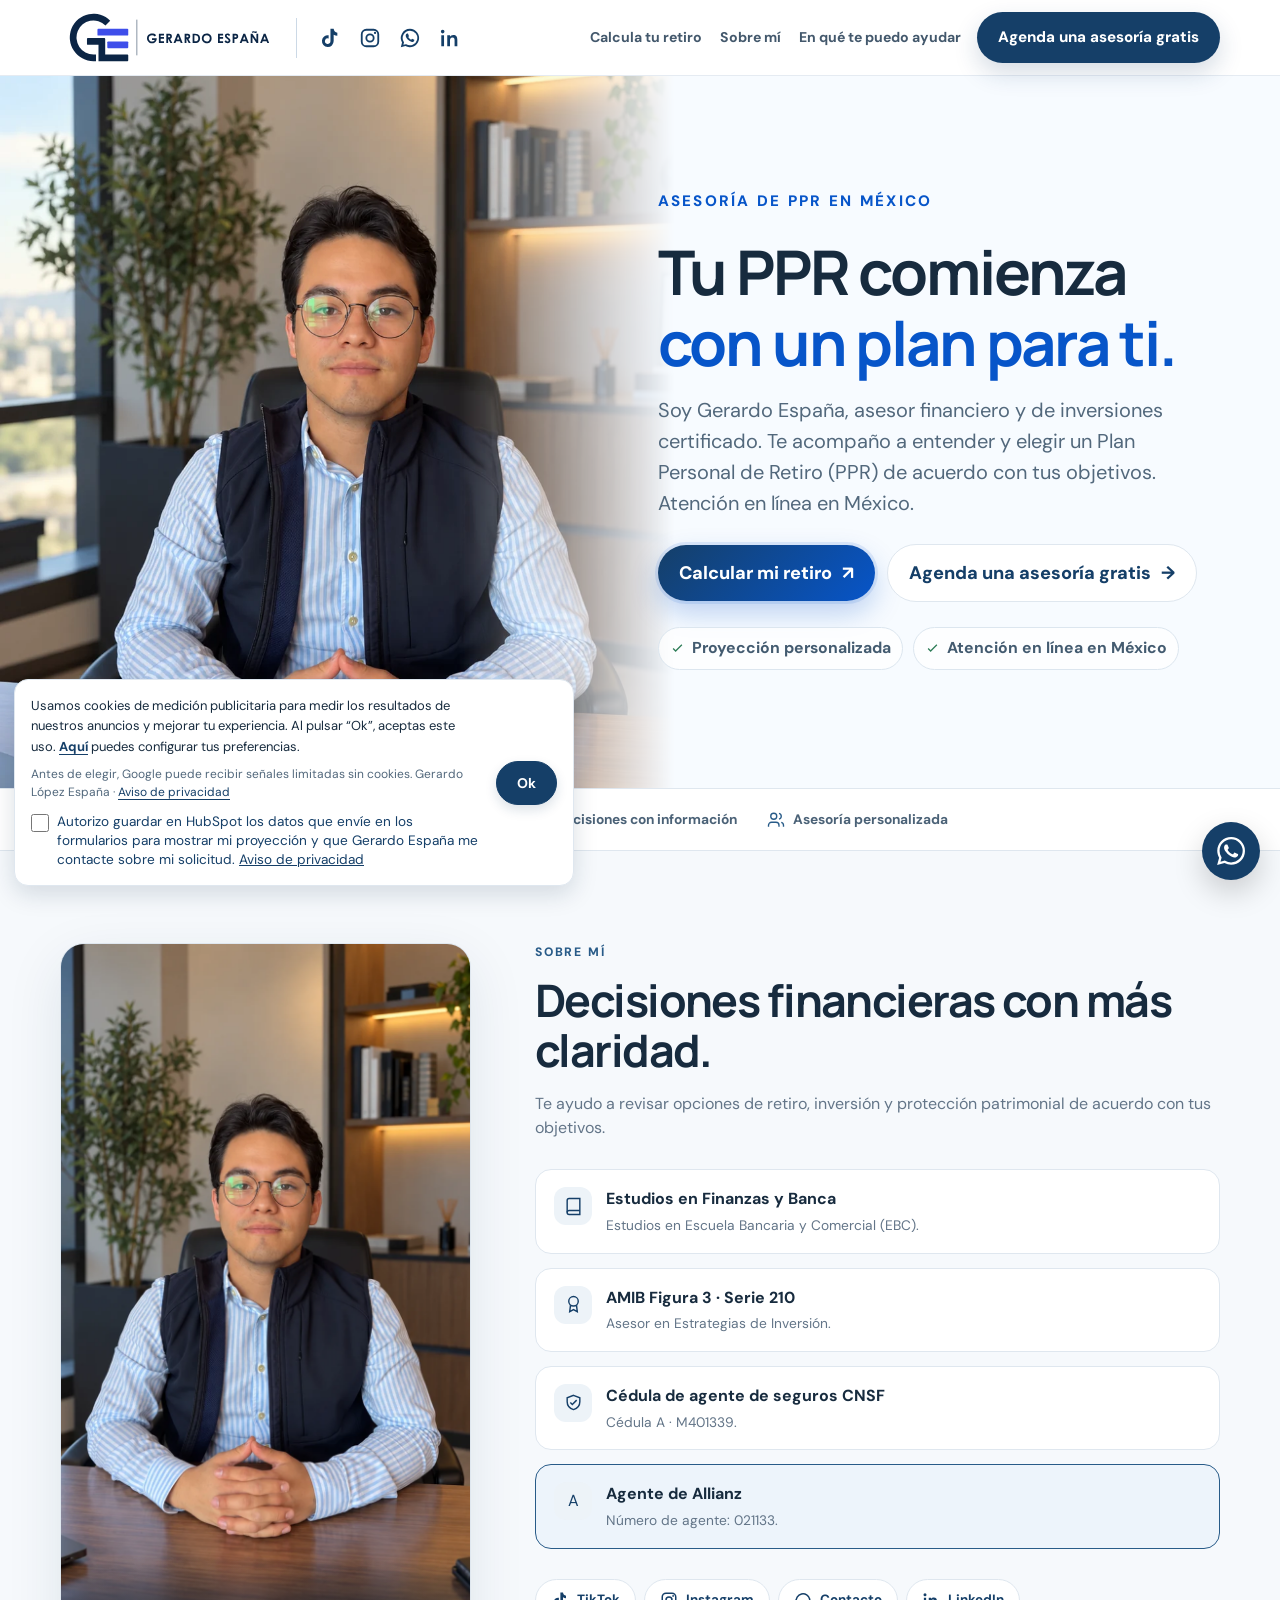
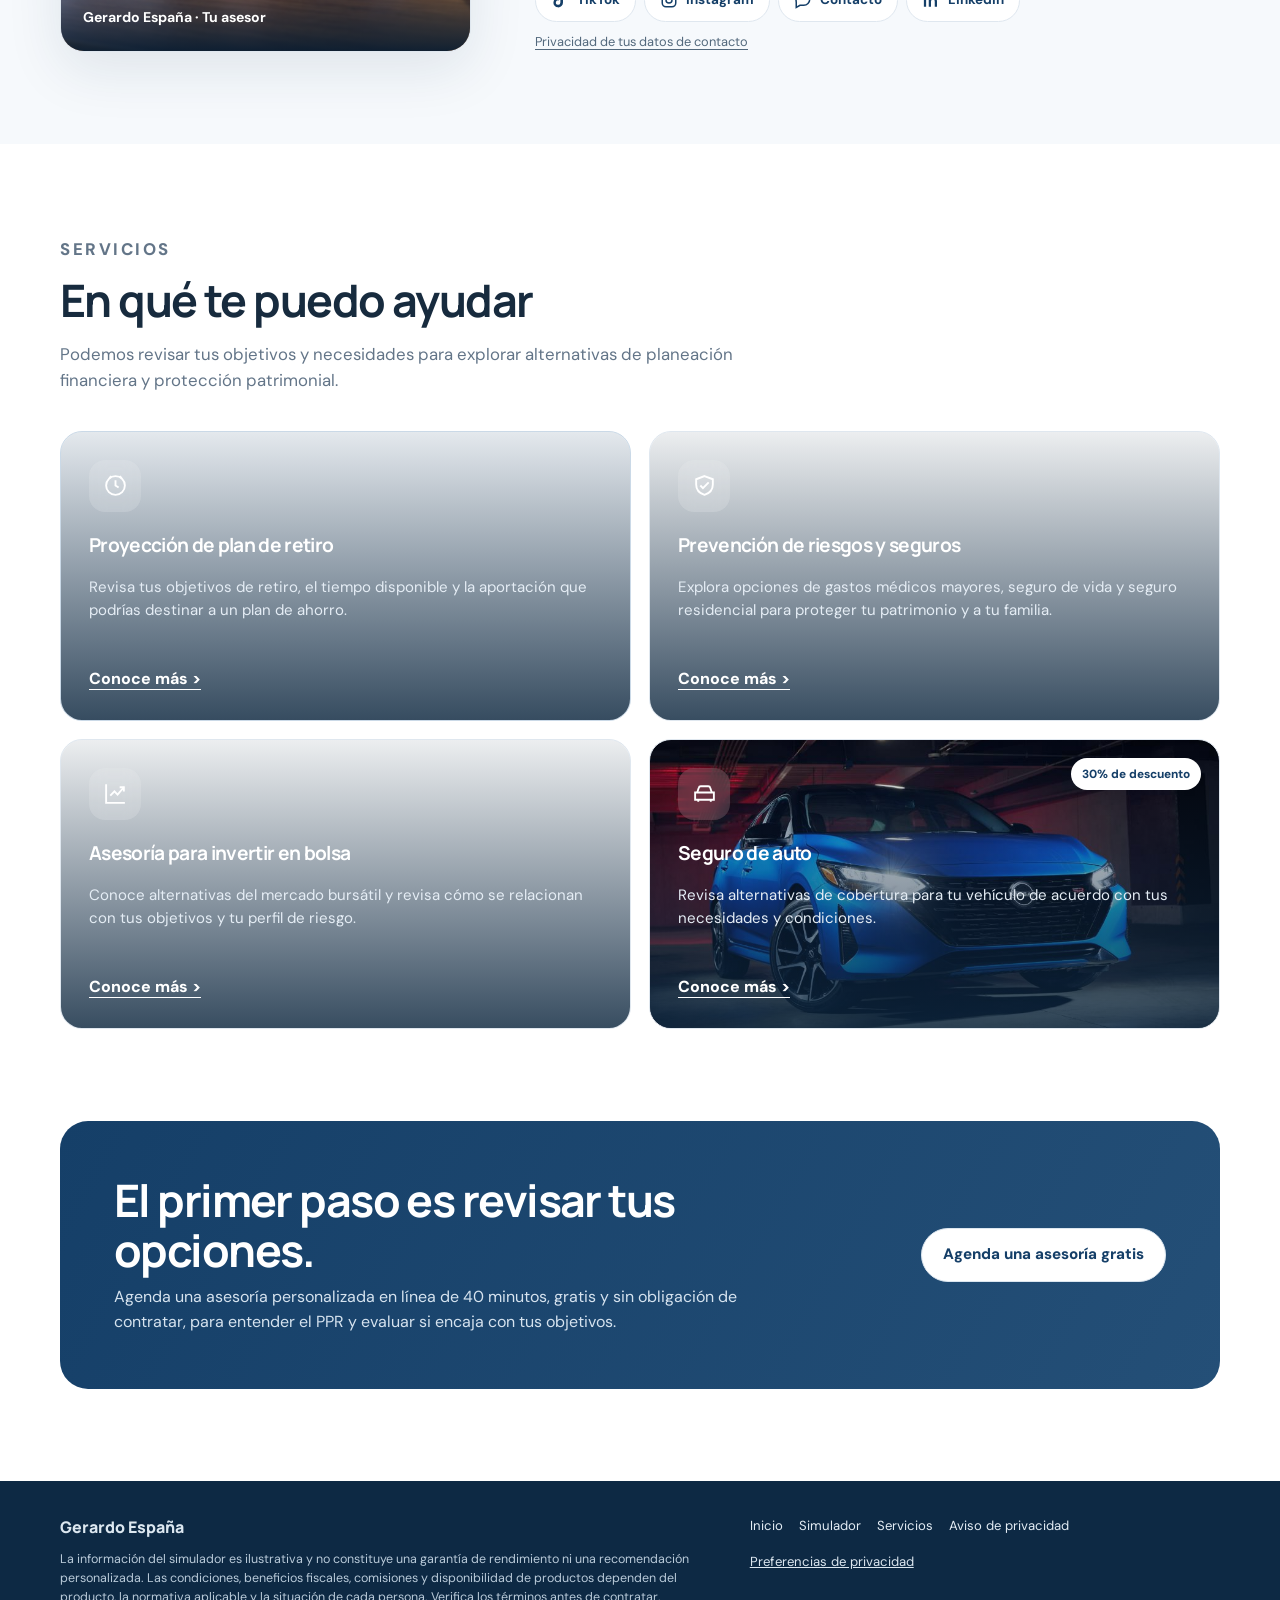
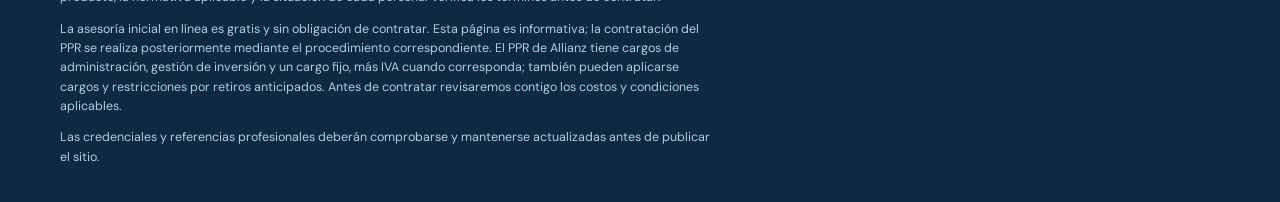
<file: index.html>
<!doctype html>
<html lang="es">
<head>
<meta charset="utf-8">
<meta name="referrer" content="no-referrer">
<!-- Consent defaults must precede every Google tag. -->
<script>
(function(w){
  w.dataLayer=w.dataLayer||[];
  function command(){w.dataLayer.push(arguments);}
  command('consent','default',{
    ad_storage:'denied',analytics_storage:'denied',
    ad_user_data:'denied',ad_personalization:'denied'
  });
})(window);
</script>
<script src="measurement-config.js?v=4"></script>
<script src="measurement-init.js?v=7"></script>
<!-- Google tag (gtag.js) -->
<script async src="https://www.googletagmanager.com/gtag/js?id=AW-18527900519"></script>
<script>
  window.dataLayer = window.dataLayer || [];
  function gtag(){dataLayer.push(arguments);}
  gtag('js', new Date());

  gtag('config', 'AW-18527900519');
</script>
<meta name="viewport" content="width=device-width, initial-scale=1">
<link rel="preload" as="image" href="assets/gerardo-espana-1086.webp" imagesrcset="assets/gerardo-espana-640.webp 640w, assets/gerardo-espana-1086.webp 1086w" imagesizes="(max-width: 900px) 100vw, 56vw" fetchpriority="high">
<meta name="theme-color" content="#153F68">
<title>Gerardo España | Asesoría de PPR en México</title>
<meta name="description" content="Asesoría de PPR en México con Gerardo España. Conoce cómo funciona un Plan Personal de Retiro, simula un escenario y agenda una asesoría en línea.">
<link rel="stylesheet" href="privacy.css?v=6">
<link rel="preconnect" href="https://fonts.googleapis.com">
<link rel="preconnect" href="https://fonts.gstatic.com" crossorigin>
<link href="https://fonts.googleapis.com/css2?family=DM+Sans:wght@400;500;600;700&family=Manrope:wght@400;500;600;700;800&display=swap" rel="stylesheet">
<style>
:root{--navy:#153F68;--navy2:#0e2e4d;--blue:#285b88;--ink:#172b3e;--muted:#637588;--line:#dfe7ef;--pale:#edf3f8;--white:#fff;--green:#25D366;--gold:#b78b4a;--radius:22px;--shadow:0 18px 55px rgba(16,48,78,.10)}
*{box-sizing:border-box}html{scroll-behavior:smooth;scroll-padding-top:86px}body{margin:0;color:var(--ink);font-family:"DM Sans",sans-serif;background:#fff;line-height:1.55}h1,h2,h3,p{margin-top:0}h1,h2,h3{font-family:Manrope,sans-serif;letter-spacing:-.035em}h1{font-size:clamp(2.5rem,5vw,4.6rem);line-height:1.04;margin-bottom:20px}h2{font-size:clamp(2rem,3.5vw,3rem);line-height:1.12;margin-bottom:16px}h3{font-size:1.2rem;line-height:1.25}.container{width:min(1160px,calc(100% - 40px));margin:auto}.eyebrow{font-size:.76rem;text-transform:uppercase;letter-spacing:.15em;font-weight:800;color:var(--blue);margin-bottom:13px}.muted{color:var(--muted)}.btn{display:inline-flex;align-items:center;justify-content:center;gap:10px;border:0;border-radius:999px;padding:14px 21px;text-decoration:none;font-weight:800;font-size:.95rem;cursor:pointer;transition:transform .2s,box-shadow .2s}.btn:hover{transform:translateY(-2px)}.btn-primary{background:var(--navy);color:white;box-shadow:0 10px 24px rgba(21,63,104,.18)}.btn-wa{background:var(--green);color:#073d20;box-shadow:0 10px 24px rgba(37,211,102,.16)}.btn-light{background:white;color:var(--navy);border:1px solid var(--line)}.btn svg{width:19px;height:19px}.site-header{height:76px;position:sticky;top:0;z-index:50;background:rgba(255,255,255,.92);backdrop-filter:blur(16px);border-bottom:1px solid rgba(223,231,239,.8)}.nav{height:100%;display:flex;align-items:center;justify-content:space-between;gap:24px}.brand{display:flex;align-items:center;gap:12px;text-decoration:none;color:var(--navy);font-family:Manrope,sans-serif;font-weight:800;line-height:1.05}.brand-mark{width:40px;height:40px;border-radius:13px;background:var(--navy);color:white;display:grid;place-items:center;font-size:1rem;letter-spacing:-.04em}.brand small{display:block;font-family:"DM Sans",sans-serif;color:var(--muted);font-size:.69rem;font-weight:600;letter-spacing:.02em;margin-top:5px}.nav-links{display:flex;align-items:center;gap:25px}.nav-links a{font-size:.88rem;text-decoration:none;color:#43586c;font-weight:700}.nav-links a:hover{color:var(--navy)}.nav-links .btn{color:white;padding:11px 17px}.menu-toggle{display:none;border:1px solid var(--line);background:white;border-radius:12px;padding:9px 12px;color:var(--navy);font-weight:800}
.hero{padding:66px 0 76px;background:radial-gradient(circle at 88% 6%,#e4eef7 0,transparent 32%),linear-gradient(180deg,#f8fbfe 0,#fff 100%)}.hero-grid{display:grid;grid-template-columns:.9fr 1.1fr;gap:50px;align-items:center}.hero-copy{padding:10px 0}.hero-copy h1 span{color:var(--blue)}.hero-copy p{font-size:1.1rem;max-width:510px;color:#52687c;margin-bottom:25px}.hero-points{display:flex;flex-wrap:wrap;gap:10px;margin-top:25px}.pill{display:inline-flex;gap:7px;align-items:center;border:1px solid #dce6ef;background:rgba(255,255,255,.75);padding:8px 11px;border-radius:999px;color:#435b70;font-size:.8rem;font-weight:700}.pill svg{width:15px;height:15px;color:#2e7d58}.sim-shell{background:white;border:1px solid #dce6ef;border-radius:26px;padding:13px;box-shadow:var(--shadow);overflow:hidden}.sim-top{display:flex;align-items:center;justify-content:space-between;padding:10px 13px 14px;gap:10px}.sim-top strong{font-family:Manrope,sans-serif;font-size:1.04rem;color:var(--navy)}.live-tag{font-size:.7rem;font-weight:800;color:#26724b;background:#e7f7ed;padding:6px 9px;border-radius:999px}.sim-frame{width:100%;height:780px;border:0;display:block;border-radius:16px;background:#f4f7fb}.sim-note{font-size:.75rem;color:#6a7d8e;padding:11px 13px 3px;margin:0}
.trust-strip{padding:20px 0;border-top:1px solid var(--line);border-bottom:1px solid var(--line);background:white}.trust-items{display:flex;justify-content:center;gap:30px;flex-wrap:wrap;color:#4b6277;font-size:.86rem;font-weight:700}.trust-items span{display:flex;align-items:center;gap:8px}.trust-items svg{width:18px;height:18px;color:var(--blue)}
section.content-section{padding:92px 0}.section-heading{max-width:710px;margin-bottom:38px}.section-heading p{font-size:1.05rem;color:var(--muted)}.about{background:#f6f9fc}.about-grid{display:grid;grid-template-columns:.75fr 1.25fr;gap:64px;align-items:start}.profile-card{border-radius:26px;padding:28px;background:linear-gradient(145deg,var(--navy),var(--navy2));color:white;min-height:300px;display:flex;flex-direction:column;justify-content:space-between;box-shadow:var(--shadow)}.profile-monogram{width:78px;height:78px;border:1px solid rgba(255,255,255,.35);background:rgba(255,255,255,.1);border-radius:24px;display:grid;place-items:center;font:800 1.6rem Manrope,sans-serif}.profile-card h3{font-size:1.6rem;margin:22px 0 7px}.profile-card p{color:#d8e5f0;margin:0}.credential-list{display:grid;gap:14px;margin:28px 0 30px}.credential{display:flex;gap:14px;align-items:flex-start;padding:17px 18px;background:white;border:1px solid var(--line);border-radius:16px}.credential-icon{width:38px;height:38px;flex:0 0 38px;background:var(--pale);color:var(--navy);border-radius:12px;display:grid;place-items:center}.credential-icon svg{width:19px;height:19px}.credential strong{display:block;margin-bottom:3px}.credential p{font-size:.9rem;color:var(--muted);margin:0}
.services{background:white}.services-grid{display:grid;grid-template-columns:repeat(2,1fr);gap:18px}.service-card{border:1px solid var(--line);border-radius:22px;padding:28px;background:white;display:flex;flex-direction:column;min-height:255px;transition:box-shadow .2s,transform .2s}.service-card:hover{box-shadow:var(--shadow);transform:translateY(-3px)}.service-icon{width:52px;height:52px;display:grid;place-items:center;background:var(--pale);border-radius:16px;color:var(--navy);margin-bottom:21px}.service-icon svg{width:25px;height:25px}.service-card p{color:var(--muted);font-size:.94rem;flex:1}.service-card .btn{align-self:flex-start;margin-top:8px}.service-card.featured{background:#f6f9fc;border-color:#cad9e7}
.cta-band{padding:0 0 92px}.cta-inner{background:linear-gradient(120deg,#153f68,#244f77);color:white;border-radius:28px;padding:clamp(28px,5vw,54px);display:flex;align-items:center;justify-content:space-between;gap:30px}.cta-inner h2{max-width:660px;margin-bottom:10px}.cta-inner p{color:#d6e3ef;margin:0;max-width:650px}.cta-inner .btn{flex-shrink:0}.site-footer{background:#0d2944;color:#dce7f0;padding:35px 0}.footer-inner{display:flex;justify-content:space-between;gap:30px;align-items:flex-start}.footer-brand{font:800 1rem Manrope,sans-serif}.footer-note{font-size:.78rem;max-width:700px;color:#b9cad9;margin:12px 0 0}.footer-links{display:flex;gap:16px;flex-wrap:wrap}.footer-links a{color:#e4edf5;text-decoration:none;font-size:.82rem}.wa-float{position:fixed;right:20px;bottom:20px;z-index:60;width:58px;height:58px;border-radius:50%;background:var(--green);color:#064b25;display:grid;place-items:center;box-shadow:0 12px 30px rgba(0,0,0,.18);text-decoration:none}.wa-float svg{width:28px;height:28px}
@media(max-width:900px){.hero-grid,.about-grid{grid-template-columns:1fr;gap:30px}.hero{padding-top:42px}.hero-copy{max-width:700px}.sim-frame{height:850px}.profile-card{min-height:240px}.nav-links{gap:15px}.nav-links a:not(.btn){display:none}}
@media(max-width:620px){.container{width:min(100% - 28px,1160px)}.site-header{height:68px}.brand-mark{width:36px;height:36px}.nav-links{display:none;position:absolute;left:14px;right:14px;top:62px;background:white;border:1px solid var(--line);border-radius:16px;padding:14px;box-shadow:var(--shadow);flex-direction:column;align-items:stretch}.nav-links.open{display:flex}.nav-links a:not(.btn){display:block;padding:8px}.menu-toggle{display:block}.hero{padding:32px 0 48px}.hero-grid{gap:28px}.hero-copy p{font-size:1rem}.sim-shell{padding:8px;border-radius:20px}.sim-frame{height:920px}.sim-top{padding:9px 8px 12px}.content-section{padding:64px 0!important}.section-heading{margin-bottom:26px}.services-grid{grid-template-columns:1fr}.service-card{padding:23px;min-height:0}.cta-band{padding-bottom:64px}.cta-inner{align-items:flex-start;flex-direction:column;border-radius:22px}.footer-inner{flex-direction:column}.wa-float{right:14px;bottom:14px;width:54px;height:54px}}

.calc-form{display:grid;grid-template-columns:1fr 1fr;gap:14px;padding:12px 13px 20px}
.calc-form label{font-weight:700;color:#344b60;font-size:.84rem;display:grid;gap:7px}
.calc-form input{width:100%;min-width:0;border:1px solid #d2deea;background:#fbfdff;border-radius:12px;padding:13px 12px;font:600 1rem "DM Sans",sans-serif;color:var(--ink);outline-color:#5a86ad}
.calc-form label:nth-child(3){grid-column:1/-1}
.money-input{display:flex;align-items:center;border:1px solid #d2deea;background:#fbfdff;border-radius:12px;padding:0 11px;gap:7px}
.money-input input{border:0;background:transparent;padding-left:0;padding-right:0;outline:none}
.money-input b,.money-input small{color:#72879a;font-weight:700}
.calc-btn{grid-column:1/-1;width:100%;border-radius:13px;min-height:51px}
.retirement-result{background:linear-gradient(145deg,#153f68,#0e2e4d);border-radius:20px;color:white;padding:24px 22px 22px;margin:0 8px 8px;text-align:center}
.result-label{font-size:.9rem;color:#d6e5f2;font-weight:700;margin:0 0 5px}
.retirement-amount{font:800 clamp(2.6rem,5.1vw,4.3rem)/1.05 Manrope,sans-serif;letter-spacing:-.06em;color:#fff;overflow-wrap:anywhere;margin:6px 0 9px}
.result-caption{color:#d6e5f2;font-size:.78rem;margin:0 auto 12px;max-width:390px}
.mini-chart-wrap{height:95px;margin:0 auto 13px;max-width:440px}
#miniGrowthChart{width:100%;height:100%;display:block}
.result-cta{width:100%;font-size:.87rem;padding:13px 12px}
.sim-disclaimer{text-align:left;font-size:.78rem;line-height:1.65;color:#53677a;margin-top:18px;padding-top:14px;border-top:1px solid var(--line)}
.sim-disclaimer p{margin:0 0 10px}
.simulator-chart{display:none;height:140px;max-width:100%;margin:12px auto}
.simulator-chart.is-visible{display:block}
.calculating-message{margin:12px 0;color:var(--navy)}
.service-card{position:relative;overflow:hidden}
.service-card.has-photo{background-size:cover;background-position:center;color:#fff;min-height:290px;justify-content:flex-end}
.service-card.has-photo:before{content:"";position:absolute;inset:0;background:linear-gradient(180deg,rgba(12,38,62,.08) 0%,rgba(12,38,62,.82) 100%)}
.service-card.has-photo>*{position:relative;z-index:1}
.service-card.has-photo .service-icon{background:rgba(255,255,255,.15);color:white;backdrop-filter:blur(8px)}
.service-card.has-photo p{color:#e5edf5}.service-card.has-photo h3{color:white}
@media(max-width:620px){.calc-form{grid-template-columns:1fr;padding:10px 8px 16px}.calc-form label:nth-child(3),.calc-btn{grid-column:auto}.retirement-result{padding:23px 15px;margin:0 2px 4px}.retirement-amount{font-size:clamp(2.35rem,11vw,3.4rem)}}


.calculating-message{font-weight:700;color:#dceafa;padding:12px 8px;margin:0}.progress-track{display:block;height:7px;background:rgba(255,255,255,.2);border-radius:99px;margin-top:10px;overflow:hidden}.progress-track i{display:block;width:0;height:100%;background:#a7d9ff;border-radius:99px;transition:width .12s linear}
/* Modal del simulador */
.sim-shell#simulador{display:none;position:fixed;z-index:1002;left:50%;top:50%;transform:translate(-50%,-50%);width:min(1100px,calc(100vw - 32px));max-height:calc(100vh - 32px);overflow:auto;border-radius:24px;padding:18px;box-shadow:0 30px 100px rgba(5,25,45,.35)}
.sim-shell#simulador.is-open{display:block}
body.modal-active{overflow:hidden}
body.modal-active:after{content:"";position:fixed;inset:0;background:rgba(7,24,43,.68);backdrop-filter:blur(5px);z-index:1001}
.modal-close{position:sticky;top:0;float:right;border:0;background:#edf3f8;color:#153f68;border-radius:999px;width:40px;height:40px;font-size:1.5rem;cursor:pointer;z-index:2}
.hero-grid{grid-template-columns:1fr 1fr}
.hero-photo{width:100%;height:560px;object-fit:cover;border-radius:4px 4px 70px 4px;box-shadow:var(--shadow)}
.hero-copy h1 span{color:#0755c9}
.hero-copy .eyebrow{color:#0755c9}
.profile-card{background:#153f68 url('gerardo-espana.png') center 25%/cover no-repeat;min-height:420px;display:flex;align-items:flex-end;padding:28px;border-radius:22px;overflow:hidden;position:relative;color:white}
.profile-card:before{content:"";position:absolute;inset:0;background:linear-gradient(180deg,transparent 30%,rgba(5,26,48,.88))}
.profile-card>*{position:relative;z-index:1}
.profile-monogram{display:none}
.profile-card p,.profile-card h3{color:white}
.btn-wa{background:#fff;color:#153f68;border:1px solid #dce6ef;box-shadow:none}
.btn-wa:hover{background:#edf3f8}
@media(max-width:760px){.hero-grid{grid-template-columns:1fr}.hero-photo{height:420px;grid-row:2}.sim-shell#simulador{padding:10px}.retirement-result{margin:0}.calc-form{grid-template-columns:1fr}.calc-form label:nth-child(3),.calc-btn{grid-column:auto}}

[hidden]{display:none!important}.simulator-chart.is-visible{height:200px;max-width:640px}.service-card a:after{content:"";position:absolute;inset:0}.service-card .btn{position:static}.service-card:focus-within{outline:3px solid #285b88}.wa-float{background:var(--navy);color:white}dialog{border:1px solid var(--line);border-radius:24px;padding:28px;width:min(520px,calc(100% - 28px));max-height:90dvh;overflow:auto;color:var(--ink)}dialog::backdrop{background:rgba(7,24,43,.68)}dialog textarea{width:100%;min-height:140px;padding:12px;font:inherit;border:1px solid var(--line);border-radius:12px}dialog .btn{margin-top:16px}.sim-shell#simulador{max-height:calc(100dvh - 24px)}:focus-visible{outline:3px solid #5499cf;outline-offset:4px}@media(prefers-reduced-motion:reduce){*{scroll-behavior:auto!important;transition:none!important}}
.social-links{display:flex;align-items:center;gap:8px}.social-links .social-link{display:inline-flex!important;align-items:center;justify-content:center;gap:8px;min-width:40px;min-height:40px;border:1px solid var(--line);border-radius:999px;color:var(--navy);text-decoration:none;background:white;padding:9px;font-size:.84rem;font-weight:700}.social-link svg{width:18px;height:18px;flex-shrink:0}.social-links .social-link:hover{background:var(--pale);border-color:#9eb9d1}.social-chips{flex-wrap:wrap;margin:0 0 24px}.social-chips .social-link{padding:10px 15px}.nav-links{gap:16px}.social-header{flex-shrink:0}@media(min-width:621px) and (max-width:1200px){.nav-links>a:not(.btn){display:none}}@media(max-width:620px){.social-header{justify-content:flex-start;border-top:1px solid var(--line);padding-top:12px}}
</style>
<link rel="stylesheet" href="updates.css?v=9">
<link rel="icon" type="image/x-icon" href="assets/favicon-ge-white.ico">
<link rel="icon" type="image/png" sizes="160x160" href="assets/favicon-ge-white.png">
<link rel="stylesheet" href="projection-lead.css?v=9">
</head>
<body>
<header class="site-header">
  <div class="container nav">
    <a class="brand" href="#inicio" data-ui-id="nav_logo" aria-label="Gerardo España, inicio"><img src="assets/logo-barra.svg" width="220" height="63" alt="Gerardo España" class="brand-logo"></a>
<div class="social-links social-header" aria-label="Perfiles de Gerardo España"><a class="social-link" data-ui-id="social_header_tiktok" href="https://www.tiktok.com/@ger.espana" target="_blank" rel="noopener noreferrer" aria-label="TikTok de Gerardo España (abre en otra pestaña)" title="TikTok"><svg viewBox="0 0 24 24" fill="currentColor" aria-hidden="true"><path d="M16 2c.3 2.5 1.7 4 4 4.2v3.4a8 8 0 0 1-4-1.2v7a6.4 6.4 0 1 1-5.5-6.3v3.5a3 3 0 1 0 2 2.8V2z"/></svg></a><a class="social-link" data-ui-id="social_header_instagram" href="https://www.instagram.com/ger.espana/" target="_blank" rel="noopener noreferrer" aria-label="Instagram de Gerardo España (abre en otra pestaña)" title="Instagram"><svg viewBox="0 0 24 24" fill="currentColor" aria-hidden="true"><rect x="3" y="3" width="18" height="18" rx="5" fill="none" stroke="currentColor" stroke-width="2"/><circle cx="12" cy="12" r="4" fill="none" stroke="currentColor" stroke-width="2"/><circle cx="17.5" cy="6.5" r="1.2"/></svg></a><a class="social-link" href="https://wa.me/message/42SOTDUOUMFGK1" data-wa-social data-measure-location="header" data-measure-id="wa_header_social" target="_blank" rel="noopener noreferrer" aria-label="WhatsApp de Gerardo España (abre en otra pestaña)" title="WhatsApp"><svg viewBox="0 0 24 24" fill="currentColor" aria-hidden="true"><path d="M12 2a10 10 0 0 0-8.7 15L2 22l5-1.3A10 10 0 1 0 12 2zm0 2a8 8 0 1 1-4.1 14.9l-.4-.2-2.7.7.7-2.7-.2-.4A8 8 0 0 1 12 4zm-3.2 3c-.4 0-1.5.8-1.5 2.4 0 2.6 3.7 6.5 6.8 7 .8.2 2.2-.5 2.5-1.4l.1-1-2.5-1.2-.9 1.1c-1.4-.5-2.6-1.6-3.2-2.9l.8-1L9.8 7z"/></svg></a><a class="social-link" data-ui-id="social_header_linkedin" href="https://www.linkedin.com/in/gerardo-espa%C3%B1a" target="_blank" rel="noopener noreferrer" aria-label="LinkedIn de Gerardo España (abre en otra pestaña)" title="LinkedIn"><svg viewBox="0 0 24 24" fill="currentColor" aria-hidden="true"><path d="M4 3a2 2 0 1 0 0 4 2 2 0 0 0 0-4zM2.5 9h3v12h-3zM9 9h3v1.6c.7-1.1 1.8-1.9 3.6-1.9 3.3 0 4.4 2.1 4.4 5.3v7h-3v-6.2c0-1.9-.1-3.4-2.3-3.4S12 13.1 12 14.7V21H9z"/></svg></a></div>
    <button class="menu-toggle" id="menuToggle" aria-expanded="false" aria-label="Abrir menú">Menú</button>
    <nav class="nav-links" id="navLinks">
      <a href="simulador/" data-simulator-link data-measure-location="header">Calcula tu retiro</a>
      <a href="#sobre-mi" data-ui-id="nav_about">Sobre mí</a>
      <a href="#servicios" data-ui-id="nav_services">En qué te puedo ayudar</a>


    </nav>
    <a class="btn btn-primary header-cta" href="#" data-lead="advisory" data-measure-location="header" data-measure-id="wa_header_advisory">Agenda una asesoría gratis</a>
  </div>
</header>
<main>
<section class="hero" id="inicio">
  <div class="container hero-grid">
    <div class="hero-copy">
      <p class="eyebrow">Asesoría de PPR en México</p>
      <h1>Tu PPR comienza <span>con un plan para ti.</span></h1>
      <p>Soy Gerardo España, asesor financiero y de inversiones certificado. Te acompaño a entender y elegir un Plan Personal de Retiro (PPR) de acuerdo con tus objetivos. Atención en línea en México.</p>
      <a class="btn btn-primary" href="simulador/" data-open-sim data-simulator-link data-measure-location="hero">Calcular mi retiro <span aria-hidden="true">↗</span></a>
      <a class="btn btn-light" href="#" data-lead="advisory" data-measure-location="hero" data-measure-id="wa_hero_advisory">Agenda una asesoría gratis <span aria-hidden="true">→</span></a>
      <div class="hero-points">
        <span class="pill"><svg viewBox="0 0 24 24" fill="none" stroke="currentColor" stroke-width="2"><path d="m5 12 4 4L19 6"/></svg>Proyección personalizada</span>
        <span class="pill"><svg viewBox="0 0 24 24" fill="none" stroke="currentColor" stroke-width="2"><path d="m5 12 4 4L19 6"/></svg>Atención en línea en México</span>
      </div>
    </div>
    <img class="hero-photo" src="assets/gerardo-espana-1086.webp" srcset="assets/gerardo-espana-640.webp 640w, assets/gerardo-espana-1086.webp 1086w" sizes="(max-width: 900px) 100vw, 56vw" width="1086" height="1448" loading="eager" fetchpriority="high" decoding="async" alt="Gerardo España, asesor financiero y patrimonial">

  </div>
</section>
<div class="trust-strip">
  <div class="container trust-items">
    <span><svg viewBox="0 0 24 24" fill="none" stroke="currentColor" stroke-width="1.8"><path d="M12 3 20 6v5c0 5-3.4 8.5-8 10-4.6-1.5-8-5-8-10V6z"/><path d="m8 12 2.5 2.5L16 9"/></svg>Planeación financiera</span>
    <span><svg viewBox="0 0 24 24" fill="none" stroke="currentColor" stroke-width="1.8"><path d="M4 19V5m0 14h16"/><path d="m7 15 4-4 3 2 5-7"/></svg>Decisiones con información</span>
    <span><svg viewBox="0 0 24 24" fill="none" stroke="currentColor" stroke-width="1.8"><path d="M16 21v-2a4 4 0 0 0-4-4H6a4 4 0 0 0-4 4v2"/><circle cx="9" cy="7" r="4"/><path d="M22 21v-2a4 4 0 0 0-3-3.87M16 3.13a4 4 0 0 1 0 7.75"/></svg>Asesoría personalizada</span>
  </div>
</div>
<section class="content-section about" id="sobre-mi">
  <div class="container about-grid">
    <div class="profile-viewer" id="profileViewer" aria-label="Fotografía y documentos profesionales">
      <div class="profile-track" id="profileTrack">
        <figure class="profile-slide" aria-hidden="false"><img src="assets/gerardo-espana-1086.webp" srcset="assets/gerardo-espana-640.webp 640w, assets/gerardo-espana-1086.webp 1086w" sizes="(max-width: 900px) 100vw, 40vw" width="1086" height="1448" loading="lazy" decoding="async" alt="Gerardo España, asesor financiero y patrimonial"><figcaption>Gerardo España · Tu asesor</figcaption></figure>
        <figure class="profile-slide" aria-hidden="true" inert><img src="assets/foto-birrete.jpg" alt="Gerardo España con birrete en la Escuela Bancaria y Comercial" loading="lazy"><figcaption>Estudios en Escuela Bancaria y Comercial</figcaption></figure>
        <figure class="profile-slide document-slide" aria-hidden="true" inert><button type="button" class="document-open" data-document="amib" aria-label="Ampliar certificado AMIB"><img src="assets/certificado-amib.png" alt="Certificado AMIB de Gerardo Lopez España, Serie 210. Del 4 de junio de 2026 al 4 de junio de 2029." loading="lazy"></button><figcaption>AMIB · Serie 210 <button type="button" class="document-open" data-document="amib" aria-label="Ampliar certificado AMIB">Ampliar documento</button></figcaption></figure>
        <figure class="profile-slide document-slide cnsf-document" aria-hidden="true" inert><div class="cnsf-pages" tabindex="0" role="region" aria-label="Cédula CNSF, dos caras; desplázate para ver ambas"><button type="button" class="document-open" data-document="cnsf" aria-label="Ampliar cédula CNSF"><img src="assets/cedula-cnsf-1.png" alt="Frente de la cédula CNSF de Gerardo López España, categoría A: Riesgos personales y familiares. CURP y RFC omitidos." loading="lazy"><img src="assets/cedula-cnsf-2.png" alt="Reverso de la cédula CNSF M401339. Vigencia indicada del 21 de octubre de 2025 al 21 de octubre de 2028. QR omitido." loading="lazy"></button></div><figcaption>CNSF · Cédula A · M401339 <button type="button" class="document-open" data-document="cnsf" aria-label="Ampliar cédula CNSF">Ampliar ambas caras</button></figcaption></figure>
      </div><p class="sr-only" id="profileStatus" aria-live="polite">Fotografía de Gerardo España</p>
    </div>
    <div>
      <p class="eyebrow">Sobre mí</p>
      <h2>Decisiones financieras con más claridad.</h2>
      <p class="muted">Te ayudo a revisar opciones de retiro, inversión y protección patrimonial de acuerdo con tus objetivos.</p>
      <div class="credential-list">
        <button type="button" class="credential" data-profile="1" aria-controls="profileTrack" aria-pressed="false"><span class="credential-icon"><svg viewBox="0 0 24 24" fill="none" stroke="currentColor" stroke-width="1.8"><path d="M4 19.5A2.5 2.5 0 0 1 6.5 17H20"/><path d="M6.5 2H20v20H6.5A2.5 2.5 0 0 1 4 19.5v-15A2.5 2.5 0 0 1 6.5 2z"/></svg></span><span class="credential-copy"><strong>Estudios en Finanzas y Banca</strong><span class="credential-description">Estudios en Escuela Bancaria y Comercial (EBC).</span></span></button>
        <button type="button" class="credential" data-profile="2" aria-controls="profileTrack" aria-pressed="false"><span class="credential-icon"><svg viewBox="0 0 24 24" fill="none" stroke="currentColor" stroke-width="1.8"><circle cx="12" cy="8" r="6"/><path d="m8.2 13-1 8 4.8-2.5 4.8 2.5-1-8"/></svg></span><span class="credential-copy"><strong>AMIB Figura 3 · Serie 210</strong><span class="credential-description">Asesor en Estrategias de Inversión.</span></span></button>
        <button type="button" class="credential" data-profile="3" aria-controls="profileTrack" aria-pressed="false"><span class="credential-icon"><svg viewBox="0 0 24 24" fill="none" stroke="currentColor" stroke-width="1.8"><path d="M12 3 20 6v5c0 5-3.4 8.5-8 10-4.6-1.5-8-5-8-10V6z"/><path d="m8 12 2.5 2.5L16 9"/></svg></span><span class="credential-copy"><strong>Cédula de agente de seguros CNSF</strong><span class="credential-description">Cédula A · M401339.</span></span></button>
        <button type="button" class="credential" data-profile="0" aria-controls="profileTrack" aria-pressed="true"><span class="credential-icon">A</span><span class="credential-copy"><strong>Agente de Allianz</strong><span class="credential-description">Número de agente: 021133.</span></span></button>
      </div>
<div class="social-links social-chips" aria-label="Perfiles de Gerardo España"><a class="social-link" data-ui-id="social_about_tiktok" href="https://www.tiktok.com/@ger.espana" target="_blank" rel="noopener noreferrer" aria-label="TikTok de Gerardo España (abre en otra pestaña)" title="TikTok"><svg viewBox="0 0 24 24" fill="currentColor" aria-hidden="true"><path d="M16 2c.3 2.5 1.7 4 4 4.2v3.4a8 8 0 0 1-4-1.2v7a6.4 6.4 0 1 1-5.5-6.3v3.5a3 3 0 1 0 2 2.8V2z"/></svg><span>TikTok</span></a><a class="social-link" data-ui-id="social_about_instagram" href="https://www.instagram.com/ger.espana/" target="_blank" rel="noopener noreferrer" aria-label="Instagram de Gerardo España (abre en otra pestaña)" title="Instagram"><svg viewBox="0 0 24 24" fill="currentColor" aria-hidden="true"><rect x="3" y="3" width="18" height="18" rx="5" fill="none" stroke="currentColor" stroke-width="2"/><circle cx="12" cy="12" r="4" fill="none" stroke="currentColor" stroke-width="2"/><circle cx="17.5" cy="6.5" r="1.2"/></svg><span>Instagram</span></a><a class="social-link" href="#projectionLeadDialog" data-lead="advisory" data-measure-location="about" data-measure-id="wa_about_social" aria-label="Contactar a Gerardo España" title="Contacto"><svg viewBox="0 0 24 24" fill="none" stroke="currentColor" stroke-width="2" aria-hidden="true"><path d="M21 11a8 8 0 0 1-8 8H8l-5 3v-7a8 8 0 1 1 18-4Z"/></svg><span>Contacto</span></a><a class="social-link" data-ui-id="social_about_linkedin" href="https://www.linkedin.com/in/gerardo-espa%C3%B1a" target="_blank" rel="noopener noreferrer" aria-label="LinkedIn de Gerardo España (abre en otra pestaña)" title="LinkedIn"><svg viewBox="0 0 24 24" fill="currentColor" aria-hidden="true"><path d="M4 3a2 2 0 1 0 0 4 2 2 0 0 0 0-4zM2.5 9h3v12h-3zM9 9h3v1.6c.7-1.1 1.8-1.9 3.6-1.9 3.3 0 4.4 2.1 4.4 5.3v7h-3v-6.2c0-1.9-.1-3.4-2.3-3.4S12 13.1 12 14.7V21H9z"/></svg><span>LinkedIn</span></a></div>
<p class="privacy-access"><a class="privacy-link" href="aviso-de-privacidad.html">Privacidad de tus datos de contacto</a></p>
    </div>
  </div>
</section>
<section class="content-section services" id="servicios">
  <div class="container">
    <div class="section-heading">
      <p class="eyebrow">Servicios</p>
      <h2>En qué te puedo ayudar</h2>
      <p>Podemos revisar tus objetivos y necesidades para explorar alternativas de planeación financiera y protección patrimonial.</p>
    </div>
    <div class="services-grid">
      <article class="service-card featured has-photo" style="background-image:url(https://images.unsplash.com/photo-1454165804606-c3d57bc86b40?auto=format&fit=crop&w=1000&q=85)">
        <div class="service-icon"><svg viewBox="0 0 24 24" fill="none" stroke="currentColor" stroke-width="1.8"><circle cx="12" cy="12" r="9"/><path d="M12 7v5l3 2"/><path d="M8 3 6 5M16 3l2 2"/></svg></div>
        <h3>Proyección de plan de retiro</h3>
        <p>Revisa tus objetivos de retiro, el tiempo disponible y la aportación que podrías destinar a un plan de ahorro.</p>
        <a class="service-link" href="simulador/" data-simulator-link data-measure-location="services">Conoce más <span aria-hidden="true">&gt;</span></a>
      </article>
      <article class="service-card has-photo" style="background-image:url(https://images.unsplash.com/photo-1511895426328-dc8714191300?auto=format&fit=crop&w=1000&q=85)">
        <div class="service-icon"><svg viewBox="0 0 24 24" fill="none" stroke="currentColor" stroke-width="1.8"><path d="M12 3 20 6v5c0 5-3.4 8.5-8 10-4.6-1.5-8-5-8-10V6z"/><path d="m8 12 2.5 2.5L16 9"/></svg></div>
        <h3>Prevención de riesgos y seguros</h3>
        <p>Explora opciones de gastos médicos mayores, seguro de vida y seguro residencial para proteger tu patrimonio y a tu familia.</p>
        <a class="service-link" href="#" data-wa-direct="seguros" data-measure-location="services" data-measure-id="wa_insurance_card">Conoce más <span aria-hidden="true">&gt;</span></a>
      </article>
      <article class="service-card has-photo" style="background-image:url(https://images.unsplash.com/photo-1611974789855-9c2a0a7236a3?auto=format&fit=crop&w=1000&q=85)">
        <div class="service-icon"><svg viewBox="0 0 24 24" fill="none" stroke="currentColor" stroke-width="1.8"><path d="M3 3v18h18"/><path d="m7 14 4-4 3 3 6-7"/><path d="M16 6h4v4"/></svg></div>
        <h3>Asesoría para invertir en bolsa</h3>
        <p>Conoce alternativas del mercado bursátil y revisa cómo se relacionan con tus objetivos y tu perfil de riesgo.</p>
        <a class="service-link" href="#" data-wa-direct="bolsa" data-measure-location="services" data-measure-id="wa_investments_card">Conoce más <span aria-hidden="true">&gt;</span></a>
      </article>
      <article class="service-card has-photo" style="background-image:url(assets/sentra-2024.jpg)">
        <div class="service-icon"><svg viewBox="0 0 24 24" fill="none" stroke="currentColor" stroke-width="1.8"><path d="m5 11 1.5-4.5A2 2 0 0 1 8.4 5h7.2a2 2 0 0 1 1.9 1.5L19 11"/><path d="M3 11h18v7H3z"/><path d="M6 18v2m12-2v2M6 14h.01M18 14h.01"/></svg></div>
        <span class="discount-badge">30% de descuento</span><h3>Seguro de auto</h3>
        <p>Revisa alternativas de cobertura para tu vehículo de acuerdo con tus necesidades y condiciones.</p>
        <a class="service-link" href="#" data-wa-direct="auto" data-measure-location="services" data-measure-id="wa_auto_card">Conoce más <span aria-hidden="true">&gt;</span></a>
      </article>
    </div>
  </div>
</section>
<section class="cta-band">
  <div class="container cta-inner">
    <div><h2>El primer paso es revisar tus opciones.</h2><p>Agenda una asesoría personalizada en línea de 40 minutos, gratis y sin obligación de contratar, para entender el PPR y evaluar si encaja con tus objetivos.</p></div>
    <a class="btn btn-wa" href="#" data-lead="advisory" data-measure-location="cta_band" data-measure-id="wa_cta_advisory">Agenda una asesoría gratis</a>
  </div>
</section>
</main>
<footer class="site-footer">
  <div class="container footer-inner">
    <div><div class="footer-brand">Gerardo España</div><p class="footer-note">La información del simulador es ilustrativa y no constituye una garantía de rendimiento ni una recomendación personalizada. Las condiciones, beneficios fiscales, comisiones y disponibilidad de productos dependen del producto, la normativa aplicable y la situación de cada persona. Verifica los términos antes de contratar.</p><p class="footer-note">La asesoría inicial en línea es gratis y sin obligación de contratar. Esta página es informativa; la contratación del PPR se realiza posteriormente mediante el procedimiento correspondiente. El PPR de Allianz tiene cargos de administración, gestión de inversión y un cargo fijo, más IVA cuando corresponda; también pueden aplicarse cargos y restricciones por retiros anticipados. Antes de contratar revisaremos contigo los costos y condiciones aplicables.</p><p class="footer-note">Las credenciales y referencias profesionales deberán comprobarse y mantenerse actualizadas antes de publicar el sitio.</p></div>
    <div class="footer-links"><a href="#inicio" data-ui-id="footer_home">Inicio</a><a href="simulador/" data-simulator-link data-measure-location="footer">Simulador</a><a href="#servicios" data-ui-id="footer_services">Servicios</a><a href="aviso-de-privacidad.html">Aviso de privacidad</a><button id="measurementPreferences" class="measurement-preferences" type="button" hidden>Preferencias de privacidad</button></div>
  </div>
</footer>
<a class="wa-float" href="#" data-wa-direct="general" data-measure-location="floating" data-measure-id="wa_floating" aria-label="Agenda una asesoría gratis por WhatsApp">
<svg viewBox="0 0 24 24" fill="currentColor" aria-hidden="true"><path d="M20.52 3.48A11.82 11.82 0 0 0 12.1 0C5.55 0 .22 5.33.22 11.88c0 2.1.55 4.16 1.6 5.97L.12 24l6.3-1.65a11.9 11.9 0 0 0 5.68 1.45h.01c6.55 0 11.88-5.33 11.88-11.88 0-3.17-1.24-6.15-3.47-8.44ZM12.1 21.78a9.86 9.86 0 0 1-5.03-1.38l-.36-.21-3.74.98 1-3.65-.24-.38a9.82 9.82 0 0 1-1.51-5.26c0-5.45 4.44-9.89 9.9-9.89a9.82 9.82 0 0 1 7 2.9 9.82 9.82 0 0 1 2.9 7c0 5.46-4.44 9.9-9.9 9.9Zm5.43-7.41c-.3-.15-1.76-.87-2.03-.97-.27-.1-.47-.15-.67.15-.2.3-.77.97-.94 1.17-.17.2-.35.22-.65.07-.3-.15-1.26-.46-2.4-1.48-.89-.79-1.49-1.77-1.66-2.07-.17-.3-.02-.46.13-.61.14-.14.3-.35.45-.52.15-.17.2-.3.3-.5.1-.2.05-.37-.02-.52-.08-.15-.67-1.62-.92-2.22-.24-.58-.49-.5-.67-.51h-.57c-.2 0-.52.07-.8.37-.27.3-1.04 1.02-1.04 2.49s1.07 2.89 1.22 3.09c.15.2 2.1 3.2 5.08 4.49.71.31 1.26.5 1.69.64.71.23 1.36.2 1.87.12.57-.08 1.76-.72 2.01-1.42.25-.7.25-1.3.17-1.42-.07-.12-.27-.2-.57-.35Z"/></svg>
</a>
<script src="measurement.js?v=9" defer></script>
<script src="form-privacy.js?v=1" defer></script>
<script src="engine.js" defer></script>
<script src="projection-metrics.js?v=5" defer></script>
<script src="app.js?v=14" defer></script>

<dialog id="credentialDialog" class="credential-dialog" aria-labelledby="credentialTitle"><div class="credential-toolbar"><h2 id="credentialTitle">Documento profesional</h2><button type="button" id="closeCredential" class="modal-close" aria-label="Cerrar documento">×</button></div><div id="credentialContent" class="credential-content"></div></dialog><section id="measurementConsent" class="measurement-consent" aria-label="Medición publicitaria" hidden>
  <div><p>Usamos cookies de medición publicitaria para medir los resultados de nuestros anuncios y mejorar tu experiencia. Al pulsar “Ok”, aceptas este uso. <a id="openMeasurementPreferences" class="consent-preferences-link" href="#measurementDetails" aria-haspopup="dialog">Aquí</a> puedes configurar tus preferencias.</p><p class="consent-identity">Antes de elegir, Google puede recibir señales limitadas sin cookies. Gerardo López España · <a href="aviso-de-privacidad.html" target="_blank" rel="noopener noreferrer">Aviso de privacidad</a></p></div>
  <button class="consent-primary" type="button" data-consent-action="accept-measurement" aria-label="Ok: aceptar medición publicitaria">Ok</button>
</section>
<dialog id="measurementDetails" class="measurement-details" aria-labelledby="measurementDetailsTitle" aria-describedby="measurementDetailsIntro">
  <div class="measurement-details-header"><h2 id="measurementDetailsTitle">Preferencias de privacidad</h2><button type="button" class="measurement-details-close" data-close-measurement aria-label="Cerrar preferencias">×</button></div>
  <div class="measurement-details-content"><p id="measurementDetailsIntro">Elige cada uso por separado. «Ok» guarda exactamente tu selección; «Solo esenciales» desactiva ambas opciones. Puedes cambiarla después desde «Preferencias de privacidad», al pie de la página. Cerrar esta ventana no guarda cambios de cookies. La autorización para los formularios se guarda al marcar o desmarcar su casilla.</p>
  <div class="measurement-category"><label class="measurement-option"><span>Esenciales <small>Siempre activas</small></span><input type="checkbox" checked disabled aria-label="Esenciales: siempre activas"></label><p>Guardamos tu elección en este navegador durante un máximo de 180 días. El simulador y WhatsApp funcionan sin aceptar las opciones siguientes.</p></div>
  <div class="measurement-category"><label class="measurement-option" for="consentAnalytics"><span>Analítica</span><input id="consentAnalytics" type="checkbox" aria-describedby="consentAnalyticsHelp"></label><p id="consentAnalyticsHelp">Actualmente no hay una herramienta de analítica activa. Esta opción conserva tu preferencia, pero no instala etiquetas ni autoriza medición publicitaria.</p></div>
  <div class="measurement-category"><label class="measurement-option" for="consentAdvertising"><span>Medición publicitaria</span><input id="consentAdvertising" type="checkbox" aria-describedby="consentAdvertisingHelp"></label><p id="consentAdvertisingHelp">Permite almacenamiento e identificadores de clic y el uso de datos de navegación y eventos por Google para relacionar visitas y acciones con nuestros anuncios y medir sus resultados. No autoriza publicidad personalizada ni el envío de datos financieros, teléfonos o correos.</p></div>
  <div class="measurement-category"><label class="measurement-option"><span>Publicidad personalizada <small>Desactivada · No la utilizamos</small></span><input type="checkbox" disabled aria-label="Publicidad personalizada: desactivada"></label><p>No usamos estas opciones para remarketing ni para personalizar anuncios.</p></div>
  <p class="measurement-details-note">Antes de elegir y con «Solo esenciales», Google puede recibir información técnica y señales limitadas sin cookies opcionales mediante el modo de consentimiento avanzado. Estas señales no equivalen a aceptar cookies analíticas o publicitarias. Consulta los datos, destinatarios y finalidades en el aviso completo.</p>
  <p class="measurement-details-note">Responsable: Gerardo López España. Domicilio: Plaza Nazas, Av. Fray Luis de León 7092, Local 27B, Colinas del Cimatario, C. P. 76090, Santiago de Querétaro, Querétaro, México. Datos de medición: conexión y navegador, páginas y eventos de uso, cookies e identificadores de clic cuando se permiten. Finalidades opcionales: analítica y medición de anuncios, descritas arriba. Puedes limitar esos usos mediante los interruptores o «Solo esenciales».</p>
  <a class="privacy-link" href="aviso-de-privacidad.html" target="_blank" rel="noopener noreferrer">Leer el aviso de privacidad completo</a></div>
  <div class="consent-actions"><button type="button" data-consent-action="essential">Solo esenciales</button><button class="consent-primary" type="button" data-consent-action="save" aria-label="Ok: guardar las preferencias seleccionadas">Ok</button></div>
</dialog><script src="simulator-navigation.js?v=2" defer></script><script src="projection-scenarios.js?v=3" defer></script><script src="projection-state.js?v=3" defer></script><script src="projection-resume.js?v=1" defer></script><script src="hubspot-form-config.js?v=1" defer></script><script src="hubspot-submission.js?v=8" defer></script><script src="lead-dialog.js?v=5" defer></script></body>
</html>
</file>
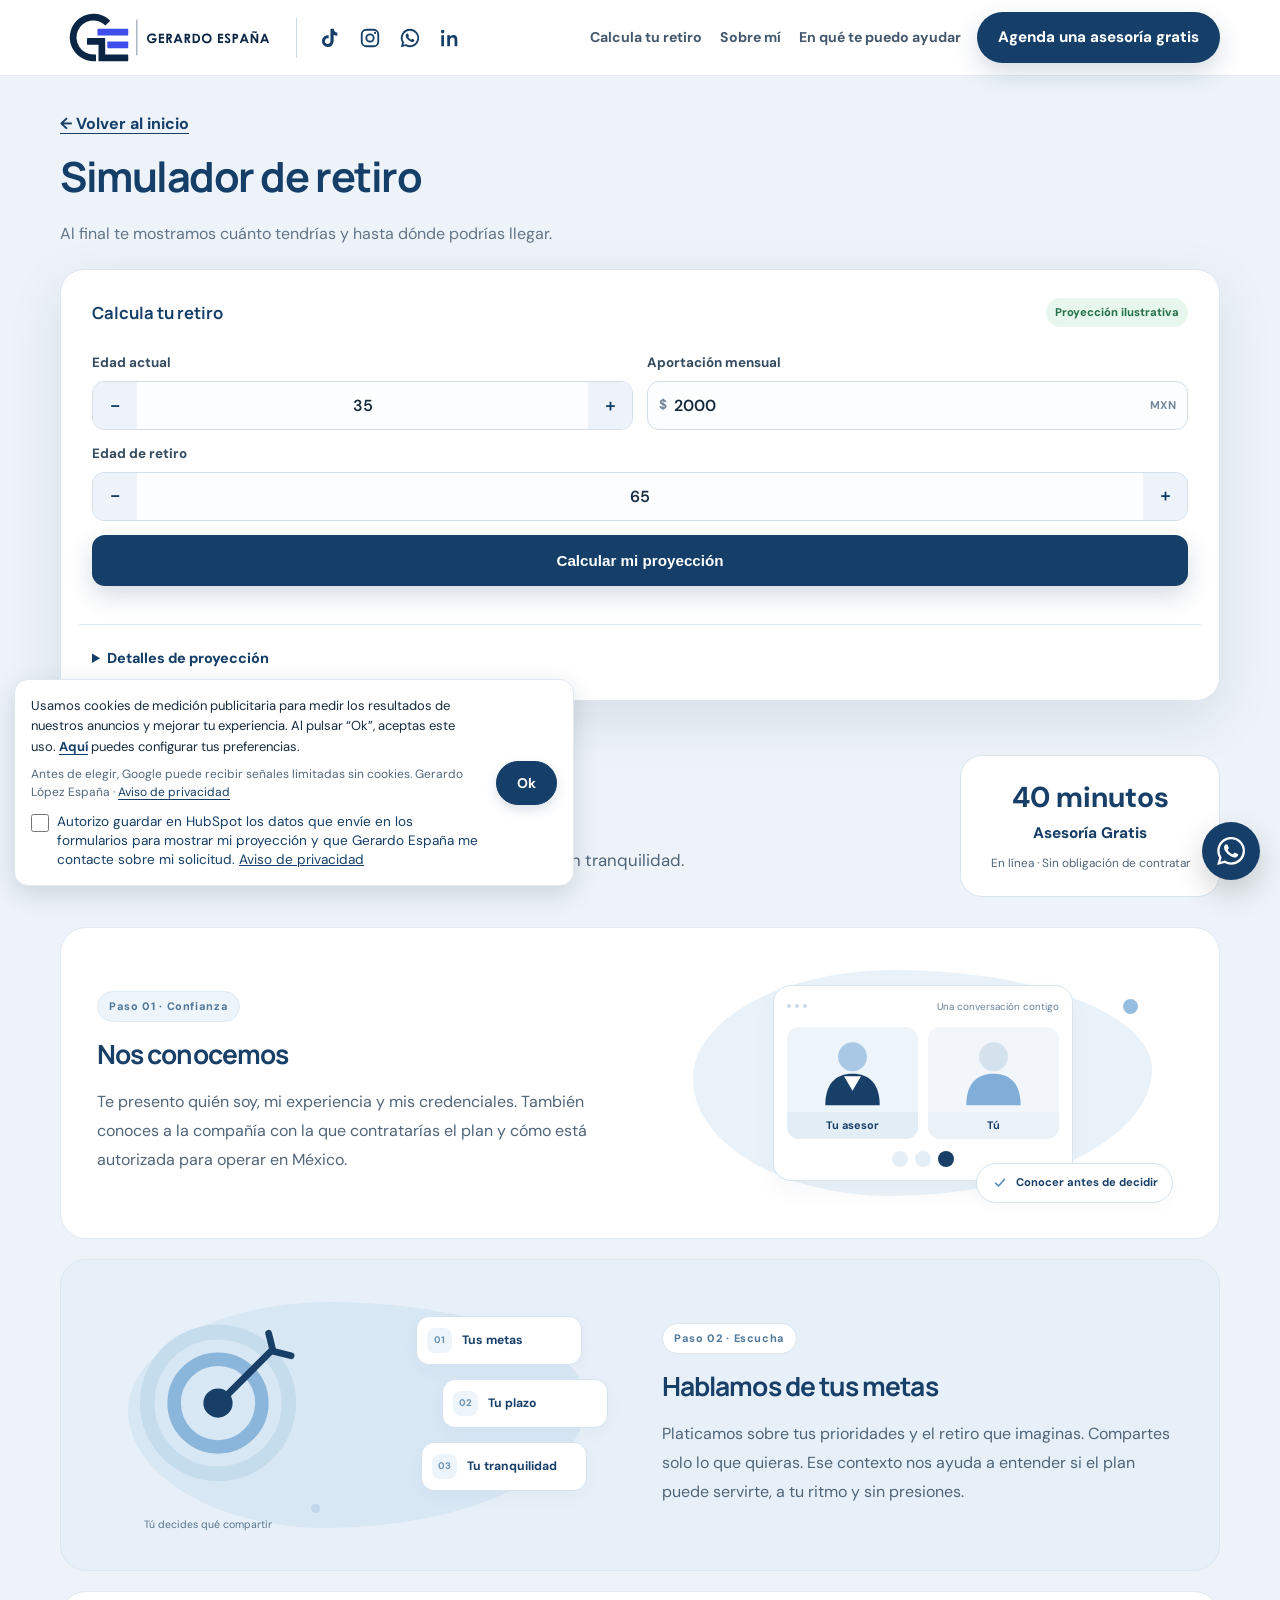
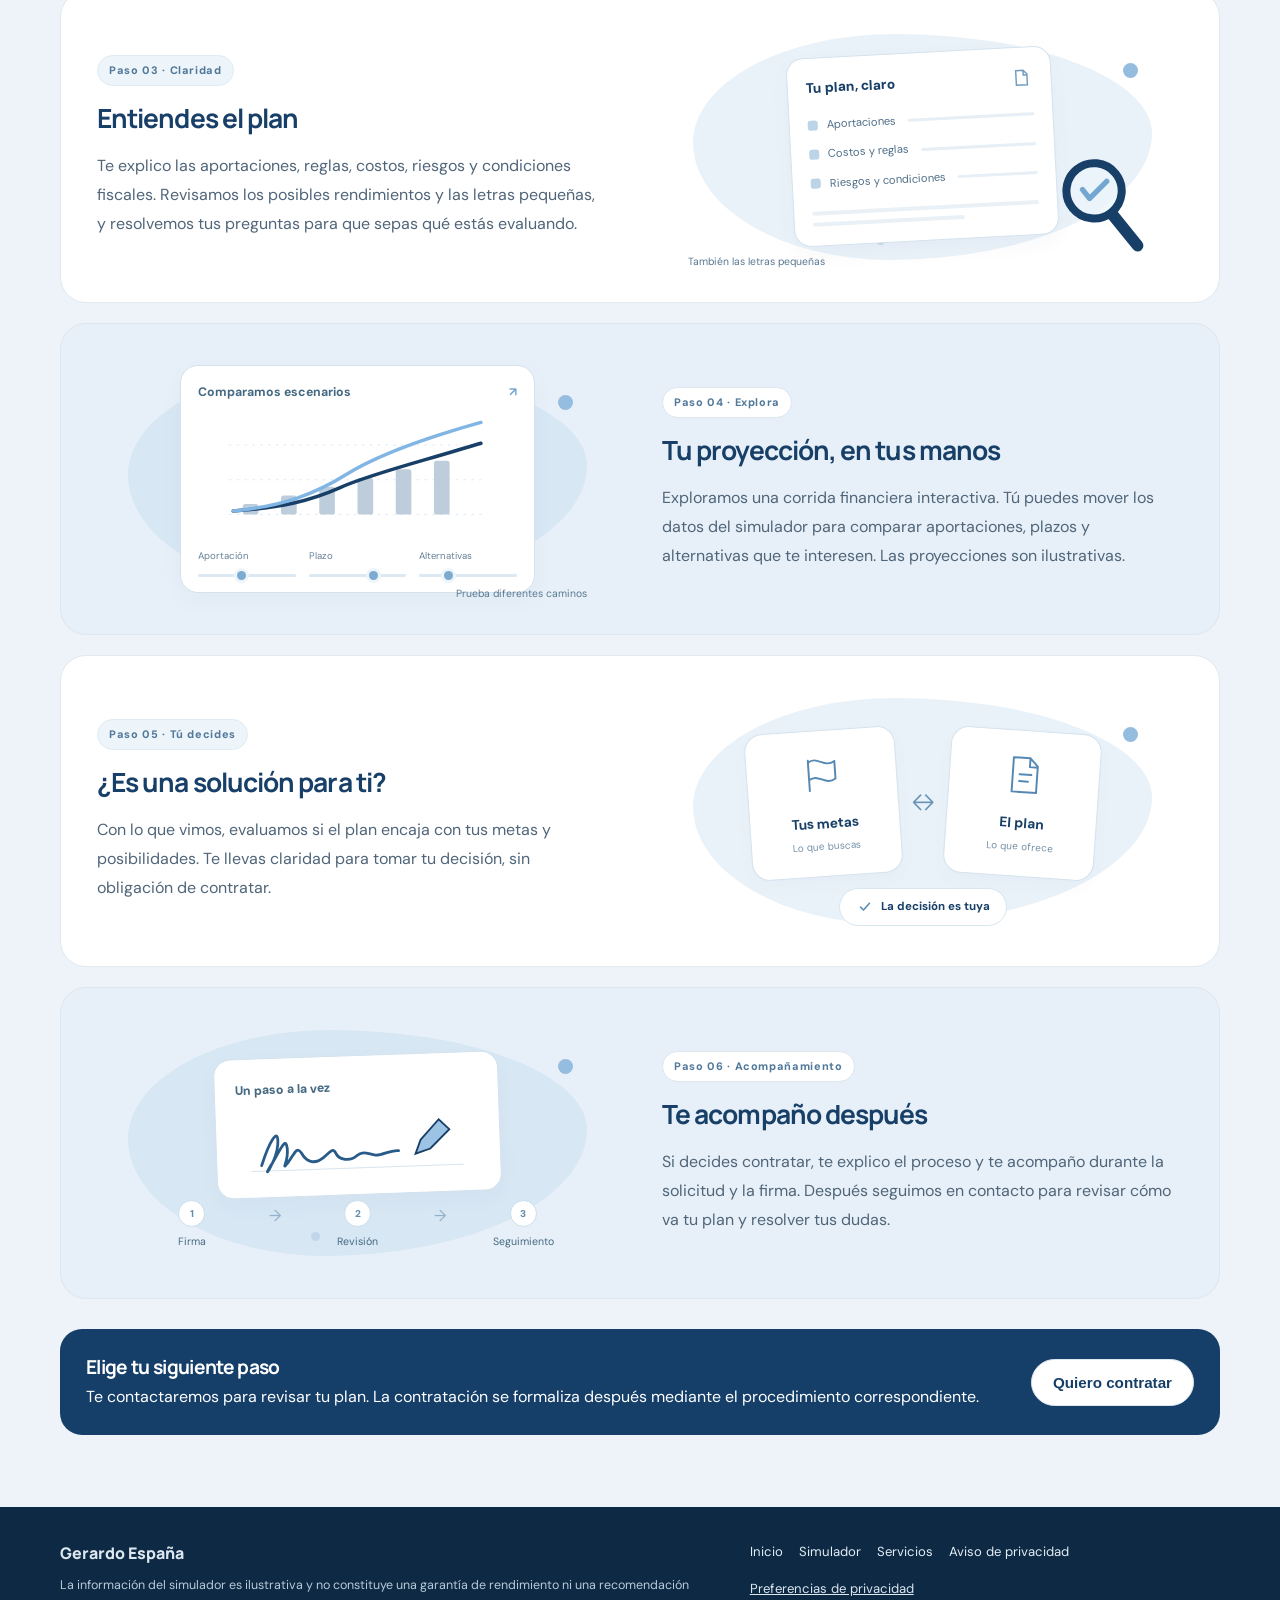
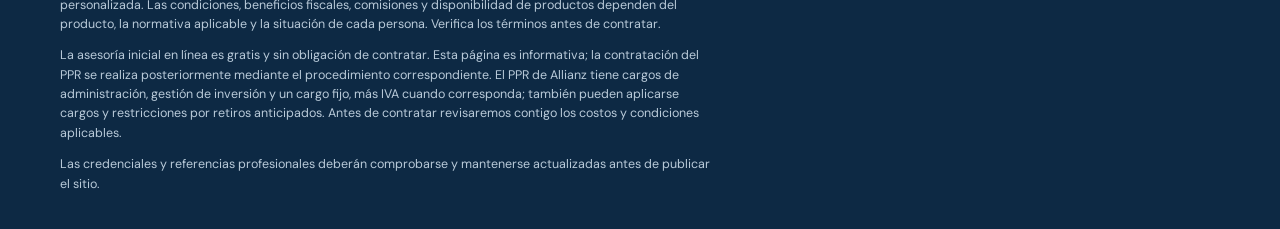
<file: mi-proyeccion/index.html>
<!doctype html>
<html lang="es" hidden>
<head>
<script>
// Access check is intentionally the first script in head, before consent or tags.
// This local marker is a navigation gate, not server authentication.
(function(){document.documentElement.hidden=true;try{var v=JSON.parse(sessionStorage.getItem('ppr-projection-session-v2')),i=v&&v.inputs,age=Date.now()-(v&&v.savedAt);if(!v||v.version!==2||v.unlocked!==true||!Number.isFinite(v.savedAt)||age<0||age>86400000||typeof v.name!=='string'||v.name.trim().length<2||v.name.length>100||/[<>\u0000-\u001f]/.test(v.name)||!i||!Number.isInteger(i.age)||i.age<18||i.age>64||!Number.isInteger(i.retire)||i.retire<60||i.retire>90||i.retire<=i.age||!Number.isInteger(i.monthly)||i.monthly<2000||i.monthly>1000000)throw Error();window.PPR_UNLOCKED_STATE={version:2,unlocked:true,name:v.name,inputs:{age:i.age,retire:i.retire,monthly:i.monthly},savedAt:v.savedAt};var clean=new URL('./',window.location.href).href;if(window.location.href!==clean)window.history.replaceState(null,'',clean);document.documentElement.hidden=false;}catch(e){window.location.replace(new URL('../simulador/',window.location.href).href);}})();
</script>
<meta name="robots" content="noindex, nofollow">
<meta charset="utf-8">
<meta name="referrer" content="no-referrer">
<!-- Consent defaults must precede every Google tag. -->
<script>
(function(w){
  w.dataLayer=w.dataLayer||[];
  function command(){w.dataLayer.push(arguments);}
  command('consent','default',{
    ad_storage:'denied',analytics_storage:'denied',
    ad_user_data:'denied',ad_personalization:'denied'
  });
})(window);
</script>
<script src="../measurement-config.js?v=4"></script>
<script src="../measurement-init.js?v=7"></script>
<!-- Google tag (gtag.js) -->
<script async src="https://www.googletagmanager.com/gtag/js?id=AW-18527900519"></script>
<script>
  window.dataLayer = window.dataLayer || [];
  function gtag(){dataLayer.push(arguments);}
  gtag('js', new Date());

  gtag('config', 'AW-18527900519');
</script>
<meta name="viewport" content="width=device-width, initial-scale=1">
<meta name="theme-color" content="#153F68">
<title>Mi proyección | Gerardo España</title>
<meta name="description" content="Asesoría de PPR en México con Gerardo España. Conoce cómo funciona un Plan Personal de Retiro, simula un escenario y agenda una asesoría en línea.">
<link rel="stylesheet" href="../privacy.css?v=6">
<link rel="preconnect" href="https://fonts.googleapis.com">
<link rel="preconnect" href="https://fonts.gstatic.com" crossorigin>
<link href="https://fonts.googleapis.com/css2?family=DM+Sans:wght@400;500;600;700&family=Manrope:wght@400;500;600;700;800&display=swap" rel="stylesheet">
<style>
:root{--navy:#153F68;--navy2:#0e2e4d;--blue:#285b88;--ink:#172b3e;--muted:#637588;--line:#dfe7ef;--pale:#edf3f8;--white:#fff;--green:#25D366;--gold:#b78b4a;--radius:22px;--shadow:0 18px 55px rgba(16,48,78,.10)}
*{box-sizing:border-box}html{scroll-behavior:smooth;scroll-padding-top:86px}body{margin:0;color:var(--ink);font-family:"DM Sans",sans-serif;background:#fff;line-height:1.55}h1,h2,h3,p{margin-top:0}h1,h2,h3{font-family:Manrope,sans-serif;letter-spacing:-.035em}h1{font-size:clamp(2.5rem,5vw,4.6rem);line-height:1.04;margin-bottom:20px}h2{font-size:clamp(2rem,3.5vw,3rem);line-height:1.12;margin-bottom:16px}h3{font-size:1.2rem;line-height:1.25}.container{width:min(1160px,calc(100% - 40px));margin:auto}.eyebrow{font-size:.76rem;text-transform:uppercase;letter-spacing:.15em;font-weight:800;color:var(--blue);margin-bottom:13px}.muted{color:var(--muted)}.btn{display:inline-flex;align-items:center;justify-content:center;gap:10px;border:0;border-radius:999px;padding:14px 21px;text-decoration:none;font-weight:800;font-size:.95rem;cursor:pointer;transition:transform .2s,box-shadow .2s}.btn:hover{transform:translateY(-2px)}.btn-primary{background:var(--navy);color:white;box-shadow:0 10px 24px rgba(21,63,104,.18)}.btn-wa{background:var(--green);color:#073d20;box-shadow:0 10px 24px rgba(37,211,102,.16)}.btn-light{background:white;color:var(--navy);border:1px solid var(--line)}.btn svg{width:19px;height:19px}.site-header{height:76px;position:sticky;top:0;z-index:50;background:rgba(255,255,255,.92);backdrop-filter:blur(16px);border-bottom:1px solid rgba(223,231,239,.8)}.nav{height:100%;display:flex;align-items:center;justify-content:space-between;gap:24px}.brand{display:flex;align-items:center;gap:12px;text-decoration:none;color:var(--navy);font-family:Manrope,sans-serif;font-weight:800;line-height:1.05}.brand-mark{width:40px;height:40px;border-radius:13px;background:var(--navy);color:white;display:grid;place-items:center;font-size:1rem;letter-spacing:-.04em}.brand small{display:block;font-family:"DM Sans",sans-serif;color:var(--muted);font-size:.69rem;font-weight:600;letter-spacing:.02em;margin-top:5px}.nav-links{display:flex;align-items:center;gap:25px}.nav-links a{font-size:.88rem;text-decoration:none;color:#43586c;font-weight:700}.nav-links a:hover{color:var(--navy)}.nav-links .btn{color:white;padding:11px 17px}.menu-toggle{display:none;border:1px solid var(--line);background:white;border-radius:12px;padding:9px 12px;color:var(--navy);font-weight:800}
.hero{padding:66px 0 76px;background:radial-gradient(circle at 88% 6%,#e4eef7 0,transparent 32%),linear-gradient(180deg,#f8fbfe 0,#fff 100%)}.hero-grid{display:grid;grid-template-columns:.9fr 1.1fr;gap:50px;align-items:center}.hero-copy{padding:10px 0}.hero-copy h1 span{color:var(--blue)}.hero-copy p{font-size:1.1rem;max-width:510px;color:#52687c;margin-bottom:25px}.hero-points{display:flex;flex-wrap:wrap;gap:10px;margin-top:25px}.pill{display:inline-flex;gap:7px;align-items:center;border:1px solid #dce6ef;background:rgba(255,255,255,.75);padding:8px 11px;border-radius:999px;color:#435b70;font-size:.8rem;font-weight:700}.pill svg{width:15px;height:15px;color:#2e7d58}.sim-shell{background:white;border:1px solid #dce6ef;border-radius:26px;padding:13px;box-shadow:var(--shadow);overflow:hidden}.sim-top{display:flex;align-items:center;justify-content:space-between;padding:10px 13px 14px;gap:10px}.sim-top strong{font-family:Manrope,sans-serif;font-size:1.04rem;color:var(--navy)}.live-tag{font-size:.7rem;font-weight:800;color:#26724b;background:#e7f7ed;padding:6px 9px;border-radius:999px}.sim-frame{width:100%;height:780px;border:0;display:block;border-radius:16px;background:#f4f7fb}.sim-note{font-size:.75rem;color:#6a7d8e;padding:11px 13px 3px;margin:0}
.trust-strip{padding:20px 0;border-top:1px solid var(--line);border-bottom:1px solid var(--line);background:white}.trust-items{display:flex;justify-content:center;gap:30px;flex-wrap:wrap;color:#4b6277;font-size:.86rem;font-weight:700}.trust-items span{display:flex;align-items:center;gap:8px}.trust-items svg{width:18px;height:18px;color:var(--blue)}
section.content-section{padding:92px 0}.section-heading{max-width:710px;margin-bottom:38px}.section-heading p{font-size:1.05rem;color:var(--muted)}.about{background:#f6f9fc}.about-grid{display:grid;grid-template-columns:.75fr 1.25fr;gap:64px;align-items:start}.profile-card{border-radius:26px;padding:28px;background:linear-gradient(145deg,var(--navy),var(--navy2));color:white;min-height:300px;display:flex;flex-direction:column;justify-content:space-between;box-shadow:var(--shadow)}.profile-monogram{width:78px;height:78px;border:1px solid rgba(255,255,255,.35);background:rgba(255,255,255,.1);border-radius:24px;display:grid;place-items:center;font:800 1.6rem Manrope,sans-serif}.profile-card h3{font-size:1.6rem;margin:22px 0 7px}.profile-card p{color:#d8e5f0;margin:0}.credential-list{display:grid;gap:14px;margin:28px 0 30px}.credential{display:flex;gap:14px;align-items:flex-start;padding:17px 18px;background:white;border:1px solid var(--line);border-radius:16px}.credential-icon{width:38px;height:38px;flex:0 0 38px;background:var(--pale);color:var(--navy);border-radius:12px;display:grid;place-items:center}.credential-icon svg{width:19px;height:19px}.credential strong{display:block;margin-bottom:3px}.credential p{font-size:.9rem;color:var(--muted);margin:0}
.services{background:white}.services-grid{display:grid;grid-template-columns:repeat(2,1fr);gap:18px}.service-card{border:1px solid var(--line);border-radius:22px;padding:28px;background:white;display:flex;flex-direction:column;min-height:255px;transition:box-shadow .2s,transform .2s}.service-card:hover{box-shadow:var(--shadow);transform:translateY(-3px)}.service-icon{width:52px;height:52px;display:grid;place-items:center;background:var(--pale);border-radius:16px;color:var(--navy);margin-bottom:21px}.service-icon svg{width:25px;height:25px}.service-card p{color:var(--muted);font-size:.94rem;flex:1}.service-card .btn{align-self:flex-start;margin-top:8px}.service-card.featured{background:#f6f9fc;border-color:#cad9e7}
.cta-band{padding:0 0 92px}.cta-inner{background:linear-gradient(120deg,#153f68,#244f77);color:white;border-radius:28px;padding:clamp(28px,5vw,54px);display:flex;align-items:center;justify-content:space-between;gap:30px}.cta-inner h2{max-width:660px;margin-bottom:10px}.cta-inner p{color:#d6e3ef;margin:0;max-width:650px}.cta-inner .btn{flex-shrink:0}.site-footer{background:#0d2944;color:#dce7f0;padding:35px 0}.footer-inner{display:flex;justify-content:space-between;gap:30px;align-items:flex-start}.footer-brand{font:800 1rem Manrope,sans-serif}.footer-note{font-size:.78rem;max-width:700px;color:#b9cad9;margin:12px 0 0}.footer-links{display:flex;gap:16px;flex-wrap:wrap}.footer-links a{color:#e4edf5;text-decoration:none;font-size:.82rem}.wa-float{position:fixed;right:20px;bottom:20px;z-index:60;width:58px;height:58px;border-radius:50%;background:var(--green);color:#064b25;display:grid;place-items:center;box-shadow:0 12px 30px rgba(0,0,0,.18);text-decoration:none}.wa-float svg{width:28px;height:28px}
@media(max-width:900px){.hero-grid,.about-grid{grid-template-columns:1fr;gap:30px}.hero{padding-top:42px}.hero-copy{max-width:700px}.sim-frame{height:850px}.profile-card{min-height:240px}.nav-links{gap:15px}.nav-links a:not(.btn){display:none}}
@media(max-width:620px){.container{width:min(100% - 28px,1160px)}.site-header{height:68px}.brand-mark{width:36px;height:36px}.nav-links{display:none;position:absolute;left:14px;right:14px;top:62px;background:white;border:1px solid var(--line);border-radius:16px;padding:14px;box-shadow:var(--shadow);flex-direction:column;align-items:stretch}.nav-links.open{display:flex}.nav-links a:not(.btn){display:block;padding:8px}.menu-toggle{display:block}.hero{padding:32px 0 48px}.hero-grid{gap:28px}.hero-copy p{font-size:1rem}.sim-shell{padding:8px;border-radius:20px}.sim-frame{height:920px}.sim-top{padding:9px 8px 12px}.content-section{padding:64px 0!important}.section-heading{margin-bottom:26px}.services-grid{grid-template-columns:1fr}.service-card{padding:23px;min-height:0}.cta-band{padding-bottom:64px}.cta-inner{align-items:flex-start;flex-direction:column;border-radius:22px}.footer-inner{flex-direction:column}.wa-float{right:14px;bottom:14px;width:54px;height:54px}}

.calc-form{display:grid;grid-template-columns:1fr 1fr;gap:14px;padding:12px 13px 20px}
.calc-form label{font-weight:700;color:#344b60;font-size:.84rem;display:grid;gap:7px}
.calc-form input{width:100%;min-width:0;border:1px solid #d2deea;background:#fbfdff;border-radius:12px;padding:13px 12px;font:600 1rem "DM Sans",sans-serif;color:var(--ink);outline-color:#5a86ad}
.calc-form label:nth-child(3){grid-column:1/-1}
.money-input{display:flex;align-items:center;border:1px solid #d2deea;background:#fbfdff;border-radius:12px;padding:0 11px;gap:7px}
.money-input input{border:0;background:transparent;padding-left:0;padding-right:0;outline:none}
.money-input b,.money-input small{color:#72879a;font-weight:700}
.calc-btn{grid-column:1/-1;width:100%;border-radius:13px;min-height:51px}
.retirement-result{background:linear-gradient(145deg,#153f68,#0e2e4d);border-radius:20px;color:white;padding:24px 22px 22px;margin:0 8px 8px;text-align:center}
.result-label{font-size:.9rem;color:#d6e5f2;font-weight:700;margin:0 0 5px}
.retirement-amount{font:800 clamp(2.6rem,5.1vw,4.3rem)/1.05 Manrope,sans-serif;letter-spacing:-.06em;color:#fff;overflow-wrap:anywhere;margin:6px 0 9px}
.result-caption{color:#d6e5f2;font-size:.78rem;margin:0 auto 12px;max-width:390px}
.mini-chart-wrap{height:95px;margin:0 auto 13px;max-width:440px}
#miniGrowthChart{width:100%;height:100%;display:block}
.result-cta{width:100%;font-size:.87rem;padding:13px 12px}
.sim-disclaimer{text-align:left;font-size:.78rem;line-height:1.65;color:#53677a;margin-top:18px;padding-top:14px;border-top:1px solid var(--line)}
.sim-disclaimer p{margin:0 0 10px}
.simulator-chart{display:none;height:140px;max-width:100%;margin:12px auto}
.simulator-chart.is-visible{display:block}
.calculating-message{margin:12px 0;color:var(--navy)}
.service-card{position:relative;overflow:hidden}
.service-card.has-photo{background-size:cover;background-position:center;color:#fff;min-height:290px;justify-content:flex-end}
.service-card.has-photo:before{content:"";position:absolute;inset:0;background:linear-gradient(180deg,rgba(12,38,62,.08) 0%,rgba(12,38,62,.82) 100%)}
.service-card.has-photo>*{position:relative;z-index:1}
.service-card.has-photo .service-icon{background:rgba(255,255,255,.15);color:white;backdrop-filter:blur(8px)}
.service-card.has-photo p{color:#e5edf5}.service-card.has-photo h3{color:white}
@media(max-width:620px){.calc-form{grid-template-columns:1fr;padding:10px 8px 16px}.calc-form label:nth-child(3),.calc-btn{grid-column:auto}.retirement-result{padding:23px 15px;margin:0 2px 4px}.retirement-amount{font-size:clamp(2.35rem,11vw,3.4rem)}}


.calculating-message{font-weight:700;color:#dceafa;padding:12px 8px;margin:0}.progress-track{display:block;height:7px;background:rgba(255,255,255,.2);border-radius:99px;margin-top:10px;overflow:hidden}.progress-track i{display:block;width:0;height:100%;background:#a7d9ff;border-radius:99px;transition:width .12s linear}
/* Modal del simulador */
.sim-shell#simulador{display:none;position:fixed;z-index:1002;left:50%;top:50%;transform:translate(-50%,-50%);width:min(1100px,calc(100vw - 32px));max-height:calc(100vh - 32px);overflow:auto;border-radius:24px;padding:18px;box-shadow:0 30px 100px rgba(5,25,45,.35)}
.sim-shell#simulador.is-open{display:block}
body.modal-active{overflow:hidden}
body.modal-active:after{content:"";position:fixed;inset:0;background:rgba(7,24,43,.68);backdrop-filter:blur(5px);z-index:1001}
.modal-close{position:sticky;top:0;float:right;border:0;background:#edf3f8;color:#153f68;border-radius:999px;width:40px;height:40px;font-size:1.5rem;cursor:pointer;z-index:2}
.hero-grid{grid-template-columns:1fr 1fr}
.hero-photo{width:100%;height:560px;object-fit:cover;border-radius:4px 4px 70px 4px;box-shadow:var(--shadow)}
.hero-copy h1 span{color:#0755c9}
.hero-copy .eyebrow{color:#0755c9}
.profile-card{background:#153f68 url('../gerardo-espana.png') center 25%/cover no-repeat;min-height:420px;display:flex;align-items:flex-end;padding:28px;border-radius:22px;overflow:hidden;position:relative;color:white}
.profile-card:before{content:"";position:absolute;inset:0;background:linear-gradient(180deg,transparent 30%,rgba(5,26,48,.88))}
.profile-card>*{position:relative;z-index:1}
.profile-monogram{display:none}
.profile-card p,.profile-card h3{color:white}
.btn-wa{background:#fff;color:#153f68;border:1px solid #dce6ef;box-shadow:none}
.btn-wa:hover{background:#edf3f8}
@media(max-width:760px){.hero-grid{grid-template-columns:1fr}.hero-photo{height:420px;grid-row:2}.sim-shell#simulador{padding:10px}.retirement-result{margin:0}.calc-form{grid-template-columns:1fr}.calc-form label:nth-child(3),.calc-btn{grid-column:auto}}

[hidden]{display:none!important}.simulator-chart.is-visible{height:200px;max-width:640px}.service-card a:after{content:"";position:absolute;inset:0}.service-card .btn{position:static}.service-card:focus-within{outline:3px solid #285b88}.wa-float{background:var(--navy);color:white}dialog{border:1px solid var(--line);border-radius:24px;padding:28px;width:min(520px,calc(100% - 28px));max-height:90dvh;overflow:auto;color:var(--ink)}dialog::backdrop{background:rgba(7,24,43,.68)}dialog textarea{width:100%;min-height:140px;padding:12px;font:inherit;border:1px solid var(--line);border-radius:12px}dialog .btn{margin-top:16px}.sim-shell#simulador{max-height:calc(100dvh - 24px)}:focus-visible{outline:3px solid #5499cf;outline-offset:4px}@media(prefers-reduced-motion:reduce){*{scroll-behavior:auto!important;transition:none!important}}
.social-links{display:flex;align-items:center;gap:8px}.social-links .social-link{display:inline-flex!important;align-items:center;justify-content:center;gap:8px;min-width:40px;min-height:40px;border:1px solid var(--line);border-radius:999px;color:var(--navy);text-decoration:none;background:white;padding:9px;font-size:.84rem;font-weight:700}.social-link svg{width:18px;height:18px;flex-shrink:0}.social-links .social-link:hover{background:var(--pale);border-color:#9eb9d1}.social-chips{flex-wrap:wrap;margin:0 0 24px}.social-chips .social-link{padding:10px 15px}.nav-links{gap:16px}.social-header{flex-shrink:0}@media(min-width:621px) and (max-width:1200px){.nav-links>a:not(.btn){display:none}}@media(max-width:620px){.social-header{justify-content:flex-start;border-top:1px solid var(--line);padding-top:12px}}
</style>
<link rel="stylesheet" href="../updates.css?v=9">
<link rel="icon" type="image/x-icon" href="../assets/favicon-ge-white.ico">
<link rel="icon" type="image/png" sizes="160x160" href="../assets/favicon-ge-white.png">
<link rel="stylesheet" href="../simulator-page.css?v=1">
<link rel="stylesheet" href="../projection-lead.css?v=9">
<link rel="stylesheet" href="../product-guide.css?v=4">
</head>
<body data-projection-full="true">
<header class="site-header">
  <div class="container nav">
    <a class="brand" href="../#inicio" data-ui-id="nav_logo" aria-label="Gerardo España, inicio"><img src="../assets/logo-barra.svg" width="220" height="63" alt="Gerardo España" class="brand-logo"></a>
<div class="social-links social-header" aria-label="Perfiles de Gerardo España"><a class="social-link" data-ui-id="social_header_tiktok" href="https://www.tiktok.com/@ger.espana" target="_blank" rel="noopener noreferrer" aria-label="TikTok de Gerardo España (abre en otra pestaña)" title="TikTok"><svg viewBox="0 0 24 24" fill="currentColor" aria-hidden="true"><path d="M16 2c.3 2.5 1.7 4 4 4.2v3.4a8 8 0 0 1-4-1.2v7a6.4 6.4 0 1 1-5.5-6.3v3.5a3 3 0 1 0 2 2.8V2z"/></svg></a><a class="social-link" data-ui-id="social_header_instagram" href="https://www.instagram.com/ger.espana/" target="_blank" rel="noopener noreferrer" aria-label="Instagram de Gerardo España (abre en otra pestaña)" title="Instagram"><svg viewBox="0 0 24 24" fill="currentColor" aria-hidden="true"><rect x="3" y="3" width="18" height="18" rx="5" fill="none" stroke="currentColor" stroke-width="2"/><circle cx="12" cy="12" r="4" fill="none" stroke="currentColor" stroke-width="2"/><circle cx="17.5" cy="6.5" r="1.2"/></svg></a><a class="social-link" href="https://wa.me/message/42SOTDUOUMFGK1" data-wa-social data-measure-location="header" data-measure-id="wa_header_social" target="_blank" rel="noopener noreferrer" aria-label="WhatsApp de Gerardo España (abre en otra pestaña)" title="WhatsApp"><svg viewBox="0 0 24 24" fill="currentColor" aria-hidden="true"><path d="M12 2a10 10 0 0 0-8.7 15L2 22l5-1.3A10 10 0 1 0 12 2zm0 2a8 8 0 1 1-4.1 14.9l-.4-.2-2.7.7.7-2.7-.2-.4A8 8 0 0 1 12 4zm-3.2 3c-.4 0-1.5.8-1.5 2.4 0 2.6 3.7 6.5 6.8 7 .8.2 2.2-.5 2.5-1.4l.1-1-2.5-1.2-.9 1.1c-1.4-.5-2.6-1.6-3.2-2.9l.8-1L9.8 7z"/></svg></a><a class="social-link" data-ui-id="social_header_linkedin" href="https://www.linkedin.com/in/gerardo-espa%C3%B1a" target="_blank" rel="noopener noreferrer" aria-label="LinkedIn de Gerardo España (abre en otra pestaña)" title="LinkedIn"><svg viewBox="0 0 24 24" fill="currentColor" aria-hidden="true"><path d="M4 3a2 2 0 1 0 0 4 2 2 0 0 0 0-4zM2.5 9h3v12h-3zM9 9h3v1.6c.7-1.1 1.8-1.9 3.6-1.9 3.3 0 4.4 2.1 4.4 5.3v7h-3v-6.2c0-1.9-.1-3.4-2.3-3.4S12 13.1 12 14.7V21H9z"/></svg></a></div>
    <button class="menu-toggle" id="menuToggle" aria-expanded="false" aria-label="Abrir menú">Menú</button>
    <nav class="nav-links" id="navLinks">
      <a href="#simulador" data-measure-location="header">Calcula tu retiro</a>
      <a href="../#sobre-mi" data-ui-id="nav_about">Sobre mí</a>
      <a href="../#servicios" data-ui-id="nav_services">En qué te puedo ayudar</a>


    </nav>
    <a class="btn btn-primary header-cta" href="#" data-lead="advisory" data-measure-location="header" data-measure-id="wa_header_advisory">Agenda una asesoría gratis</a>
  </div>
</header>
<main class="simulator-page">
<div class="container"><a class="simulator-back" href="../">← Volver al inicio</a><h1>Mi proyección de retiro</h1>

    <div class="sim-shell" id="simulador" aria-labelledby="simTitle">
      <div class="sim-top"><strong id="simTitle">Calcula tu retiro</strong><span class="live-tag">Proyección ilustrativa</span></div>
      <form class="calc-form" id="retirementForm" novalidate>
        <label>Edad actual <span class="age-control"><button type="button" data-age-step="ageNow" data-delta="-1" aria-label="Disminuir edad actual">−</button><input id="ageNow" aria-describedby="ageNotice" type="number" min="18" max="64" value="35" required><button type="button" data-age-step="ageNow" data-delta="1" aria-label="Aumentar edad actual">+</button></span></label>
        <label>Aportación mensual <span class="money-input"><b>$</b><input id="monthlyContribution" aria-describedby="ageNotice" type="number" min="2000" max="1000000" step="1" value="2000" required><small>MXN</small></span></label>
        <label>Edad de retiro <span class="age-control"><button type="button" data-age-step="ageRetirement" data-delta="-1" aria-label="Disminuir edad de retiro">−</button><input id="ageRetirement" aria-describedby="ageNotice" type="number" min="60" max="90" value="65" required><button type="button" data-age-step="ageRetirement" data-delta="1" aria-label="Aumentar edad de retiro">+</button></span></label>
        <button class="btn btn-primary calc-btn" id="calculateButton" type="submit" disabled>Calcular mi proyección</button>
        <div id="ageNotice" class="age-notice" role="alert" hidden></div><p id="calculationError" role="alert" hidden></p><div id="calculatingMessage" class="calculating-message" hidden><strong>Calculando tu proyección…</strong><p>Observa cómo podría crecer tu inversión con el tiempo.</p></div>
      </form>

      <div class="retirement-result" id="resultPanel" aria-live="polite" hidden><div class="range-from"><p class="result-label">Tendrías desde:</p><div class="amount-stage"><div class="retirement-amount" id="retirementAmount">—</div><div class="confetti-layer" id="projectionConfetti" aria-hidden="true"></div></div></div><span class="range-dash" aria-hidden="true">−</span><div class="scenario-upper"><p class="result-label">Podrías llegar hasta:</p><div class="amount-stage"><div class="retirement-amount" id="upperProjectionAmount">—</div><div class="confetti-layer" id="upperProjectionConfetti" aria-hidden="true"></div></div></div><div class="mini-chart-wrap simulator-chart"><canvas id="miniGrowthChart" role="img" aria-label="Saldo proyectado y aportaciones acumuladas en MXN por año de proyección"></canvas></div><div class="projection-legend" aria-label="Series de la gráfica"><span><i class="contributions-key" aria-hidden="true"></i>Aportaciones acumuladas</span><span><i class="balance-key" aria-hidden="true"></i>Tendrías desde</span><span><i class="upper-balance-key" aria-hidden="true"></i>Podrías llegar hasta</span></div><p id="chartSummary" class="sr-only"></p><p class="result-caption" id="retirementCaption"></p><dl class="projection-metrics" id="projectionMetrics" aria-label="Supuestos compartidos por los escenarios 8% y 12%" hidden><div><dt>Plazo</dt><dd id="metricYears">—</dd><small>de proyección</small></div><div><dt>Aportaciones</dt><dd id="metricContributions">—</dd><small>acumuladas</small></div><div><dt>Beneficio Fiscal</dt><dd id="metricTax">—</dd><small>anual de referencia</small></div></dl><button class="btn btn-wa result-cta" id="projectionWhatsAppButton" type="button">Quiero llegar a ese número</button><p id="projectionWhatsAppStatus" role="status" hidden></p></div>
<details class="sim-note sim-disclaimer"><summary>Detalles de proyección</summary><div class="projection-details">
        <p><strong>Importante sobre esta proyección</strong></p>
        <p>Se calculan dos escenarios con rendimientos brutos ilustrativos del 8% y del 12% anual, con aportaciones mensuales constantes y sin ajuste por inflación. El rendimiento no está garantizado y los resultados reales pueden ser menores o mayores. Las cifras futuras no equivalen al poder de compra de hoy.</p>
        <p>Se conserva el motor existente, que aplica supuestos de administración (1.5% trimestral sobre saldo inicial), gestión (0.1% mensual), cargo inicial de $500, cargo mensual de 25 UDIS desde el mes 19, UDI fija de $8.81 y una tabla de bono con tasa ilustrativa del 9%. Estos parámetros, su tratamiento de IVA, la elegibilidad del bono y su aplicación después de 25 años no están verificados contra un contrato vigente. La cifra es un escenario técnico provisional; no es una cotización oficial ni confirma los costos o beneficios de un producto. El bono no representa dinero de libre disposición ni un rendimiento garantizado. No se reinvierte el posible beneficio fiscal.</p>
        <p><strong>Beneficio fiscal anual de referencia:</strong> se estima con un ISR marginal ilustrativo del 25%, que puede variar según la posición de cada persona en la tarifa de ISR. Se aplica a la aportación anual hasta el límite de cinco UMA anuales de 2026 ($213,973.20), suponiendo ingresos suficientes para que la deducción no supere el 10% de los ingresos acumulables y el cumplimiento de los demás requisitos del Artículo 151. Como no se solicitan ingresos ni situación fiscal, esta referencia no es una devolución calculada o asegurada; puede ser menor o nula. Se muestra solo el beneficio anual, sin acumularlo ni reinvertirlo. Los límites de años futuros pueden cambiar.</p>
        <p>*El tratamiento fiscal está sujeto a las condiciones aplicables y se explica durante la asesoría personalizada.</p>
        <p><span id="retirementTaxNote" hidden><strong>Escenario «Libre de impuestos»:</strong> supone que los retiros se realizan dentro de los requisitos y límites de exención aplicables a la modalidad de disposición elegida. Cumplir 65 años no establece una exención ilimitada del saldo. El motor no determina el ISR personal ni un calendario de retiros; la estrategia y el tratamiento de cualquier excedente se revisan en asesoría. </span>En la asesoría revisaremos los costos vigentes, las condiciones del bono, el plazo contractual, la disponibilidad de los recursos y una propuesta personalizada. Para horizontes mayores a 25 años, se proyecta la continuidad de las aportaciones hasta la edad elegida; esto no establece un plazo contractual.</p>
      </div></details>
    </div>
<section class="product-overview advisory-guide" aria-labelledby="productOverviewTitle">
  <div class="advisory-intro">
    <div><p class="eyebrow">Así te acompaño</p><h2 id="productOverviewTitle">¿Cómo se vería tu asesoría?</h2><p>Una conversación para conocerte, explorar opciones y decidir con tranquilidad.</p></div>
    <div class="advisory-offer"><strong>40 minutos</strong><span>Asesoría Gratis</span><small>En línea · Sin obligación de contratar</small></div>
  </div>
  <ol class="advisory-journey" aria-label="Los seis pasos de tu asesoría">
    <li class="advisory-step">
      <div class="advisory-step-copy"><span class="advisory-step-label">Paso 01 · Confianza</span><h3>Nos conocemos</h3><p>Te presento quién soy, mi experiencia y mis credenciales. También conoces a la compañía con la que contratarías el plan y cómo está autorizada para operar en México.</p></div>
      <div class="advisory-art art-introduction" aria-hidden="true"><div class="art-orbit"></div><div class="art-video"><div class="art-window-top"><i></i><i></i><i></i><span>Una conversación contigo</span></div><div class="art-video-people"><div class="art-person"><svg viewBox="0 0 100 100" fill="none" focusable="false"><circle cx="50" cy="35" r="17" fill="#a9c8e5"/><path d="M18 92c0-25 12-37 32-37s32 12 32 37" fill="#173f67"/><path d="m40 58 10 17 10-17" fill="#fff"/></svg><span>Tu asesor</span></div><div class="art-person art-person-client"><svg viewBox="0 0 100 100" fill="none" focusable="false"><circle cx="50" cy="35" r="17" fill="#d4e2ee"/><path d="M18 92c0-25 12-37 32-37s32 12 32 37" fill="#80aed8"/></svg><span>Tú</span></div></div><div class="art-call-controls"><span></span><span></span><span></span></div></div><div class="art-floating-label"><svg viewBox="0 0 24 24" fill="none" focusable="false"><path d="m6 12 4 4 8-9"/></svg>Conocer antes de decidir</div></div>
    </li>
    <li class="advisory-step">
      <div class="advisory-step-copy"><span class="advisory-step-label">Paso 02 · Escucha</span><h3>Hablamos de tus metas</h3><p>Platicamos sobre tus prioridades y el retiro que imaginas. Compartes solo lo que quieras. Ese contexto nos ayuda a entender si el plan puede servirte, a tu ritmo y sin presiones.</p></div>
      <div class="advisory-art art-goals" aria-hidden="true"><div class="art-orbit"></div><div class="art-target"><svg viewBox="0 0 160 160" fill="none" focusable="false"><circle cx="80" cy="80" r="63" stroke="#c5dced" stroke-width="13"/><circle cx="80" cy="80" r="39" stroke="#8bb6dc" stroke-width="12"/><circle cx="80" cy="80" r="13" fill="#173f67"/><path d="m83 78 45-45m-3-15 4 16 16 4" stroke="#173f67" stroke-width="6" stroke-linecap="round" stroke-linejoin="round"/></svg></div><div class="art-goal-label goal-one"><span>01</span>Tus metas</div><div class="art-goal-label goal-two"><span>02</span>Tu plazo</div><div class="art-goal-label goal-three"><span>03</span>Tu tranquilidad</div><div class="art-goal-note">Tú decides qué compartir</div></div>
    </li>
    <li class="advisory-step">
      <div class="advisory-step-copy"><span class="advisory-step-label">Paso 03 · Claridad</span><h3>Entiendes el plan</h3><p>Te explico las aportaciones, reglas, costos, riesgos y condiciones fiscales. Revisamos los posibles rendimientos y las letras pequeñas, y resolvemos tus preguntas para que sepas qué estás evaluando.</p></div>
      <div class="advisory-art art-plan" aria-hidden="true"><div class="art-orbit"></div><div class="art-document"><div class="art-doc-top"><span>Tu plan, claro</span><svg viewBox="0 0 24 24" fill="none" focusable="false"><path d="M6 4h8l4 4v12H6V4Zm8 0v5h4"/></svg></div><div class="art-document-row"><i></i><span>Aportaciones</span><b></b></div><div class="art-document-row"><i></i><span>Costos y reglas</span><b></b></div><div class="art-document-row"><i></i><span>Riesgos y condiciones</span><b></b></div><div class="art-document-lines"><span></span><span></span></div></div><div class="art-magnifier"><svg viewBox="0 0 120 120" fill="none" focusable="false"><circle cx="48" cy="47" r="31" fill="#ecf5fbcf" stroke="#173f67" stroke-width="9"/><path d="m72 72 31 31" stroke="#173f67" stroke-width="13" stroke-linecap="round"/><path d="m35 47 9 9 17-21" stroke="#73a7d1" stroke-width="6" stroke-linecap="round" stroke-linejoin="round"/></svg></div><div class="art-plan-note">También las letras pequeñas</div></div>
    </li>
    <li class="advisory-step">
      <div class="advisory-step-copy"><span class="advisory-step-label">Paso 04 · Explora</span><h3>Tu proyección, en tus manos</h3><p>Exploramos una corrida financiera interactiva. Tú puedes mover los datos del simulador para comparar aportaciones, plazos y alternativas que te interesen. Las proyecciones son ilustrativas.</p></div>
      <div class="advisory-art art-projection" aria-hidden="true"><div class="art-orbit"></div><div class="art-chart-card"><div class="art-chart-heading">Comparamos escenarios<span>↗</span></div><svg class="art-chart" viewBox="0 0 320 145" fill="none" focusable="false"><path d="M12 118H307M12 78H307M12 38H307" stroke="#dce7f0" stroke-dasharray="3 6"/><g fill="#bdcddb"><rect class="art-bar" x="28" y="106" width="18" height="12" rx="3"/><rect class="art-bar" x="72" y="96" width="18" height="22" rx="3"/><rect class="art-bar" x="116" y="86" width="18" height="32" rx="3"/><rect class="art-bar" x="160" y="76" width="18" height="42" rx="3"/><rect class="art-bar" x="204" y="66" width="18" height="52" rx="3"/><rect class="art-bar" x="248" y="56" width="18" height="62" rx="3"/></g><path class="art-curve art-curve-lower" pathLength="1" d="M17 114C72 110 104 103 140 87S230 58 302 36" stroke="#173f67" stroke-width="4" stroke-linecap="round"/><path class="art-curve" pathLength="1" d="M17 114C75 108 112 94 147 72S241 29 302 12" stroke="#80b5e4" stroke-width="4" stroke-linecap="round"/></svg><div class="art-sliders"><div><span>Aportación</span><i><b></b></i></div><div><span>Plazo</span><i><b></b></i></div><div><span>Alternativas</span><i><b></b></i></div></div></div><span class="art-projection-note">Prueba diferentes caminos</span></div>
    </li>
    <li class="advisory-step">
      <div class="advisory-step-copy"><span class="advisory-step-label">Paso 05 · Tú decides</span><h3>¿Es una solución para ti?</h3><p>Con lo que vimos, evaluamos si el plan encaja con tus metas y posibilidades. Te llevas claridad para tomar tu decisión, sin obligación de contratar.</p></div>
      <div class="advisory-art art-choice" aria-hidden="true"><div class="art-orbit"></div><div class="art-choice-pair"><div class="art-choice-card"><svg viewBox="0 0 48 48" fill="none" focusable="false"><path d="M11 39V8m0 2c10-7 16 7 27 0v18c-11 7-17-7-27 0"/></svg><strong>Tus metas</strong><span>Lo que buscas</span></div><span class="art-choice-compare">↔</span><div class="art-choice-card"><svg viewBox="0 0 48 48" fill="none" focusable="false"><path d="M12 6h17l8 8v27H12V6Zm17 0v9h8M19 23h12M19 30h9"/></svg><strong>El plan</strong><span>Lo que ofrece</span></div></div><div class="art-choice-decision"><svg viewBox="0 0 24 24" fill="none" focusable="false"><path d="m6 12 4 4 8-9"/></svg>La decisión es tuya</div></div>
    </li>
    <li class="advisory-step">
      <div class="advisory-step-copy"><span class="advisory-step-label">Paso 06 · Acompañamiento</span><h3>Te acompaño después</h3><p>Si decides contratar, te explico el proceso y te acompaño durante la solicitud y la firma. Después seguimos en contacto para revisar cómo va tu plan y resolver tus dudas.</p></div>
      <div class="advisory-art art-followup" aria-hidden="true"><div class="art-orbit"></div><div class="art-signature-card"><span>Un paso a la vez</span><svg viewBox="0 0 260 80" fill="none" focusable="false"><path d="M15 63H242" stroke="#d6e3ee"/><path class="art-signature" pathLength="1" d="M26 57c9-25 20-43 18-22-2 19-20 40-8 22 10-15 17-32 18-17 1 14-8 24 0 15 8-10 10-18 15-10 4 8 12 14 23 6 9-7 11-11 14-4s15 9 22 3 13-1 20 0 15-5 25-4" stroke="#285b88" stroke-width="3" stroke-linecap="round"/><path d="m197 35 20-21 11 11-21 20-16 5 6-15Z" fill="#9cc3e4" stroke="#173f67" stroke-width="2"/></svg></div><div class="art-followup-stages"><span><i>1</i>Firma</span><b>→</b><span><i>2</i>Revisión</span><b>→</b><span><i>3</i>Seguimiento</span></div></div>
    </li>
  </ol>
  <div class="product-contract"><div><h3>Elige tu siguiente paso</h3><p>Te contactaremos para revisar tu plan. La contratación se formaliza después mediante el procedimiento correspondiente.</p></div><button class="btn btn-light" type="button" data-lead="contract" data-lead-id="product_contract">Quiero contratar</button></div>
</section><!-- /advisory-guide --></div>
</main>
<footer class="site-footer">
  <div class="container footer-inner">
    <div><div class="footer-brand">Gerardo España</div><p class="footer-note">La información del simulador es ilustrativa y no constituye una garantía de rendimiento ni una recomendación personalizada. Las condiciones, beneficios fiscales, comisiones y disponibilidad de productos dependen del producto, la normativa aplicable y la situación de cada persona. Verifica los términos antes de contratar.</p><p class="footer-note">La asesoría inicial en línea es gratis y sin obligación de contratar. Esta página es informativa; la contratación del PPR se realiza posteriormente mediante el procedimiento correspondiente. El PPR de Allianz tiene cargos de administración, gestión de inversión y un cargo fijo, más IVA cuando corresponda; también pueden aplicarse cargos y restricciones por retiros anticipados. Antes de contratar revisaremos contigo los costos y condiciones aplicables.</p><p class="footer-note">Las credenciales y referencias profesionales deberán comprobarse y mantenerse actualizadas antes de publicar el sitio.</p></div>
    <div class="footer-links"><a href="../#inicio" data-ui-id="footer_home">Inicio</a><a href="#simulador" data-measure-location="footer">Simulador</a><a href="../#servicios" data-ui-id="footer_services">Servicios</a><a href="../aviso-de-privacidad.html">Aviso de privacidad</a><button id="measurementPreferences" class="measurement-preferences" type="button" hidden>Preferencias de privacidad</button></div>
  </div>
</footer>
<a class="wa-float" href="#" data-wa-direct="general" data-measure-location="floating" data-measure-id="wa_floating" aria-label="Agenda una asesoría gratis por WhatsApp">
<svg viewBox="0 0 24 24" fill="currentColor" aria-hidden="true"><path d="M20.52 3.48A11.82 11.82 0 0 0 12.1 0C5.55 0 .22 5.33.22 11.88c0 2.1.55 4.16 1.6 5.97L.12 24l6.3-1.65a11.9 11.9 0 0 0 5.68 1.45h.01c6.55 0 11.88-5.33 11.88-11.88 0-3.17-1.24-6.15-3.47-8.44ZM12.1 21.78a9.86 9.86 0 0 1-5.03-1.38l-.36-.21-3.74.98 1-3.65-.24-.38a9.82 9.82 0 0 1-1.51-5.26c0-5.45 4.44-9.89 9.9-9.89a9.82 9.82 0 0 1 7 2.9 9.82 9.82 0 0 1 2.9 7c0 5.46-4.44 9.9-9.9 9.9Zm5.43-7.41c-.3-.15-1.76-.87-2.03-.97-.27-.1-.47-.15-.67.15-.2.3-.77.97-.94 1.17-.17.2-.35.22-.65.07-.3-.15-1.26-.46-2.4-1.48-.89-.79-1.49-1.77-1.66-2.07-.17-.3-.02-.46.13-.61.14-.14.3-.35.45-.52.15-.17.2-.3.3-.5.1-.2.05-.37-.02-.52-.08-.15-.67-1.62-.92-2.22-.24-.58-.49-.5-.67-.51h-.57c-.2 0-.52.07-.8.37-.27.3-1.04 1.02-1.04 2.49s1.07 2.89 1.22 3.09c.15.2 2.1 3.2 5.08 4.49.71.31 1.26.5 1.69.64.71.23 1.36.2 1.87.12.57-.08 1.76-.72 2.01-1.42.25-.7.25-1.3.17-1.42-.07-.12-.27-.2-.57-.35Z"/></svg>
</a>
<script src="../measurement.js?v=9" defer></script>
<script src="../form-privacy.js?v=1" defer></script>
<script src="../engine.js" defer></script>
<script src="../projection-metrics.js?v=5" defer></script>
<script src="../app.js?v=14" defer></script>
<script src="../projection-scenarios.js?v=3" defer></script>
<script src="../projection-state.js?v=3" defer></script>
<script src="../simulator.js?v=6" defer></script>
<script src="../projection-results-ui.js?v=3" defer></script>

<dialog id="credentialDialog" class="credential-dialog" aria-labelledby="credentialTitle"><div class="credential-toolbar"><h2 id="credentialTitle">Documento profesional</h2><button type="button" id="closeCredential" class="modal-close" aria-label="Cerrar documento">×</button></div><div id="credentialContent" class="credential-content"></div></dialog><section id="measurementConsent" class="measurement-consent" aria-label="Medición publicitaria" hidden>
  <div><p>Usamos cookies de medición publicitaria para medir los resultados de nuestros anuncios y mejorar tu experiencia. Al pulsar “Ok”, aceptas este uso. <a id="openMeasurementPreferences" class="consent-preferences-link" href="#measurementDetails" aria-haspopup="dialog">Aquí</a> puedes configurar tus preferencias.</p><p class="consent-identity">Antes de elegir, Google puede recibir señales limitadas sin cookies. Gerardo López España · <a href="../aviso-de-privacidad.html" target="_blank" rel="noopener noreferrer">Aviso de privacidad</a></p></div>
  <button class="consent-primary" type="button" data-consent-action="accept-measurement" aria-label="Ok: aceptar medición publicitaria">Ok</button>
</section>
<dialog id="measurementDetails" class="measurement-details" aria-labelledby="measurementDetailsTitle" aria-describedby="measurementDetailsIntro">
  <div class="measurement-details-header"><h2 id="measurementDetailsTitle">Preferencias de privacidad</h2><button type="button" class="measurement-details-close" data-close-measurement aria-label="Cerrar preferencias">×</button></div>
  <div class="measurement-details-content"><p id="measurementDetailsIntro">Elige cada uso por separado. «Ok» guarda exactamente tu selección; «Solo esenciales» desactiva ambas opciones. Puedes cambiarla después desde «Preferencias de privacidad», al pie de la página. Cerrar esta ventana no guarda cambios de cookies. La autorización para los formularios se guarda al marcar o desmarcar su casilla.</p>
  <div class="measurement-category"><label class="measurement-option"><span>Esenciales <small>Siempre activas</small></span><input type="checkbox" checked disabled aria-label="Esenciales: siempre activas"></label><p>Guardamos tu elección en este navegador durante un máximo de 180 días. El simulador y WhatsApp funcionan sin aceptar las opciones siguientes.</p></div>
  <div class="measurement-category"><label class="measurement-option" for="consentAnalytics"><span>Analítica</span><input id="consentAnalytics" type="checkbox" aria-describedby="consentAnalyticsHelp"></label><p id="consentAnalyticsHelp">Actualmente no hay una herramienta de analítica activa. Esta opción conserva tu preferencia, pero no instala etiquetas ni autoriza medición publicitaria.</p></div>
  <div class="measurement-category"><label class="measurement-option" for="consentAdvertising"><span>Medición publicitaria</span><input id="consentAdvertising" type="checkbox" aria-describedby="consentAdvertisingHelp"></label><p id="consentAdvertisingHelp">Permite almacenamiento e identificadores de clic y el uso de datos de navegación y eventos por Google para relacionar visitas y acciones con nuestros anuncios y medir sus resultados. No autoriza publicidad personalizada ni el envío de datos financieros, teléfonos o correos.</p></div>
  <div class="measurement-category"><label class="measurement-option"><span>Publicidad personalizada <small>Desactivada · No la utilizamos</small></span><input type="checkbox" disabled aria-label="Publicidad personalizada: desactivada"></label><p>No usamos estas opciones para remarketing ni para personalizar anuncios.</p></div>
  <p class="measurement-details-note">Antes de elegir y con «Solo esenciales», Google puede recibir información técnica y señales limitadas sin cookies opcionales mediante el modo de consentimiento avanzado. Estas señales no equivalen a aceptar cookies analíticas o publicitarias. Consulta los datos, destinatarios y finalidades en el aviso completo.</p>
  <p class="measurement-details-note">Responsable: Gerardo López España. Domicilio: Plaza Nazas, Av. Fray Luis de León 7092, Local 27B, Colinas del Cimatario, C. P. 76090, Santiago de Querétaro, Querétaro, México. Datos de medición: conexión y navegador, páginas y eventos de uso, cookies e identificadores de clic cuando se permiten. Finalidades opcionales: analítica y medición de anuncios, descritas arriba. Puedes limitar esos usos mediante los interruptores o «Solo esenciales».</p>
  <a class="privacy-link" href="../aviso-de-privacidad.html" target="_blank" rel="noopener noreferrer">Leer el aviso de privacidad completo</a></div>
  <div class="consent-actions"><button type="button" data-consent-action="essential">Solo esenciales</button><button class="consent-primary" type="button" data-consent-action="save" aria-label="Ok: guardar las preferencias seleccionadas">Ok</button></div>
</dialog><script src="../projection-resume.js?v=1" defer></script><script src="../hubspot-form-config.js?v=1" defer></script><script src="../hubspot-submission.js?v=8" defer></script><script src="../lead-dialog.js?v=5" defer></script></body>
</html>
</file>
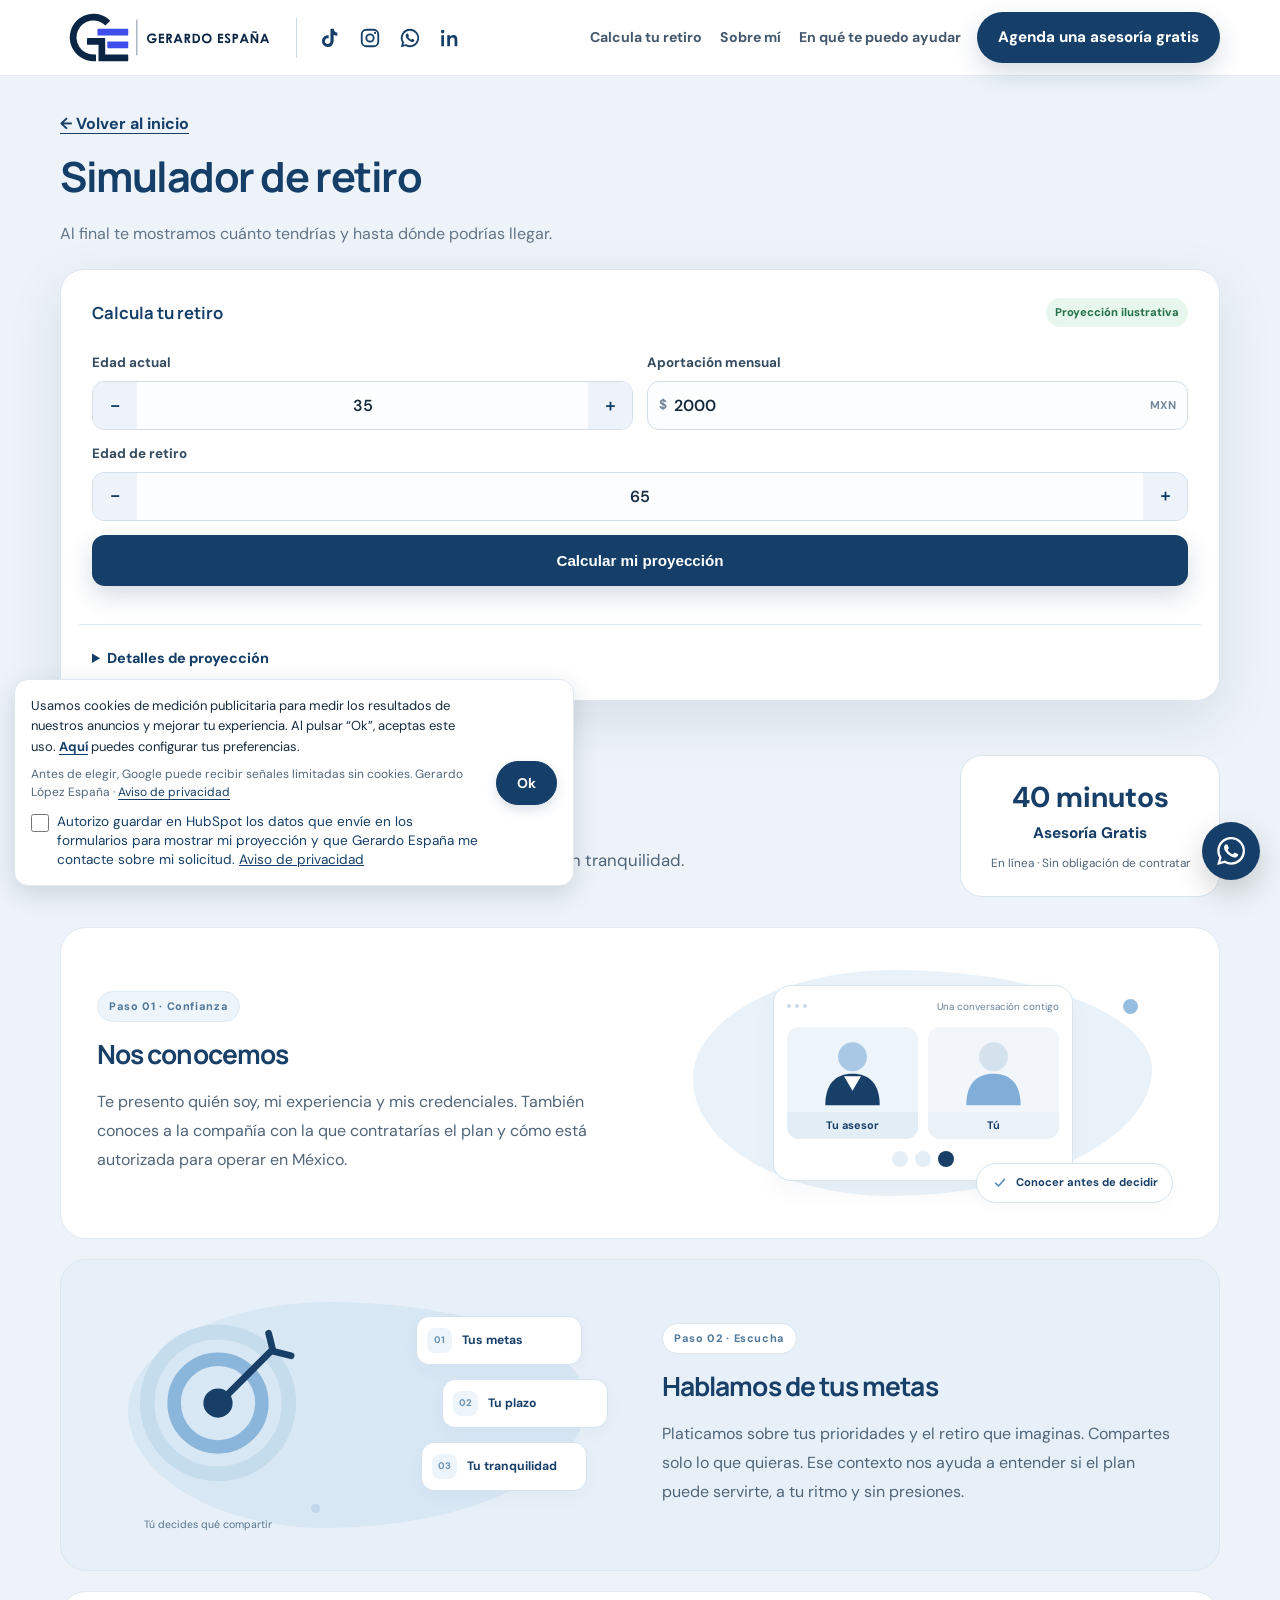
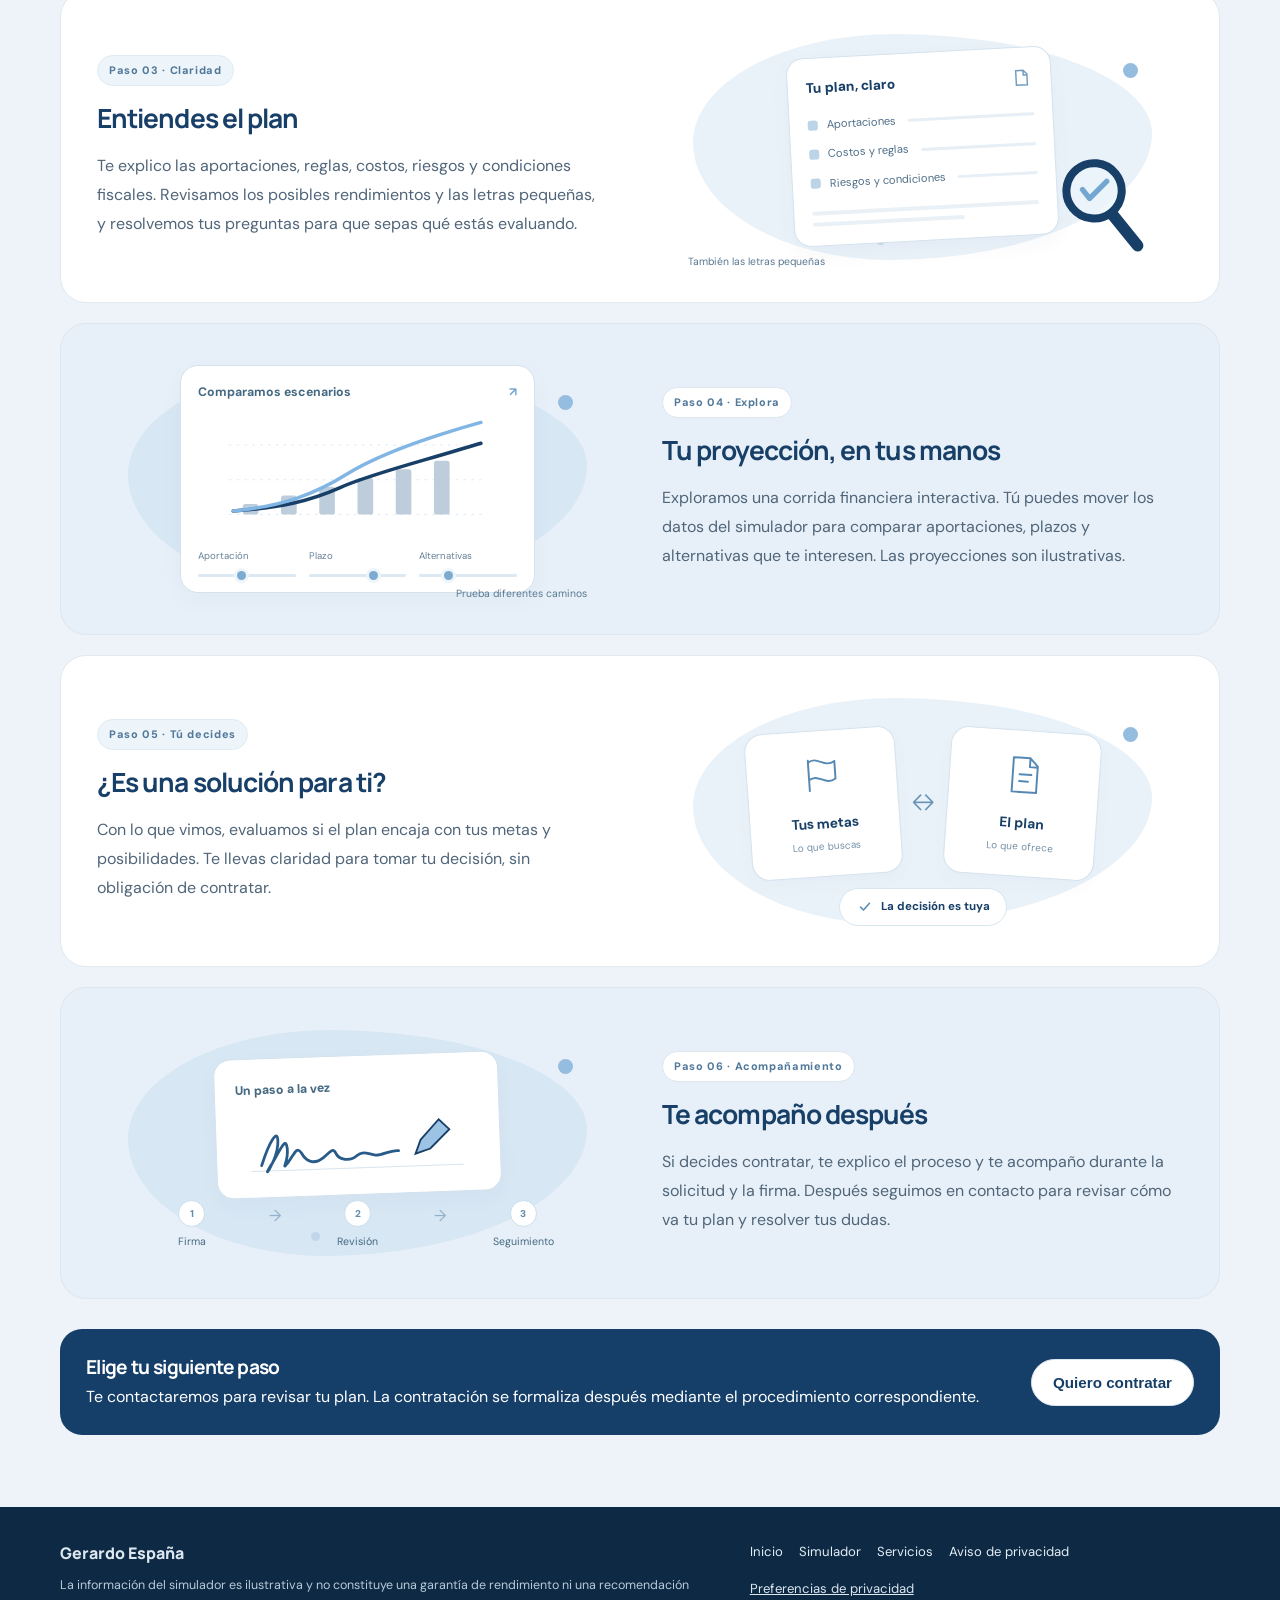
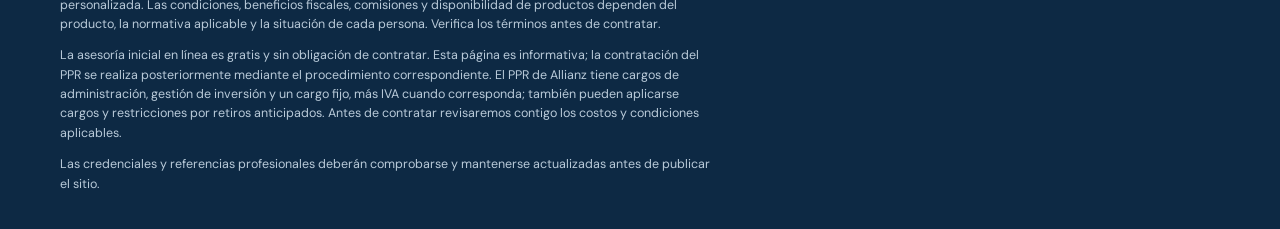
<file: simulador/index.html>
<!doctype html>
<html lang="es">
<head>
<meta charset="utf-8">
<meta name="referrer" content="no-referrer">
<!-- Consent defaults must precede every Google tag. -->
<script>
(function(w){
  w.dataLayer=w.dataLayer||[];
  function command(){w.dataLayer.push(arguments);}
  command('consent','default',{
    ad_storage:'denied',analytics_storage:'denied',
    ad_user_data:'denied',ad_personalization:'denied'
  });
})(window);
</script>
<script src="../measurement-config.js?v=4"></script>
<script src="../measurement-init.js?v=7"></script>
<!-- Google tag (gtag.js) -->
<script async src="https://www.googletagmanager.com/gtag/js?id=AW-18527900519"></script>
<script>
  window.dataLayer = window.dataLayer || [];
  function gtag(){dataLayer.push(arguments);}
  gtag('js', new Date());

  gtag('config', 'AW-18527900519');
</script>
<meta name="viewport" content="width=device-width, initial-scale=1">
<meta name="theme-color" content="#153F68">
<title>Simulador de retiro | Gerardo España</title>
<meta name="description" content="Asesoría de PPR en México con Gerardo España. Conoce cómo funciona un Plan Personal de Retiro, simula un escenario y agenda una asesoría en línea.">
<link rel="stylesheet" href="../privacy.css?v=6">
<link rel="preconnect" href="https://fonts.googleapis.com">
<link rel="preconnect" href="https://fonts.gstatic.com" crossorigin>
<link href="https://fonts.googleapis.com/css2?family=DM+Sans:wght@400;500;600;700&family=Manrope:wght@400;500;600;700;800&display=swap" rel="stylesheet">
<style>
:root{--navy:#153F68;--navy2:#0e2e4d;--blue:#285b88;--ink:#172b3e;--muted:#637588;--line:#dfe7ef;--pale:#edf3f8;--white:#fff;--green:#25D366;--gold:#b78b4a;--radius:22px;--shadow:0 18px 55px rgba(16,48,78,.10)}
*{box-sizing:border-box}html{scroll-behavior:smooth;scroll-padding-top:86px}body{margin:0;color:var(--ink);font-family:"DM Sans",sans-serif;background:#fff;line-height:1.55}h1,h2,h3,p{margin-top:0}h1,h2,h3{font-family:Manrope,sans-serif;letter-spacing:-.035em}h1{font-size:clamp(2.5rem,5vw,4.6rem);line-height:1.04;margin-bottom:20px}h2{font-size:clamp(2rem,3.5vw,3rem);line-height:1.12;margin-bottom:16px}h3{font-size:1.2rem;line-height:1.25}.container{width:min(1160px,calc(100% - 40px));margin:auto}.eyebrow{font-size:.76rem;text-transform:uppercase;letter-spacing:.15em;font-weight:800;color:var(--blue);margin-bottom:13px}.muted{color:var(--muted)}.btn{display:inline-flex;align-items:center;justify-content:center;gap:10px;border:0;border-radius:999px;padding:14px 21px;text-decoration:none;font-weight:800;font-size:.95rem;cursor:pointer;transition:transform .2s,box-shadow .2s}.btn:hover{transform:translateY(-2px)}.btn-primary{background:var(--navy);color:white;box-shadow:0 10px 24px rgba(21,63,104,.18)}.btn-wa{background:var(--green);color:#073d20;box-shadow:0 10px 24px rgba(37,211,102,.16)}.btn-light{background:white;color:var(--navy);border:1px solid var(--line)}.btn svg{width:19px;height:19px}.site-header{height:76px;position:sticky;top:0;z-index:50;background:rgba(255,255,255,.92);backdrop-filter:blur(16px);border-bottom:1px solid rgba(223,231,239,.8)}.nav{height:100%;display:flex;align-items:center;justify-content:space-between;gap:24px}.brand{display:flex;align-items:center;gap:12px;text-decoration:none;color:var(--navy);font-family:Manrope,sans-serif;font-weight:800;line-height:1.05}.brand-mark{width:40px;height:40px;border-radius:13px;background:var(--navy);color:white;display:grid;place-items:center;font-size:1rem;letter-spacing:-.04em}.brand small{display:block;font-family:"DM Sans",sans-serif;color:var(--muted);font-size:.69rem;font-weight:600;letter-spacing:.02em;margin-top:5px}.nav-links{display:flex;align-items:center;gap:25px}.nav-links a{font-size:.88rem;text-decoration:none;color:#43586c;font-weight:700}.nav-links a:hover{color:var(--navy)}.nav-links .btn{color:white;padding:11px 17px}.menu-toggle{display:none;border:1px solid var(--line);background:white;border-radius:12px;padding:9px 12px;color:var(--navy);font-weight:800}
.hero{padding:66px 0 76px;background:radial-gradient(circle at 88% 6%,#e4eef7 0,transparent 32%),linear-gradient(180deg,#f8fbfe 0,#fff 100%)}.hero-grid{display:grid;grid-template-columns:.9fr 1.1fr;gap:50px;align-items:center}.hero-copy{padding:10px 0}.hero-copy h1 span{color:var(--blue)}.hero-copy p{font-size:1.1rem;max-width:510px;color:#52687c;margin-bottom:25px}.hero-points{display:flex;flex-wrap:wrap;gap:10px;margin-top:25px}.pill{display:inline-flex;gap:7px;align-items:center;border:1px solid #dce6ef;background:rgba(255,255,255,.75);padding:8px 11px;border-radius:999px;color:#435b70;font-size:.8rem;font-weight:700}.pill svg{width:15px;height:15px;color:#2e7d58}.sim-shell{background:white;border:1px solid #dce6ef;border-radius:26px;padding:13px;box-shadow:var(--shadow);overflow:hidden}.sim-top{display:flex;align-items:center;justify-content:space-between;padding:10px 13px 14px;gap:10px}.sim-top strong{font-family:Manrope,sans-serif;font-size:1.04rem;color:var(--navy)}.live-tag{font-size:.7rem;font-weight:800;color:#26724b;background:#e7f7ed;padding:6px 9px;border-radius:999px}.sim-frame{width:100%;height:780px;border:0;display:block;border-radius:16px;background:#f4f7fb}.sim-note{font-size:.75rem;color:#6a7d8e;padding:11px 13px 3px;margin:0}
.trust-strip{padding:20px 0;border-top:1px solid var(--line);border-bottom:1px solid var(--line);background:white}.trust-items{display:flex;justify-content:center;gap:30px;flex-wrap:wrap;color:#4b6277;font-size:.86rem;font-weight:700}.trust-items span{display:flex;align-items:center;gap:8px}.trust-items svg{width:18px;height:18px;color:var(--blue)}
section.content-section{padding:92px 0}.section-heading{max-width:710px;margin-bottom:38px}.section-heading p{font-size:1.05rem;color:var(--muted)}.about{background:#f6f9fc}.about-grid{display:grid;grid-template-columns:.75fr 1.25fr;gap:64px;align-items:start}.profile-card{border-radius:26px;padding:28px;background:linear-gradient(145deg,var(--navy),var(--navy2));color:white;min-height:300px;display:flex;flex-direction:column;justify-content:space-between;box-shadow:var(--shadow)}.profile-monogram{width:78px;height:78px;border:1px solid rgba(255,255,255,.35);background:rgba(255,255,255,.1);border-radius:24px;display:grid;place-items:center;font:800 1.6rem Manrope,sans-serif}.profile-card h3{font-size:1.6rem;margin:22px 0 7px}.profile-card p{color:#d8e5f0;margin:0}.credential-list{display:grid;gap:14px;margin:28px 0 30px}.credential{display:flex;gap:14px;align-items:flex-start;padding:17px 18px;background:white;border:1px solid var(--line);border-radius:16px}.credential-icon{width:38px;height:38px;flex:0 0 38px;background:var(--pale);color:var(--navy);border-radius:12px;display:grid;place-items:center}.credential-icon svg{width:19px;height:19px}.credential strong{display:block;margin-bottom:3px}.credential p{font-size:.9rem;color:var(--muted);margin:0}
.services{background:white}.services-grid{display:grid;grid-template-columns:repeat(2,1fr);gap:18px}.service-card{border:1px solid var(--line);border-radius:22px;padding:28px;background:white;display:flex;flex-direction:column;min-height:255px;transition:box-shadow .2s,transform .2s}.service-card:hover{box-shadow:var(--shadow);transform:translateY(-3px)}.service-icon{width:52px;height:52px;display:grid;place-items:center;background:var(--pale);border-radius:16px;color:var(--navy);margin-bottom:21px}.service-icon svg{width:25px;height:25px}.service-card p{color:var(--muted);font-size:.94rem;flex:1}.service-card .btn{align-self:flex-start;margin-top:8px}.service-card.featured{background:#f6f9fc;border-color:#cad9e7}
.cta-band{padding:0 0 92px}.cta-inner{background:linear-gradient(120deg,#153f68,#244f77);color:white;border-radius:28px;padding:clamp(28px,5vw,54px);display:flex;align-items:center;justify-content:space-between;gap:30px}.cta-inner h2{max-width:660px;margin-bottom:10px}.cta-inner p{color:#d6e3ef;margin:0;max-width:650px}.cta-inner .btn{flex-shrink:0}.site-footer{background:#0d2944;color:#dce7f0;padding:35px 0}.footer-inner{display:flex;justify-content:space-between;gap:30px;align-items:flex-start}.footer-brand{font:800 1rem Manrope,sans-serif}.footer-note{font-size:.78rem;max-width:700px;color:#b9cad9;margin:12px 0 0}.footer-links{display:flex;gap:16px;flex-wrap:wrap}.footer-links a{color:#e4edf5;text-decoration:none;font-size:.82rem}.wa-float{position:fixed;right:20px;bottom:20px;z-index:60;width:58px;height:58px;border-radius:50%;background:var(--green);color:#064b25;display:grid;place-items:center;box-shadow:0 12px 30px rgba(0,0,0,.18);text-decoration:none}.wa-float svg{width:28px;height:28px}
@media(max-width:900px){.hero-grid,.about-grid{grid-template-columns:1fr;gap:30px}.hero{padding-top:42px}.hero-copy{max-width:700px}.sim-frame{height:850px}.profile-card{min-height:240px}.nav-links{gap:15px}.nav-links a:not(.btn){display:none}}
@media(max-width:620px){.container{width:min(100% - 28px,1160px)}.site-header{height:68px}.brand-mark{width:36px;height:36px}.nav-links{display:none;position:absolute;left:14px;right:14px;top:62px;background:white;border:1px solid var(--line);border-radius:16px;padding:14px;box-shadow:var(--shadow);flex-direction:column;align-items:stretch}.nav-links.open{display:flex}.nav-links a:not(.btn){display:block;padding:8px}.menu-toggle{display:block}.hero{padding:32px 0 48px}.hero-grid{gap:28px}.hero-copy p{font-size:1rem}.sim-shell{padding:8px;border-radius:20px}.sim-frame{height:920px}.sim-top{padding:9px 8px 12px}.content-section{padding:64px 0!important}.section-heading{margin-bottom:26px}.services-grid{grid-template-columns:1fr}.service-card{padding:23px;min-height:0}.cta-band{padding-bottom:64px}.cta-inner{align-items:flex-start;flex-direction:column;border-radius:22px}.footer-inner{flex-direction:column}.wa-float{right:14px;bottom:14px;width:54px;height:54px}}

.calc-form{display:grid;grid-template-columns:1fr 1fr;gap:14px;padding:12px 13px 20px}
.calc-form label{font-weight:700;color:#344b60;font-size:.84rem;display:grid;gap:7px}
.calc-form input{width:100%;min-width:0;border:1px solid #d2deea;background:#fbfdff;border-radius:12px;padding:13px 12px;font:600 1rem "DM Sans",sans-serif;color:var(--ink);outline-color:#5a86ad}
.calc-form label:nth-child(3){grid-column:1/-1}
.money-input{display:flex;align-items:center;border:1px solid #d2deea;background:#fbfdff;border-radius:12px;padding:0 11px;gap:7px}
.money-input input{border:0;background:transparent;padding-left:0;padding-right:0;outline:none}
.money-input b,.money-input small{color:#72879a;font-weight:700}
.calc-btn{grid-column:1/-1;width:100%;border-radius:13px;min-height:51px}
.retirement-result{background:linear-gradient(145deg,#153f68,#0e2e4d);border-radius:20px;color:white;padding:24px 22px 22px;margin:0 8px 8px;text-align:center}
.result-label{font-size:.9rem;color:#d6e5f2;font-weight:700;margin:0 0 5px}
.retirement-amount{font:800 clamp(2.6rem,5.1vw,4.3rem)/1.05 Manrope,sans-serif;letter-spacing:-.06em;color:#fff;overflow-wrap:anywhere;margin:6px 0 9px}
.result-caption{color:#d6e5f2;font-size:.78rem;margin:0 auto 12px;max-width:390px}
.mini-chart-wrap{height:95px;margin:0 auto 13px;max-width:440px}
#miniGrowthChart{width:100%;height:100%;display:block}
.result-cta{width:100%;font-size:.87rem;padding:13px 12px}
.sim-disclaimer{text-align:left;font-size:.78rem;line-height:1.65;color:#53677a;margin-top:18px;padding-top:14px;border-top:1px solid var(--line)}
.sim-disclaimer p{margin:0 0 10px}
.simulator-chart{display:none;height:140px;max-width:100%;margin:12px auto}
.simulator-chart.is-visible{display:block}
.calculating-message{margin:12px 0;color:var(--navy)}
.service-card{position:relative;overflow:hidden}
.service-card.has-photo{background-size:cover;background-position:center;color:#fff;min-height:290px;justify-content:flex-end}
.service-card.has-photo:before{content:"";position:absolute;inset:0;background:linear-gradient(180deg,rgba(12,38,62,.08) 0%,rgba(12,38,62,.82) 100%)}
.service-card.has-photo>*{position:relative;z-index:1}
.service-card.has-photo .service-icon{background:rgba(255,255,255,.15);color:white;backdrop-filter:blur(8px)}
.service-card.has-photo p{color:#e5edf5}.service-card.has-photo h3{color:white}
@media(max-width:620px){.calc-form{grid-template-columns:1fr;padding:10px 8px 16px}.calc-form label:nth-child(3),.calc-btn{grid-column:auto}.retirement-result{padding:23px 15px;margin:0 2px 4px}.retirement-amount{font-size:clamp(2.35rem,11vw,3.4rem)}}


.calculating-message{font-weight:700;color:#dceafa;padding:12px 8px;margin:0}.progress-track{display:block;height:7px;background:rgba(255,255,255,.2);border-radius:99px;margin-top:10px;overflow:hidden}.progress-track i{display:block;width:0;height:100%;background:#a7d9ff;border-radius:99px;transition:width .12s linear}
/* Modal del simulador */
.sim-shell#simulador{display:none;position:fixed;z-index:1002;left:50%;top:50%;transform:translate(-50%,-50%);width:min(1100px,calc(100vw - 32px));max-height:calc(100vh - 32px);overflow:auto;border-radius:24px;padding:18px;box-shadow:0 30px 100px rgba(5,25,45,.35)}
.sim-shell#simulador.is-open{display:block}
body.modal-active{overflow:hidden}
body.modal-active:after{content:"";position:fixed;inset:0;background:rgba(7,24,43,.68);backdrop-filter:blur(5px);z-index:1001}
.modal-close{position:sticky;top:0;float:right;border:0;background:#edf3f8;color:#153f68;border-radius:999px;width:40px;height:40px;font-size:1.5rem;cursor:pointer;z-index:2}
.hero-grid{grid-template-columns:1fr 1fr}
.hero-photo{width:100%;height:560px;object-fit:cover;border-radius:4px 4px 70px 4px;box-shadow:var(--shadow)}
.hero-copy h1 span{color:#0755c9}
.hero-copy .eyebrow{color:#0755c9}
.profile-card{background:#153f68 url('../gerardo-espana.png') center 25%/cover no-repeat;min-height:420px;display:flex;align-items:flex-end;padding:28px;border-radius:22px;overflow:hidden;position:relative;color:white}
.profile-card:before{content:"";position:absolute;inset:0;background:linear-gradient(180deg,transparent 30%,rgba(5,26,48,.88))}
.profile-card>*{position:relative;z-index:1}
.profile-monogram{display:none}
.profile-card p,.profile-card h3{color:white}
.btn-wa{background:#fff;color:#153f68;border:1px solid #dce6ef;box-shadow:none}
.btn-wa:hover{background:#edf3f8}
@media(max-width:760px){.hero-grid{grid-template-columns:1fr}.hero-photo{height:420px;grid-row:2}.sim-shell#simulador{padding:10px}.retirement-result{margin:0}.calc-form{grid-template-columns:1fr}.calc-form label:nth-child(3),.calc-btn{grid-column:auto}}

[hidden]{display:none!important}.simulator-chart.is-visible{height:200px;max-width:640px}.service-card a:after{content:"";position:absolute;inset:0}.service-card .btn{position:static}.service-card:focus-within{outline:3px solid #285b88}.wa-float{background:var(--navy);color:white}dialog{border:1px solid var(--line);border-radius:24px;padding:28px;width:min(520px,calc(100% - 28px));max-height:90dvh;overflow:auto;color:var(--ink)}dialog::backdrop{background:rgba(7,24,43,.68)}dialog textarea{width:100%;min-height:140px;padding:12px;font:inherit;border:1px solid var(--line);border-radius:12px}dialog .btn{margin-top:16px}.sim-shell#simulador{max-height:calc(100dvh - 24px)}:focus-visible{outline:3px solid #5499cf;outline-offset:4px}@media(prefers-reduced-motion:reduce){*{scroll-behavior:auto!important;transition:none!important}}
.social-links{display:flex;align-items:center;gap:8px}.social-links .social-link{display:inline-flex!important;align-items:center;justify-content:center;gap:8px;min-width:40px;min-height:40px;border:1px solid var(--line);border-radius:999px;color:var(--navy);text-decoration:none;background:white;padding:9px;font-size:.84rem;font-weight:700}.social-link svg{width:18px;height:18px;flex-shrink:0}.social-links .social-link:hover{background:var(--pale);border-color:#9eb9d1}.social-chips{flex-wrap:wrap;margin:0 0 24px}.social-chips .social-link{padding:10px 15px}.nav-links{gap:16px}.social-header{flex-shrink:0}@media(min-width:621px) and (max-width:1200px){.nav-links>a:not(.btn){display:none}}@media(max-width:620px){.social-header{justify-content:flex-start;border-top:1px solid var(--line);padding-top:12px}}
</style>
<link rel="stylesheet" href="../updates.css?v=9">
<link rel="icon" type="image/x-icon" href="../assets/favicon-ge-white.ico">
<link rel="icon" type="image/png" sizes="160x160" href="../assets/favicon-ge-white.png">
<link rel="stylesheet" href="../simulator-page.css?v=1">
<link rel="stylesheet" href="../projection-lead.css?v=9">
<link rel="stylesheet" href="../product-guide.css?v=4">
<link rel="stylesheet" href="../projection-unlock-dock.css?v=1">
</head>
<body>
<header class="site-header">
  <div class="container nav">
    <a class="brand" href="../#inicio" data-ui-id="nav_logo" aria-label="Gerardo España, inicio"><img src="../assets/logo-barra.svg" width="220" height="63" alt="Gerardo España" class="brand-logo"></a>
<div class="social-links social-header" aria-label="Perfiles de Gerardo España"><a class="social-link" data-ui-id="social_header_tiktok" href="https://www.tiktok.com/@ger.espana" target="_blank" rel="noopener noreferrer" aria-label="TikTok de Gerardo España (abre en otra pestaña)" title="TikTok"><svg viewBox="0 0 24 24" fill="currentColor" aria-hidden="true"><path d="M16 2c.3 2.5 1.7 4 4 4.2v3.4a8 8 0 0 1-4-1.2v7a6.4 6.4 0 1 1-5.5-6.3v3.5a3 3 0 1 0 2 2.8V2z"/></svg></a><a class="social-link" data-ui-id="social_header_instagram" href="https://www.instagram.com/ger.espana/" target="_blank" rel="noopener noreferrer" aria-label="Instagram de Gerardo España (abre en otra pestaña)" title="Instagram"><svg viewBox="0 0 24 24" fill="currentColor" aria-hidden="true"><rect x="3" y="3" width="18" height="18" rx="5" fill="none" stroke="currentColor" stroke-width="2"/><circle cx="12" cy="12" r="4" fill="none" stroke="currentColor" stroke-width="2"/><circle cx="17.5" cy="6.5" r="1.2"/></svg></a><a class="social-link" href="https://wa.me/message/42SOTDUOUMFGK1" data-wa-social data-measure-location="header" data-measure-id="wa_header_social" target="_blank" rel="noopener noreferrer" aria-label="WhatsApp de Gerardo España (abre en otra pestaña)" title="WhatsApp"><svg viewBox="0 0 24 24" fill="currentColor" aria-hidden="true"><path d="M12 2a10 10 0 0 0-8.7 15L2 22l5-1.3A10 10 0 1 0 12 2zm0 2a8 8 0 1 1-4.1 14.9l-.4-.2-2.7.7.7-2.7-.2-.4A8 8 0 0 1 12 4zm-3.2 3c-.4 0-1.5.8-1.5 2.4 0 2.6 3.7 6.5 6.8 7 .8.2 2.2-.5 2.5-1.4l.1-1-2.5-1.2-.9 1.1c-1.4-.5-2.6-1.6-3.2-2.9l.8-1L9.8 7z"/></svg></a><a class="social-link" data-ui-id="social_header_linkedin" href="https://www.linkedin.com/in/gerardo-espa%C3%B1a" target="_blank" rel="noopener noreferrer" aria-label="LinkedIn de Gerardo España (abre en otra pestaña)" title="LinkedIn"><svg viewBox="0 0 24 24" fill="currentColor" aria-hidden="true"><path d="M4 3a2 2 0 1 0 0 4 2 2 0 0 0 0-4zM2.5 9h3v12h-3zM9 9h3v1.6c.7-1.1 1.8-1.9 3.6-1.9 3.3 0 4.4 2.1 4.4 5.3v7h-3v-6.2c0-1.9-.1-3.4-2.3-3.4S12 13.1 12 14.7V21H9z"/></svg></a></div>
    <button class="menu-toggle" id="menuToggle" aria-expanded="false" aria-label="Abrir menú">Menú</button>
    <nav class="nav-links" id="navLinks">
      <a href="#simulador" data-measure-location="header">Calcula tu retiro</a>
      <a href="../#sobre-mi" data-ui-id="nav_about">Sobre mí</a>
      <a href="../#servicios" data-ui-id="nav_services">En qué te puedo ayudar</a>


    </nav>
    <a class="btn btn-primary header-cta" href="#" data-lead="advisory" data-measure-location="header" data-measure-id="wa_header_advisory">Agenda una asesoría gratis</a>
  </div>
</header>
<main class="simulator-page">
<div class="container"><a class="simulator-back" href="../">← Volver al inicio</a><h1>Simulador de retiro</h1>
<p class="simulator-intro">Al final te mostramos cuánto tendrías y hasta dónde podrías llegar.</p>
<a class="btn btn-primary" id="completeProjectionLink" href="../mi-proyeccion/" hidden>Ver mi proyección completa</a>
    <div class="sim-shell" id="simulador" aria-labelledby="simTitle">
      <div class="sim-top"><strong id="simTitle">Calcula tu retiro</strong><span class="live-tag">Proyección ilustrativa</span></div>
      <form class="calc-form" id="retirementForm" novalidate>
        <label>Edad actual <span class="age-control"><button type="button" data-age-step="ageNow" data-delta="-1" aria-label="Disminuir edad actual">−</button><input id="ageNow" aria-describedby="ageNotice" type="number" min="18" max="64" value="35" required><button type="button" data-age-step="ageNow" data-delta="1" aria-label="Aumentar edad actual">+</button></span></label>
        <label>Aportación mensual <span class="money-input"><b>$</b><input id="monthlyContribution" aria-describedby="ageNotice" type="number" min="2000" max="1000000" step="1" value="2000" required><small>MXN</small></span></label>
        <label>Edad de retiro <span class="age-control"><button type="button" data-age-step="ageRetirement" data-delta="-1" aria-label="Disminuir edad de retiro">−</button><input id="ageRetirement" aria-describedby="ageNotice" type="number" min="60" max="90" value="65" required><button type="button" data-age-step="ageRetirement" data-delta="1" aria-label="Aumentar edad de retiro">+</button></span></label>
        <button class="btn btn-primary calc-btn" id="calculateButton" type="submit" disabled>Calcular mi proyección</button>
        <div id="ageNotice" class="age-notice" role="alert" hidden></div><p id="calculationError" role="alert" hidden></p><div id="calculatingMessage" class="calculating-message" hidden><strong>Calculando tu proyección…</strong><p>Observa cómo podría crecer tu inversión con el tiempo.</p></div>
      </form>

      <div class="retirement-result" id="resultPanel" aria-live="polite" hidden><div class="range-from"><p class="result-label">Tendrías desde:</p><div class="amount-stage"><div class="retirement-amount" id="retirementAmount">—</div><div class="confetti-layer" id="projectionConfetti" aria-hidden="true"></div></div></div><span class="range-dash" aria-hidden="true">−</span><div class="scenario-upper"><p class="result-label">Podrías llegar hasta:</p><button class="upper-projection-trigger" id="upperProjectionTrigger" type="button" aria-label="Ver mi proyección completa" disabled><span class="amount-stage"><span class="retirement-amount result-mask" id="upperProjectionPlaceholder" aria-hidden="true">$99,999,999</span><span class="confetti-layer" id="upperProjectionConfetti" aria-hidden="true"></span></span></button></div><div class="mini-chart-wrap simulator-chart"><canvas id="miniGrowthChart" role="img" aria-label="Saldo proyectado y aportaciones acumuladas en MXN por año de proyección"></canvas></div><div class="projection-legend" aria-label="Series de la gráfica"><span><i class="contributions-key" aria-hidden="true"></i>Aportaciones acumuladas</span><span><i class="balance-key" aria-hidden="true"></i>Tendrías desde</span></div><p id="chartSummary" class="sr-only"></p><p class="result-caption" id="retirementCaption"></p><dl class="projection-metrics" id="projectionMetrics" aria-label="Supuestos compartidos por los escenarios 8% y 12%" hidden><div><dt>Plazo</dt><dd id="metricYears">—</dd><small>de proyección</small></div><div><dt>Aportaciones</dt><dd id="metricContributions">—</dd><small>acumuladas</small></div><div><dt>Beneficio Fiscal</dt><dd id="metricTax">—</dd><small>anual de referencia</small></div></dl><button class="btn btn-wa result-cta" id="unlockProjectionButton" type="button" disabled>Ver hasta dónde puedo llegar</button></div>
<details class="sim-note sim-disclaimer"><summary>Detalles de proyección</summary><div class="projection-details">
        <p><strong>Importante sobre esta proyección</strong></p>
        <p>Se calculan dos escenarios con rendimientos brutos ilustrativos del 8% y del 12% anual, con aportaciones mensuales constantes y sin ajuste por inflación. El rendimiento no está garantizado y los resultados reales pueden ser menores o mayores. Las cifras futuras no equivalen al poder de compra de hoy.</p>
        <p>Se conserva el motor existente, que aplica supuestos de administración (1.5% trimestral sobre saldo inicial), gestión (0.1% mensual), cargo inicial de $500, cargo mensual de 25 UDIS desde el mes 19, UDI fija de $8.81 y una tabla de bono con tasa ilustrativa del 9%. Estos parámetros, su tratamiento de IVA, la elegibilidad del bono y su aplicación después de 25 años no están verificados contra un contrato vigente. La cifra es un escenario técnico provisional; no es una cotización oficial ni confirma los costos o beneficios de un producto. El bono no representa dinero de libre disposición ni un rendimiento garantizado. No se reinvierte el posible beneficio fiscal.</p>
        <p><strong>Beneficio fiscal anual de referencia:</strong> se estima con un ISR marginal ilustrativo del 25%, que puede variar según la posición de cada persona en la tarifa de ISR. Se aplica a la aportación anual hasta el límite de cinco UMA anuales de 2026 ($213,973.20), suponiendo ingresos suficientes para que la deducción no supere el 10% de los ingresos acumulables y el cumplimiento de los demás requisitos del Artículo 151. Como no se solicitan ingresos ni situación fiscal, esta referencia no es una devolución calculada o asegurada; puede ser menor o nula. Se muestra solo el beneficio anual, sin acumularlo ni reinvertirlo. Los límites de años futuros pueden cambiar.</p>
        <p>*El tratamiento fiscal está sujeto a las condiciones aplicables y se explica durante la asesoría personalizada.</p>
        <p><span id="retirementTaxNote" hidden><strong>Escenario «Libre de impuestos»:</strong> supone que los retiros se realizan dentro de los requisitos y límites de exención aplicables a la modalidad de disposición elegida. Cumplir 65 años no establece una exención ilimitada del saldo. El motor no determina el ISR personal ni un calendario de retiros; la estrategia y el tratamiento de cualquier excedente se revisan en asesoría. </span>En la asesoría revisaremos los costos vigentes, las condiciones del bono, el plazo contractual, la disponibilidad de los recursos y una propuesta personalizada. Para horizontes mayores a 25 años, se proyecta la continuidad de las aportaciones hasta la edad elegida; esto no establece un plazo contractual.</p>
      </div></details>
    </div>
<section class="product-overview advisory-guide" aria-labelledby="productOverviewTitle">
  <div class="advisory-intro">
    <div><p class="eyebrow">Así te acompaño</p><h2 id="productOverviewTitle">¿Cómo se vería tu asesoría?</h2><p>Una conversación para conocerte, explorar opciones y decidir con tranquilidad.</p></div>
    <div class="advisory-offer"><strong>40 minutos</strong><span>Asesoría Gratis</span><small>En línea · Sin obligación de contratar</small></div>
  </div>
  <ol class="advisory-journey" aria-label="Los seis pasos de tu asesoría">
    <li class="advisory-step">
      <div class="advisory-step-copy"><span class="advisory-step-label">Paso 01 · Confianza</span><h3>Nos conocemos</h3><p>Te presento quién soy, mi experiencia y mis credenciales. También conoces a la compañía con la que contratarías el plan y cómo está autorizada para operar en México.</p></div>
      <div class="advisory-art art-introduction" aria-hidden="true"><div class="art-orbit"></div><div class="art-video"><div class="art-window-top"><i></i><i></i><i></i><span>Una conversación contigo</span></div><div class="art-video-people"><div class="art-person"><svg viewBox="0 0 100 100" fill="none" focusable="false"><circle cx="50" cy="35" r="17" fill="#a9c8e5"/><path d="M18 92c0-25 12-37 32-37s32 12 32 37" fill="#173f67"/><path d="m40 58 10 17 10-17" fill="#fff"/></svg><span>Tu asesor</span></div><div class="art-person art-person-client"><svg viewBox="0 0 100 100" fill="none" focusable="false"><circle cx="50" cy="35" r="17" fill="#d4e2ee"/><path d="M18 92c0-25 12-37 32-37s32 12 32 37" fill="#80aed8"/></svg><span>Tú</span></div></div><div class="art-call-controls"><span></span><span></span><span></span></div></div><div class="art-floating-label"><svg viewBox="0 0 24 24" fill="none" focusable="false"><path d="m6 12 4 4 8-9"/></svg>Conocer antes de decidir</div></div>
    </li>
    <li class="advisory-step">
      <div class="advisory-step-copy"><span class="advisory-step-label">Paso 02 · Escucha</span><h3>Hablamos de tus metas</h3><p>Platicamos sobre tus prioridades y el retiro que imaginas. Compartes solo lo que quieras. Ese contexto nos ayuda a entender si el plan puede servirte, a tu ritmo y sin presiones.</p></div>
      <div class="advisory-art art-goals" aria-hidden="true"><div class="art-orbit"></div><div class="art-target"><svg viewBox="0 0 160 160" fill="none" focusable="false"><circle cx="80" cy="80" r="63" stroke="#c5dced" stroke-width="13"/><circle cx="80" cy="80" r="39" stroke="#8bb6dc" stroke-width="12"/><circle cx="80" cy="80" r="13" fill="#173f67"/><path d="m83 78 45-45m-3-15 4 16 16 4" stroke="#173f67" stroke-width="6" stroke-linecap="round" stroke-linejoin="round"/></svg></div><div class="art-goal-label goal-one"><span>01</span>Tus metas</div><div class="art-goal-label goal-two"><span>02</span>Tu plazo</div><div class="art-goal-label goal-three"><span>03</span>Tu tranquilidad</div><div class="art-goal-note">Tú decides qué compartir</div></div>
    </li>
    <li class="advisory-step">
      <div class="advisory-step-copy"><span class="advisory-step-label">Paso 03 · Claridad</span><h3>Entiendes el plan</h3><p>Te explico las aportaciones, reglas, costos, riesgos y condiciones fiscales. Revisamos los posibles rendimientos y las letras pequeñas, y resolvemos tus preguntas para que sepas qué estás evaluando.</p></div>
      <div class="advisory-art art-plan" aria-hidden="true"><div class="art-orbit"></div><div class="art-document"><div class="art-doc-top"><span>Tu plan, claro</span><svg viewBox="0 0 24 24" fill="none" focusable="false"><path d="M6 4h8l4 4v12H6V4Zm8 0v5h4"/></svg></div><div class="art-document-row"><i></i><span>Aportaciones</span><b></b></div><div class="art-document-row"><i></i><span>Costos y reglas</span><b></b></div><div class="art-document-row"><i></i><span>Riesgos y condiciones</span><b></b></div><div class="art-document-lines"><span></span><span></span></div></div><div class="art-magnifier"><svg viewBox="0 0 120 120" fill="none" focusable="false"><circle cx="48" cy="47" r="31" fill="#ecf5fbcf" stroke="#173f67" stroke-width="9"/><path d="m72 72 31 31" stroke="#173f67" stroke-width="13" stroke-linecap="round"/><path d="m35 47 9 9 17-21" stroke="#73a7d1" stroke-width="6" stroke-linecap="round" stroke-linejoin="round"/></svg></div><div class="art-plan-note">También las letras pequeñas</div></div>
    </li>
    <li class="advisory-step">
      <div class="advisory-step-copy"><span class="advisory-step-label">Paso 04 · Explora</span><h3>Tu proyección, en tus manos</h3><p>Exploramos una corrida financiera interactiva. Tú puedes mover los datos del simulador para comparar aportaciones, plazos y alternativas que te interesen. Las proyecciones son ilustrativas.</p></div>
      <div class="advisory-art art-projection" aria-hidden="true"><div class="art-orbit"></div><div class="art-chart-card"><div class="art-chart-heading">Comparamos escenarios<span>↗</span></div><svg class="art-chart" viewBox="0 0 320 145" fill="none" focusable="false"><path d="M12 118H307M12 78H307M12 38H307" stroke="#dce7f0" stroke-dasharray="3 6"/><g fill="#bdcddb"><rect class="art-bar" x="28" y="106" width="18" height="12" rx="3"/><rect class="art-bar" x="72" y="96" width="18" height="22" rx="3"/><rect class="art-bar" x="116" y="86" width="18" height="32" rx="3"/><rect class="art-bar" x="160" y="76" width="18" height="42" rx="3"/><rect class="art-bar" x="204" y="66" width="18" height="52" rx="3"/><rect class="art-bar" x="248" y="56" width="18" height="62" rx="3"/></g><path class="art-curve art-curve-lower" pathLength="1" d="M17 114C72 110 104 103 140 87S230 58 302 36" stroke="#173f67" stroke-width="4" stroke-linecap="round"/><path class="art-curve" pathLength="1" d="M17 114C75 108 112 94 147 72S241 29 302 12" stroke="#80b5e4" stroke-width="4" stroke-linecap="round"/></svg><div class="art-sliders"><div><span>Aportación</span><i><b></b></i></div><div><span>Plazo</span><i><b></b></i></div><div><span>Alternativas</span><i><b></b></i></div></div></div><span class="art-projection-note">Prueba diferentes caminos</span></div>
    </li>
    <li class="advisory-step">
      <div class="advisory-step-copy"><span class="advisory-step-label">Paso 05 · Tú decides</span><h3>¿Es una solución para ti?</h3><p>Con lo que vimos, evaluamos si el plan encaja con tus metas y posibilidades. Te llevas claridad para tomar tu decisión, sin obligación de contratar.</p></div>
      <div class="advisory-art art-choice" aria-hidden="true"><div class="art-orbit"></div><div class="art-choice-pair"><div class="art-choice-card"><svg viewBox="0 0 48 48" fill="none" focusable="false"><path d="M11 39V8m0 2c10-7 16 7 27 0v18c-11 7-17-7-27 0"/></svg><strong>Tus metas</strong><span>Lo que buscas</span></div><span class="art-choice-compare">↔</span><div class="art-choice-card"><svg viewBox="0 0 48 48" fill="none" focusable="false"><path d="M12 6h17l8 8v27H12V6Zm17 0v9h8M19 23h12M19 30h9"/></svg><strong>El plan</strong><span>Lo que ofrece</span></div></div><div class="art-choice-decision"><svg viewBox="0 0 24 24" fill="none" focusable="false"><path d="m6 12 4 4 8-9"/></svg>La decisión es tuya</div></div>
    </li>
    <li class="advisory-step">
      <div class="advisory-step-copy"><span class="advisory-step-label">Paso 06 · Acompañamiento</span><h3>Te acompaño después</h3><p>Si decides contratar, te explico el proceso y te acompaño durante la solicitud y la firma. Después seguimos en contacto para revisar cómo va tu plan y resolver tus dudas.</p></div>
      <div class="advisory-art art-followup" aria-hidden="true"><div class="art-orbit"></div><div class="art-signature-card"><span>Un paso a la vez</span><svg viewBox="0 0 260 80" fill="none" focusable="false"><path d="M15 63H242" stroke="#d6e3ee"/><path class="art-signature" pathLength="1" d="M26 57c9-25 20-43 18-22-2 19-20 40-8 22 10-15 17-32 18-17 1 14-8 24 0 15 8-10 10-18 15-10 4 8 12 14 23 6 9-7 11-11 14-4s15 9 22 3 13-1 20 0 15-5 25-4" stroke="#285b88" stroke-width="3" stroke-linecap="round"/><path d="m197 35 20-21 11 11-21 20-16 5 6-15Z" fill="#9cc3e4" stroke="#173f67" stroke-width="2"/></svg></div><div class="art-followup-stages"><span><i>1</i>Firma</span><b>→</b><span><i>2</i>Revisión</span><b>→</b><span><i>3</i>Seguimiento</span></div></div>
    </li>
  </ol>
  <div class="product-contract"><div><h3>Elige tu siguiente paso</h3><p>Te contactaremos para revisar tu plan. La contratación se formaliza después mediante el procedimiento correspondiente.</p></div><button class="btn btn-light" type="button" data-lead="contract" data-lead-id="product_contract">Quiero contratar</button></div>
</section><!-- /advisory-guide --></div>
</main>
<footer class="site-footer">
  <div class="container footer-inner">
    <div><div class="footer-brand">Gerardo España</div><p class="footer-note">La información del simulador es ilustrativa y no constituye una garantía de rendimiento ni una recomendación personalizada. Las condiciones, beneficios fiscales, comisiones y disponibilidad de productos dependen del producto, la normativa aplicable y la situación de cada persona. Verifica los términos antes de contratar.</p><p class="footer-note">La asesoría inicial en línea es gratis y sin obligación de contratar. Esta página es informativa; la contratación del PPR se realiza posteriormente mediante el procedimiento correspondiente. El PPR de Allianz tiene cargos de administración, gestión de inversión y un cargo fijo, más IVA cuando corresponda; también pueden aplicarse cargos y restricciones por retiros anticipados. Antes de contratar revisaremos contigo los costos y condiciones aplicables.</p><p class="footer-note">Las credenciales y referencias profesionales deberán comprobarse y mantenerse actualizadas antes de publicar el sitio.</p></div>
    <div class="footer-links"><a href="../#inicio" data-ui-id="footer_home">Inicio</a><a href="#simulador" data-measure-location="footer">Simulador</a><a href="../#servicios" data-ui-id="footer_services">Servicios</a><a href="../aviso-de-privacidad.html">Aviso de privacidad</a><button id="measurementPreferences" class="measurement-preferences" type="button" hidden>Preferencias de privacidad</button></div>
  </div>
</footer>
<a class="wa-float" href="#" data-wa-direct="general" data-measure-location="floating" data-measure-id="wa_floating" aria-label="Agenda una asesoría gratis por WhatsApp">
<svg viewBox="0 0 24 24" fill="currentColor" aria-hidden="true"><path d="M20.52 3.48A11.82 11.82 0 0 0 12.1 0C5.55 0 .22 5.33.22 11.88c0 2.1.55 4.16 1.6 5.97L.12 24l6.3-1.65a11.9 11.9 0 0 0 5.68 1.45h.01c6.55 0 11.88-5.33 11.88-11.88 0-3.17-1.24-6.15-3.47-8.44ZM12.1 21.78a9.86 9.86 0 0 1-5.03-1.38l-.36-.21-3.74.98 1-3.65-.24-.38a9.82 9.82 0 0 1-1.51-5.26c0-5.45 4.44-9.89 9.9-9.89a9.82 9.82 0 0 1 7 2.9 9.82 9.82 0 0 1 2.9 7c0 5.46-4.44 9.9-9.9 9.9Zm5.43-7.41c-.3-.15-1.76-.87-2.03-.97-.27-.1-.47-.15-.67.15-.2.3-.77.97-.94 1.17-.17.2-.35.22-.65.07-.3-.15-1.26-.46-2.4-1.48-.89-.79-1.49-1.77-1.66-2.07-.17-.3-.02-.46.13-.61.14-.14.3-.35.45-.52.15-.17.2-.3.3-.5.1-.2.05-.37-.02-.52-.08-.15-.67-1.62-.92-2.22-.24-.58-.49-.5-.67-.51h-.57c-.2 0-.52.07-.8.37-.27.3-1.04 1.02-1.04 2.49s1.07 2.89 1.22 3.09c.15.2 2.1 3.2 5.08 4.49.71.31 1.26.5 1.69.64.71.23 1.36.2 1.87.12.57-.08 1.76-.72 2.01-1.42.25-.7.25-1.3.17-1.42-.07-.12-.27-.2-.57-.35Z"/></svg>
</a>
<script src="../measurement.js?v=9" defer></script>
<script src="../form-privacy.js?v=1" defer></script>
<script src="../engine.js" defer></script>
<script src="../projection-metrics.js?v=5" defer></script>
<script src="../app.js?v=14" defer></script>
<script src="../projection-scenarios.js?v=3" defer></script>
<script src="../projection-state.js?v=3" defer></script>
<script src="../projection-resume.js?v=1" defer></script><script src="../hubspot-form-config.js?v=1" defer></script>
<script src="../hubspot-submission.js?v=8" defer></script>
<script src="../lead-dialog.js?v=5" defer></script>
<script src="../simulator.js?v=6" defer></script>
<script src="../projection-unlock-dock.js?v=1" defer></script>
<script src="../projection-lead-ui.js?v=4" defer></script>
<script src="../projection-direct-form.js?v=3" defer></script>

<dialog id="directProjectionDialog" class="lead-dialog" aria-labelledby="directProjectionTitle" aria-describedby="directProjectionIntro">
  <form id="directProjectionForm" class="projection-lead-form" data-hs-do-not-collect="true">
    <button type="button" class="modal-close" id="closeDirectProjection" aria-label="Cerrar formulario">×</button>
    <h2 id="directProjectionTitle">Ve tu proyección de retiro</h2>
    <p id="directProjectionIntro">Usaremos estos datos para contactarte y verificar si quieres hacer realidad tu proyección</p>
    <label for="directProjectionName">Nombre
      <input id="directProjectionName" name="firstname" type="text" autocomplete="given-name" minlength="2" maxlength="100" required>
    </label>
    <label for="directProjectionPhone">Teléfono / WhatsApp
      <input id="directProjectionPhone" name="phone" type="tel" autocomplete="tel-national" inputmode="numeric" maxlength="32" placeholder="10 dígitos de México" required>
    </label>
    <div class="projection-lead-inputs">
      <label for="directProjectionAge">Edad actual
        <input id="directProjectionAge" type="number" inputmode="numeric" min="18" max="64" step="1" placeholder="35" required>
      </label>
      <label for="directProjectionRetirement">Edad deseada de retiro
        <input id="directProjectionRetirement" type="number" inputmode="numeric" min="60" max="90" step="1" value="65" required>
      </label>
      <label for="directProjectionMonthly">Aportación mensual (MXN)
        <input id="directProjectionMonthly" type="number" inputmode="numeric" min="2000" max="1000000" step="1" placeholder="Mínimo $2,000" required>
      </label>
    </div>
    <label class="projection-lead-consent">
      <input id="directProjectionConsent" type="checkbox" required>
      <span>Acepto <a href="../aviso-de-privacidad.html#registro-simulacion" target="_blank" rel="noopener noreferrer">aviso de privacidad</a></span>
    </label>
    <button class="btn btn-primary" id="directProjectionContinue" type="submit">Continuar</button>
    <button class="measurement-preferences" id="directProjectionPrivacy" type="button" aria-haspopup="dialog" hidden>Preferencias de privacidad</button>
    <p id="directProjectionStatus" role="status" aria-live="polite" hidden></p>
  </form>
</dialog>

<dialog id="credentialDialog" class="credential-dialog" aria-labelledby="credentialTitle"><div class="credential-toolbar"><h2 id="credentialTitle">Documento profesional</h2><button type="button" id="closeCredential" class="modal-close" aria-label="Cerrar documento">×</button></div><div id="credentialContent" class="credential-content"></div></dialog><section id="measurementConsent" class="measurement-consent" aria-label="Medición publicitaria" hidden>
  <div><p>Usamos cookies de medición publicitaria para medir los resultados de nuestros anuncios y mejorar tu experiencia. Al pulsar “Ok”, aceptas este uso. <a id="openMeasurementPreferences" class="consent-preferences-link" href="#measurementDetails" aria-haspopup="dialog">Aquí</a> puedes configurar tus preferencias.</p><p class="consent-identity">Antes de elegir, Google puede recibir señales limitadas sin cookies. Gerardo López España · <a href="../aviso-de-privacidad.html" target="_blank" rel="noopener noreferrer">Aviso de privacidad</a></p></div>
  <button class="consent-primary" type="button" data-consent-action="accept-measurement" aria-label="Ok: aceptar medición publicitaria">Ok</button>
</section>
<dialog id="measurementDetails" class="measurement-details" aria-labelledby="measurementDetailsTitle" aria-describedby="measurementDetailsIntro">
  <div class="measurement-details-header"><h2 id="measurementDetailsTitle">Preferencias de privacidad</h2><button type="button" class="measurement-details-close" data-close-measurement aria-label="Cerrar preferencias">×</button></div>
  <div class="measurement-details-content"><p id="measurementDetailsIntro">Elige cada uso por separado. «Ok» guarda exactamente tu selección; «Solo esenciales» desactiva ambas opciones. Puedes cambiarla después desde «Preferencias de privacidad», al pie de la página. Cerrar esta ventana no guarda cambios de cookies. La autorización para los formularios se guarda al marcar o desmarcar su casilla.</p>
  <div class="measurement-category"><label class="measurement-option"><span>Esenciales <small>Siempre activas</small></span><input type="checkbox" checked disabled aria-label="Esenciales: siempre activas"></label><p>Guardamos tu elección en este navegador durante un máximo de 180 días. El simulador y WhatsApp funcionan sin aceptar las opciones siguientes.</p></div>
  <div class="measurement-category"><label class="measurement-option" for="consentAnalytics"><span>Analítica</span><input id="consentAnalytics" type="checkbox" aria-describedby="consentAnalyticsHelp"></label><p id="consentAnalyticsHelp">Actualmente no hay una herramienta de analítica activa. Esta opción conserva tu preferencia, pero no instala etiquetas ni autoriza medición publicitaria.</p></div>
  <div class="measurement-category"><label class="measurement-option" for="consentAdvertising"><span>Medición publicitaria</span><input id="consentAdvertising" type="checkbox" aria-describedby="consentAdvertisingHelp"></label><p id="consentAdvertisingHelp">Permite almacenamiento e identificadores de clic y el uso de datos de navegación y eventos por Google para relacionar visitas y acciones con nuestros anuncios y medir sus resultados. No autoriza publicidad personalizada ni el envío de datos financieros, teléfonos o correos.</p></div>
  <div class="measurement-category"><label class="measurement-option"><span>Publicidad personalizada <small>Desactivada · No la utilizamos</small></span><input type="checkbox" disabled aria-label="Publicidad personalizada: desactivada"></label><p>No usamos estas opciones para remarketing ni para personalizar anuncios.</p></div>
  <p class="measurement-details-note">Antes de elegir y con «Solo esenciales», Google puede recibir información técnica y señales limitadas sin cookies opcionales mediante el modo de consentimiento avanzado. Estas señales no equivalen a aceptar cookies analíticas o publicitarias. Consulta los datos, destinatarios y finalidades en el aviso completo.</p>
  <p class="measurement-details-note">Responsable: Gerardo López España. Domicilio: Plaza Nazas, Av. Fray Luis de León 7092, Local 27B, Colinas del Cimatario, C. P. 76090, Santiago de Querétaro, Querétaro, México. Datos de medición: conexión y navegador, páginas y eventos de uso, cookies e identificadores de clic cuando se permiten. Finalidades opcionales: analítica y medición de anuncios, descritas arriba. Puedes limitar esos usos mediante los interruptores o «Solo esenciales».</p>
  <a class="privacy-link" href="../aviso-de-privacidad.html" target="_blank" rel="noopener noreferrer">Leer el aviso de privacidad completo</a></div>
  <div class="consent-actions"><button type="button" data-consent-action="essential">Solo esenciales</button><button class="consent-primary" type="button" data-consent-action="save" aria-label="Ok: guardar las preferencias seleccionadas">Ok</button></div>
</dialog></body>
</html>
</file>
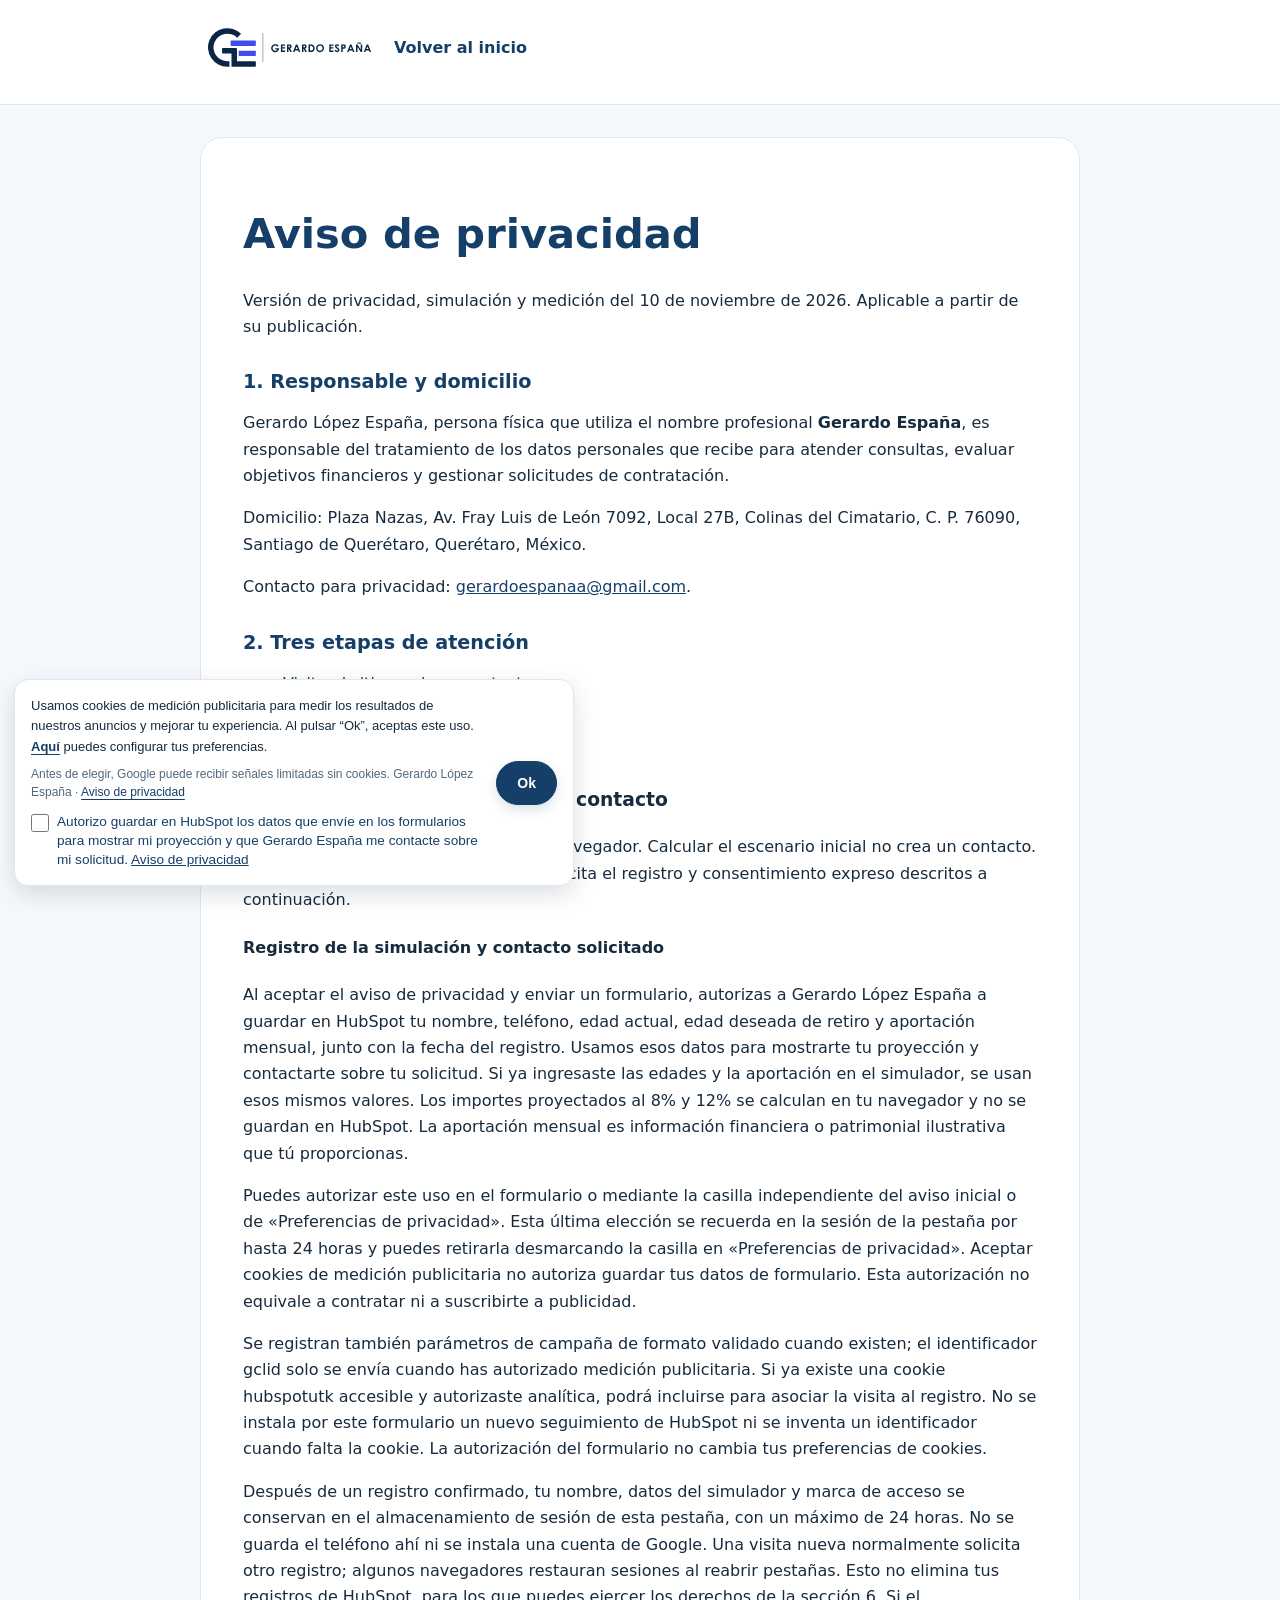
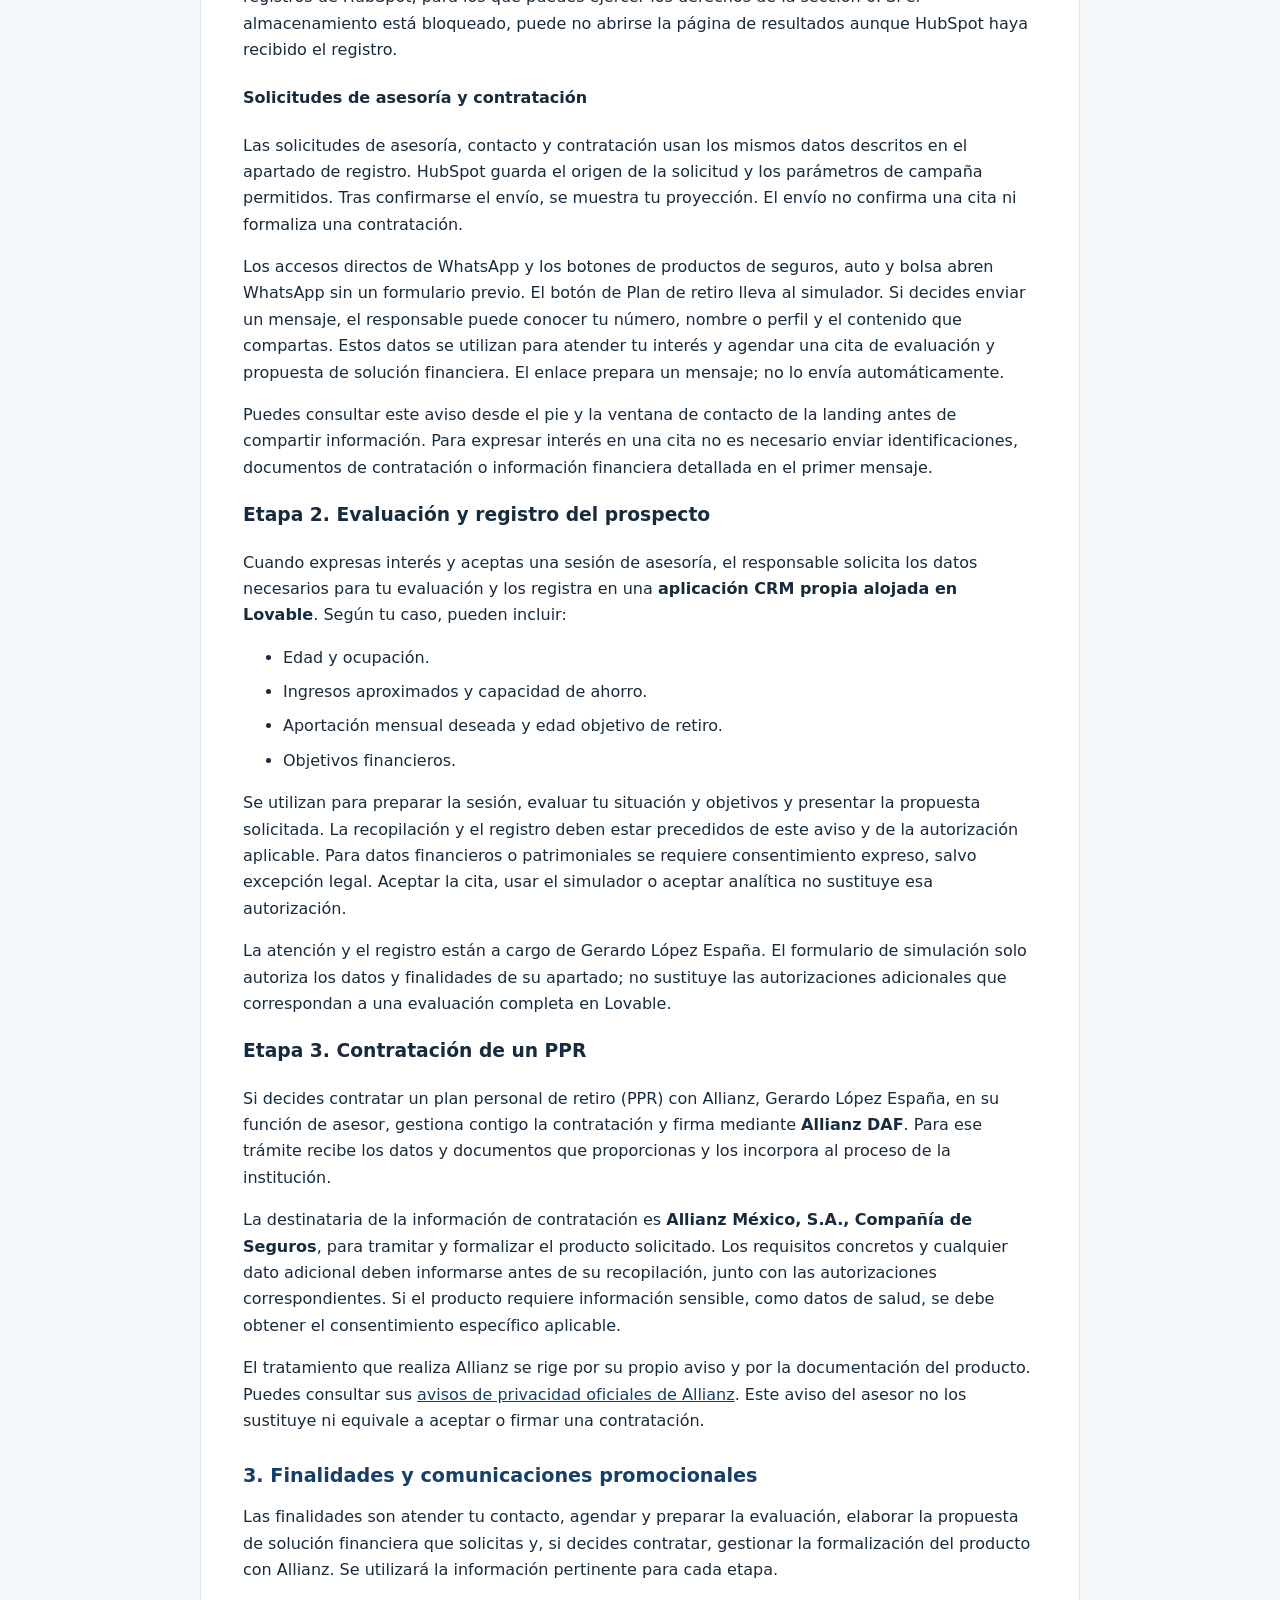
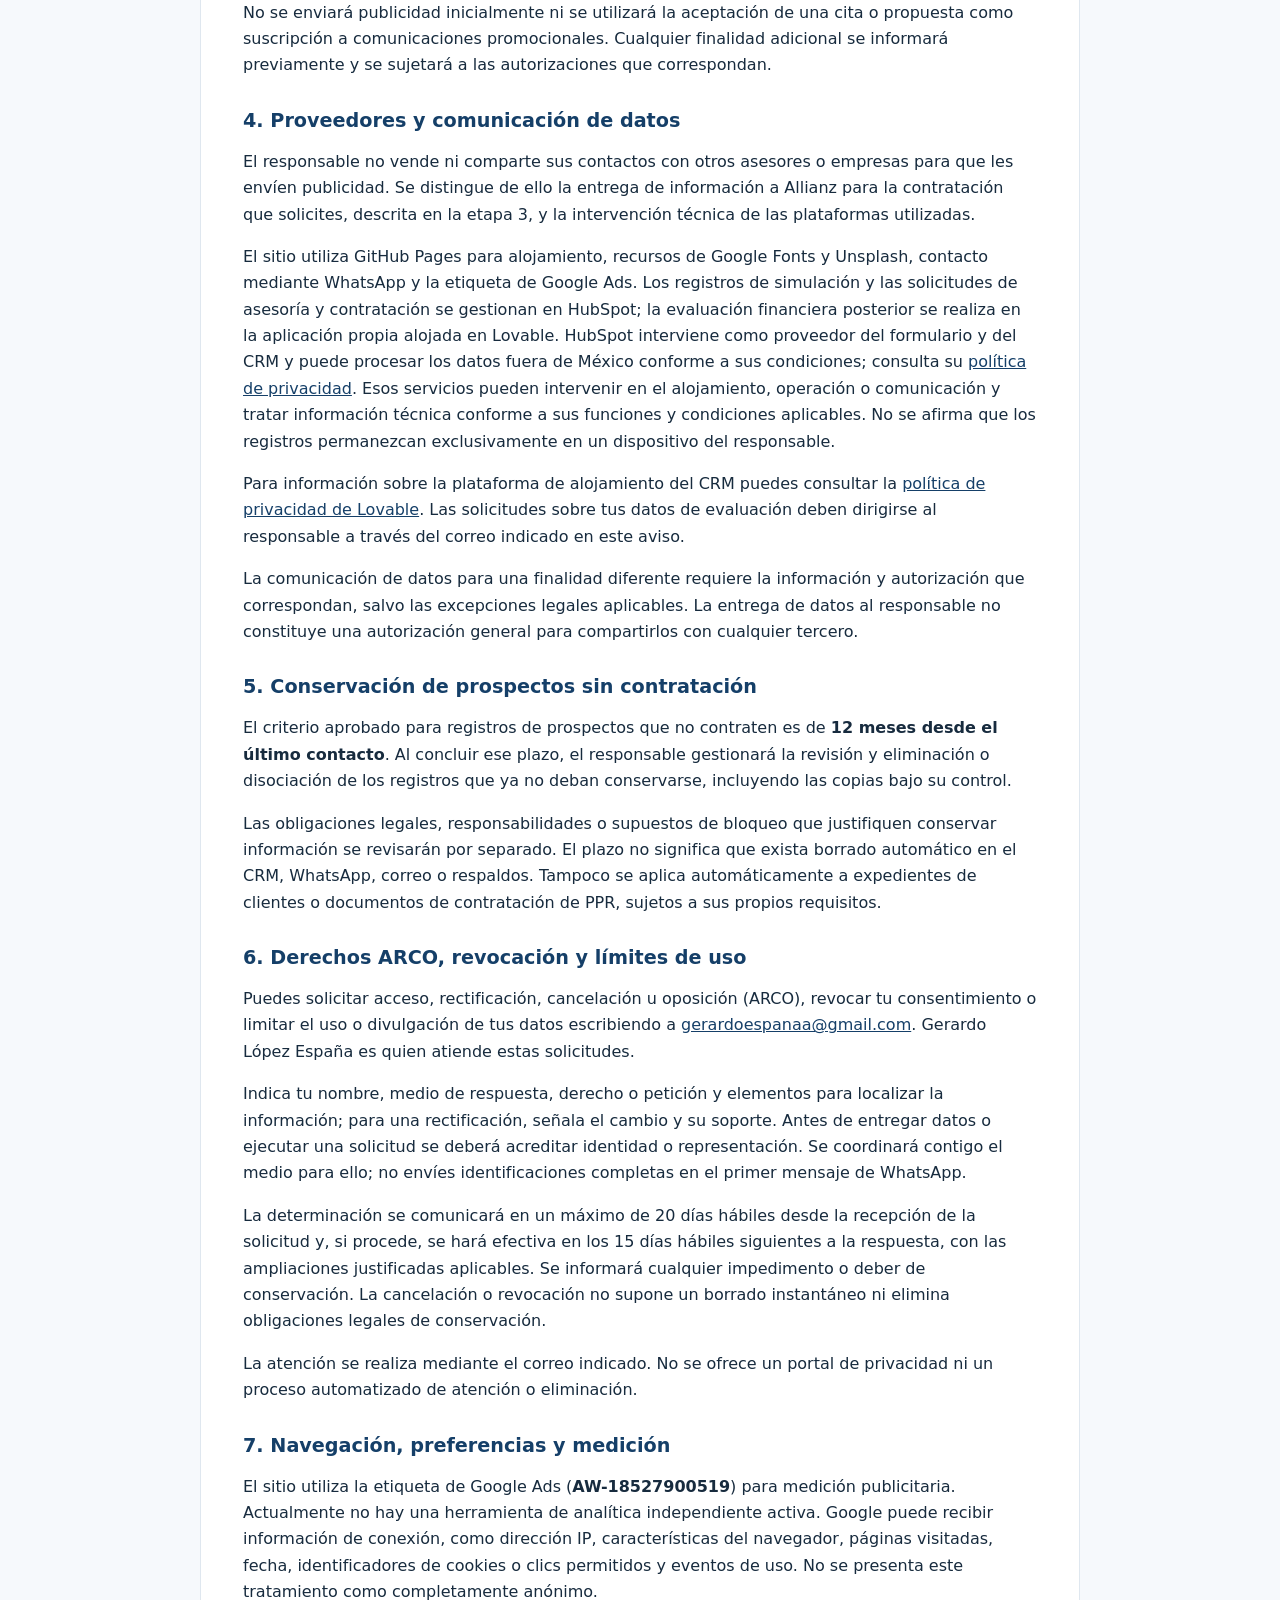
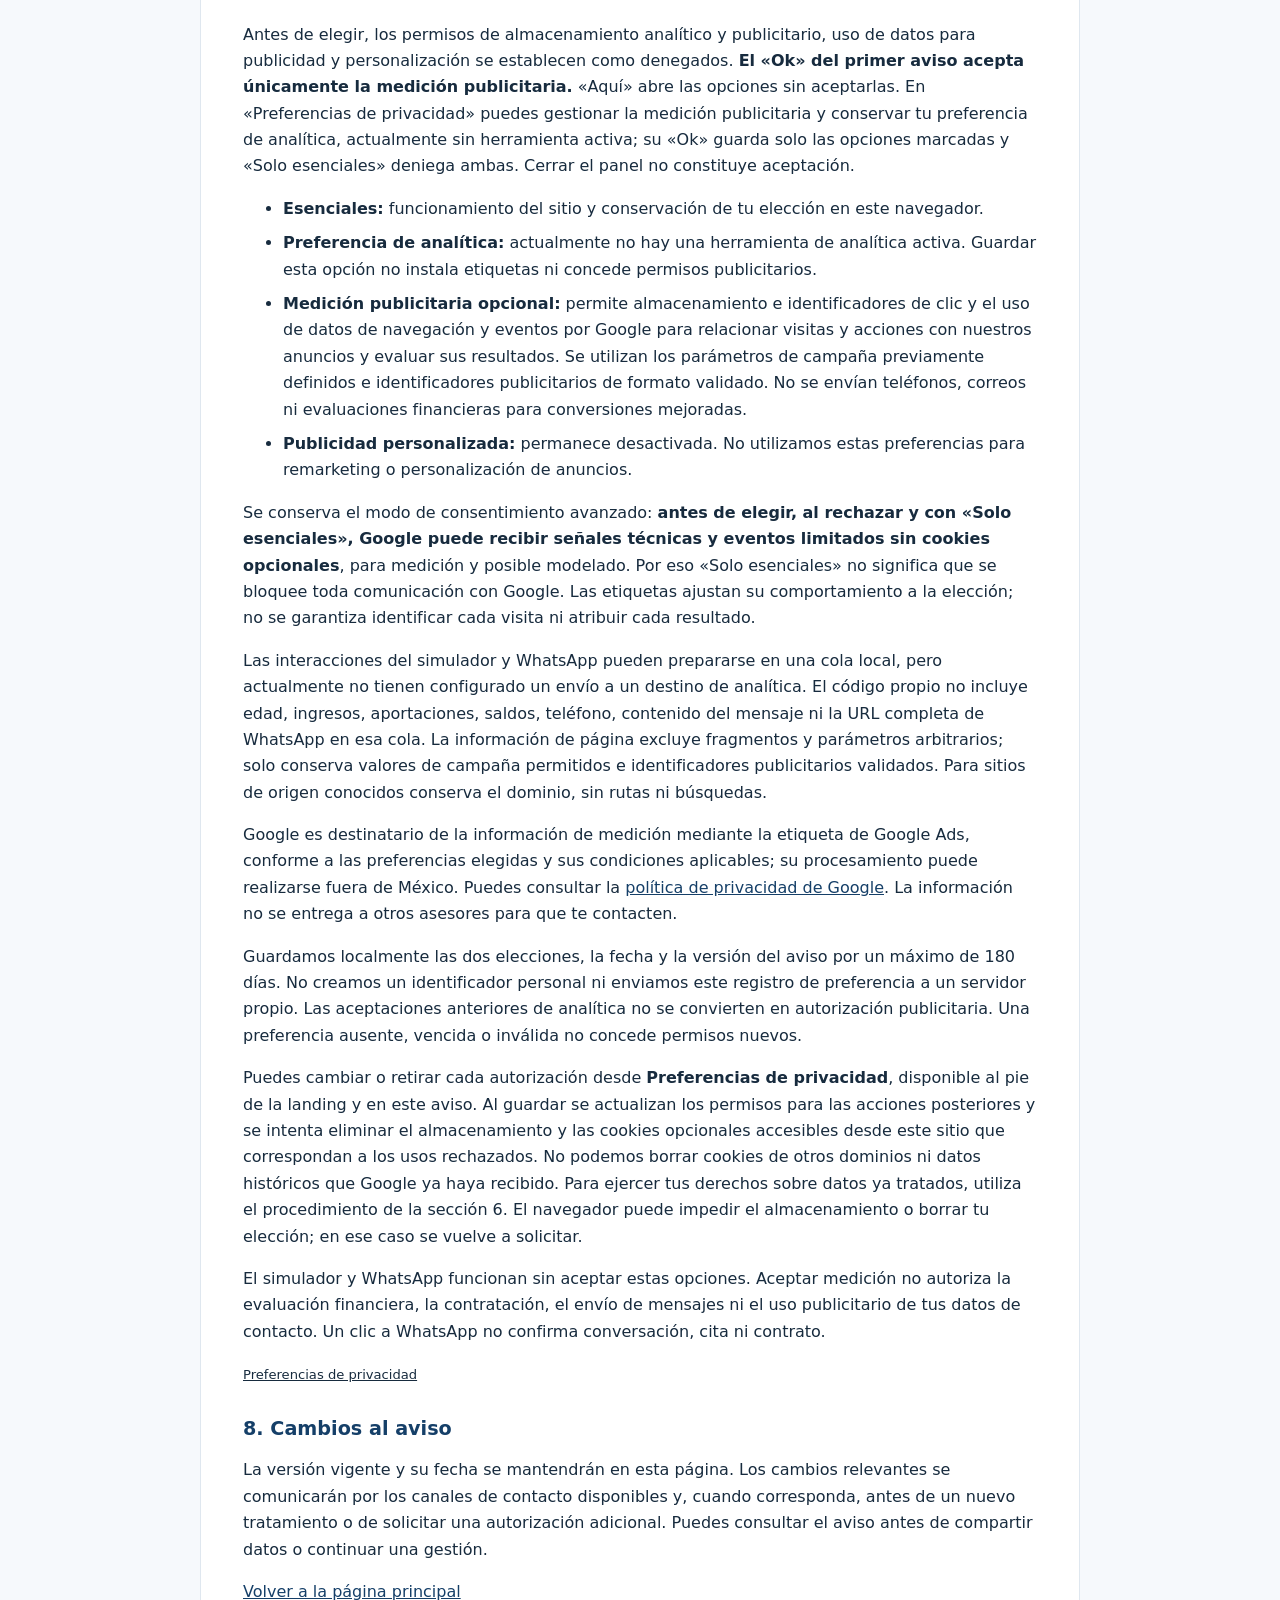
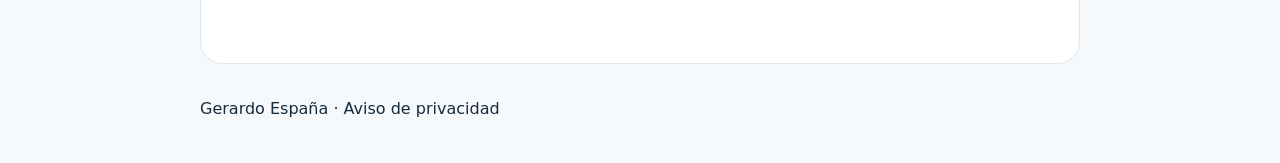
<file: aviso-de-privacidad.html>
<!doctype html>
<html lang="es">
<head>
<meta charset="utf-8">
<meta name="viewport" content="width=device-width, initial-scale=1">
<meta name="referrer" content="no-referrer">
<!-- Consent defaults must precede every Google tag. -->
<script>
(function(w){
  w.dataLayer=w.dataLayer||[];
  function command(){w.dataLayer.push(arguments);}
  command('consent','default',{
    ad_storage:'denied',analytics_storage:'denied',
    ad_user_data:'denied',ad_personalization:'denied'
  });
})(window);
</script>
<script src="measurement-config.js?v=4"></script>
<script src="measurement-init.js?v=7"></script>
<!-- Google tag (gtag.js) -->
<script async src="https://www.googletagmanager.com/gtag/js?id=AW-18527900519"></script>
<script>
  window.dataLayer = window.dataLayer || [];
  function gtag(){dataLayer.push(arguments);}
  gtag('js', new Date());

  gtag('config', 'AW-18527900519');
</script>
<meta name="description" content="Aviso de privacidad de Gerardo López España: navegación, atención de prospectos, evaluación financiera y contratación mediante Allianz.">
<meta name="theme-color" content="#153F68">
<title>Aviso de privacidad | Gerardo España</title>
<link rel="icon" href="assets/favicon-ge-white.ico">
<link rel="stylesheet" href="privacy.css?v=6">
<script src="measurement.js?v=9" defer></script>
<script src="form-privacy.js?v=1" defer></script>
</head>
<body class="privacy-page" data-page="privacy">
<header class="privacy-header"><div class="privacy-wrap"><a href="./"><img src="assets/logo-barra.svg" alt="Gerardo España"><span>Volver al inicio</span></a></div></header>
<main class="privacy-wrap privacy-document">
<h1>Aviso de privacidad</h1>
<p>Versión de privacidad, simulación y medición del 10 de noviembre de 2026. Aplicable a partir de su publicación.</p>
<h2>1. Responsable y domicilio</h2>
<p>Gerardo López España, persona física que utiliza el nombre profesional <strong>Gerardo España</strong>, es responsable del tratamiento de los datos personales que recibe para atender consultas, evaluar objetivos financieros y gestionar solicitudes de contratación.</p>
<p>Domicilio: Plaza Nazas, Av. Fray Luis de León 7092, Local 27B, Colinas del Cimatario, C. P. 76090, Santiago de Querétaro, Querétaro, México.</p>
<p>Contacto para privacidad: <a href="mailto:gerardoespanaa@gmail.com">gerardoespanaa@gmail.com</a>.</p>
<h2>2. Tres etapas de atención</h2>
<nav aria-label="Etapas de atención"><ul><li><a href="#etapa-visita">Visita al sitio y primer contacto</a></li><li><a href="#etapa-evaluacion">Evaluación del prospecto</a></li><li><a href="#etapa-contratacion">Contratación de un PPR</a></li></ul></nav>
<section aria-labelledby="etapa-visita">
<h3 id="etapa-visita">Etapa 1. Visita al sitio y primer contacto</h3>
<p>El simulador realiza sus cálculos en tu navegador. Calcular el escenario inicial no crea un contacto. Para abrir la proyección completa se solicita el registro y consentimiento expreso descritos a continuación.</p><h4 id="registro-simulacion">Registro de la simulación y contacto solicitado</h4><p>Al aceptar el aviso de privacidad y enviar un formulario, autorizas a Gerardo López España a guardar en HubSpot tu nombre, teléfono, edad actual, edad deseada de retiro y aportación mensual, junto con la fecha del registro. Usamos esos datos para mostrarte tu proyección y contactarte sobre tu solicitud. Si ya ingresaste las edades y la aportación en el simulador, se usan esos mismos valores. Los importes proyectados al 8% y 12% se calculan en tu navegador y no se guardan en HubSpot. La aportación mensual es información financiera o patrimonial ilustrativa que tú proporcionas.</p><p>Puedes autorizar este uso en el formulario o mediante la casilla independiente del aviso inicial o de «Preferencias de privacidad». Esta última elección se recuerda en la sesión de la pestaña por hasta 24 horas y puedes retirarla desmarcando la casilla en «Preferencias de privacidad». Aceptar cookies de medición publicitaria no autoriza guardar tus datos de formulario. Esta autorización no equivale a contratar ni a suscribirte a publicidad.</p><p>Se registran también parámetros de campaña de formato validado cuando existen; el identificador gclid solo se envía cuando has autorizado medición publicitaria. Si ya existe una cookie hubspotutk accesible y autorizaste analítica, podrá incluirse para asociar la visita al registro. No se instala por este formulario un nuevo seguimiento de HubSpot ni se inventa un identificador cuando falta la cookie. La autorización del formulario no cambia tus preferencias de cookies.</p><p>Después de un registro confirmado, tu nombre, datos del simulador y marca de acceso se conservan en el almacenamiento de sesión de esta pestaña, con un máximo de 24 horas. No se guarda el teléfono ahí ni se instala una cuenta de Google. Una visita nueva normalmente solicita otro registro; algunos navegadores restauran sesiones al reabrir pestañas. Esto no elimina tus registros de HubSpot, para los que puedes ejercer los derechos de la sección 6. Si el almacenamiento está bloqueado, puede no abrirse la página de resultados aunque HubSpot haya recibido el registro.</p>
<h4 id="solicitudes-asesoria">Solicitudes de asesoría y contratación</h4><p>Las solicitudes de asesoría, contacto y contratación usan los mismos datos descritos en el apartado de registro. HubSpot guarda el origen de la solicitud y los parámetros de campaña permitidos. Tras confirmarse el envío, se muestra tu proyección. El envío no confirma una cita ni formaliza una contratación.</p><p>Los accesos directos de WhatsApp y los botones de productos de seguros, auto y bolsa abren WhatsApp sin un formulario previo. El botón de Plan de retiro lleva al simulador.  Si decides enviar un mensaje, el responsable puede conocer tu número, nombre o perfil y el contenido que compartas. Estos datos se utilizan para atender tu interés y agendar una cita de evaluación y propuesta de solución financiera. El enlace prepara un mensaje; no lo envía automáticamente.</p>
<p>Puedes consultar este aviso desde el pie y la ventana de contacto de la landing antes de compartir información. Para expresar interés en una cita no es necesario enviar identificaciones, documentos de contratación o información financiera detallada en el primer mensaje.</p>
</section>
<section aria-labelledby="etapa-evaluacion">
<h3 id="etapa-evaluacion">Etapa 2. Evaluación y registro del prospecto</h3>
<p>Cuando expresas interés y aceptas una sesión de asesoría, el responsable solicita los datos necesarios para tu evaluación y los registra en una <strong>aplicación CRM propia alojada en Lovable</strong>. Según tu caso, pueden incluir:</p>
<ul><li>Edad y ocupación.</li><li>Ingresos aproximados y capacidad de ahorro.</li><li>Aportación mensual deseada y edad objetivo de retiro.</li><li>Objetivos financieros.</li></ul>
<p>Se utilizan para preparar la sesión, evaluar tu situación y objetivos y presentar la propuesta solicitada. La recopilación y el registro deben estar precedidos de este aviso y de la autorización aplicable. Para datos financieros o patrimoniales se requiere consentimiento expreso, salvo excepción legal. Aceptar la cita, usar el simulador o aceptar analítica no sustituye esa autorización.</p>
<p>La atención y el registro están a cargo de Gerardo López España. El formulario de simulación solo autoriza los datos y finalidades de su apartado; no sustituye las autorizaciones adicionales que correspondan a una evaluación completa en Lovable.</p>
</section>
<section aria-labelledby="etapa-contratacion">
<h3 id="etapa-contratacion">Etapa 3. Contratación de un PPR</h3>
<p>Si decides contratar un plan personal de retiro (PPR) con Allianz, Gerardo López España, en su función de asesor, gestiona contigo la contratación y firma mediante <strong>Allianz DAF</strong>. Para ese trámite recibe los datos y documentos que proporcionas y los incorpora al proceso de la institución.</p>
<p>La destinataria de la información de contratación es <strong>Allianz México, S.A., Compañía de Seguros</strong>, para tramitar y formalizar el producto solicitado. Los requisitos concretos y cualquier dato adicional deben informarse antes de su recopilación, junto con las autorizaciones correspondientes. Si el producto requiere información sensible, como datos de salud, se debe obtener el consentimiento específico aplicable.</p>
<p>El tratamiento que realiza Allianz se rige por su propio aviso y por la documentación del producto. Puedes consultar sus <a href="https://www.allianz.com.mx/legales/legales-mexico/legales-allianz.html" target="_blank" rel="noopener noreferrer">avisos de privacidad oficiales de Allianz</a>. Este aviso del asesor no los sustituye ni equivale a aceptar o firmar una contratación.</p>
</section>
<h2>3. Finalidades y comunicaciones promocionales</h2>
<p>Las finalidades son atender tu contacto, agendar y preparar la evaluación, elaborar la propuesta de solución financiera que solicitas y, si decides contratar, gestionar la formalización del producto con Allianz. Se utilizará la información pertinente para cada etapa.</p>
<p>No se enviará publicidad inicialmente ni se utilizará la aceptación de una cita o propuesta como suscripción a comunicaciones promocionales. Cualquier finalidad adicional se informará previamente y se sujetará a las autorizaciones que correspondan.</p>
<h2>4. Proveedores y comunicación de datos</h2>
<p>El responsable no vende ni comparte sus contactos con otros asesores o empresas para que les envíen publicidad. Se distingue de ello la entrega de información a Allianz para la contratación que solicites, descrita en la etapa 3, y la intervención técnica de las plataformas utilizadas.</p>
<p>El sitio utiliza GitHub Pages para alojamiento, recursos de Google Fonts y Unsplash, contacto mediante WhatsApp y la etiqueta de Google Ads. Los registros de simulación y las solicitudes de asesoría y contratación se gestionan en HubSpot; la evaluación financiera posterior se realiza en la aplicación propia alojada en Lovable. HubSpot interviene como proveedor del formulario y del CRM y puede procesar los datos fuera de México conforme a sus condiciones; consulta su <a href="https://legal.hubspot.com/privacy-policy" target="_blank" rel="noopener noreferrer">política de privacidad</a>. Esos servicios pueden intervenir en el alojamiento, operación o comunicación y tratar información técnica conforme a sus funciones y condiciones aplicables. No se afirma que los registros permanezcan exclusivamente en un dispositivo del responsable.</p>
<p>Para información sobre la plataforma de alojamiento del CRM puedes consultar la <a href="https://lovable.dev/privacy" target="_blank" rel="noopener noreferrer">política de privacidad de Lovable</a>. Las solicitudes sobre tus datos de evaluación deben dirigirse al responsable a través del correo indicado en este aviso.</p>
<p>La comunicación de datos para una finalidad diferente requiere la información y autorización que correspondan, salvo las excepciones legales aplicables. La entrega de datos al responsable no constituye una autorización general para compartirlos con cualquier tercero.</p>
<h2>5. Conservación de prospectos sin contratación</h2>
<p>El criterio aprobado para registros de prospectos que no contraten es de <strong>12 meses desde el último contacto</strong>. Al concluir ese plazo, el responsable gestionará la revisión y eliminación o disociación de los registros que ya no deban conservarse, incluyendo las copias bajo su control.</p>
<p>Las obligaciones legales, responsabilidades o supuestos de bloqueo que justifiquen conservar información se revisarán por separado. El plazo no significa que exista borrado automático en el CRM, WhatsApp, correo o respaldos. Tampoco se aplica automáticamente a expedientes de clientes o documentos de contratación de PPR, sujetos a sus propios requisitos.</p>
<h2>6. Derechos ARCO, revocación y límites de uso</h2>
<p>Puedes solicitar acceso, rectificación, cancelación u oposición (ARCO), revocar tu consentimiento o limitar el uso o divulgación de tus datos escribiendo a <a href="mailto:gerardoespanaa@gmail.com">gerardoespanaa@gmail.com</a>. Gerardo López España es quien atiende estas solicitudes.</p>
<p>Indica tu nombre, medio de respuesta, derecho o petición y elementos para localizar la información; para una rectificación, señala el cambio y su soporte. Antes de entregar datos o ejecutar una solicitud se deberá acreditar identidad o representación. Se coordinará contigo el medio para ello; no envíes identificaciones completas en el primer mensaje de WhatsApp.</p>
<p>La determinación se comunicará en un máximo de 20 días hábiles desde la recepción de la solicitud y, si procede, se hará efectiva en los 15 días hábiles siguientes a la respuesta, con las ampliaciones justificadas aplicables. Se informará cualquier impedimento o deber de conservación. La cancelación o revocación no supone un borrado instantáneo ni elimina obligaciones legales de conservación.</p>
<p>La atención se realiza mediante el correo indicado. No se ofrece un portal de privacidad ni un proceso automatizado de atención o eliminación.</p>
<h2>7. Navegación, preferencias y medición</h2>
<p>El sitio utiliza la etiqueta de Google Ads (<strong>AW-18527900519</strong>) para medición publicitaria. Actualmente no hay una herramienta de analítica independiente activa. Google puede recibir información de conexión, como dirección IP, características del navegador, páginas visitadas, fecha, identificadores de cookies o clics permitidos y eventos de uso. No se presenta este tratamiento como completamente anónimo.</p>
<p>Antes de elegir, los permisos de almacenamiento analítico y publicitario, uso de datos para publicidad y personalización se establecen como denegados. <strong>El «Ok» del primer aviso acepta únicamente la medición publicitaria.</strong> «Aquí» abre las opciones sin aceptarlas. En «Preferencias de privacidad» puedes gestionar la medición publicitaria y conservar tu preferencia de analítica, actualmente sin herramienta activa; su «Ok» guarda solo las opciones marcadas y «Solo esenciales» deniega ambas. Cerrar el panel no constituye aceptación.</p>
<ul><li><strong>Esenciales:</strong> funcionamiento del sitio y conservación de tu elección en este navegador.</li><li><strong>Preferencia de analítica:</strong> actualmente no hay una herramienta de analítica activa. Guardar esta opción no instala etiquetas ni concede permisos publicitarios.</li><li><strong>Medición publicitaria opcional:</strong> permite almacenamiento e identificadores de clic y el uso de datos de navegación y eventos por Google para relacionar visitas y acciones con nuestros anuncios y evaluar sus resultados. Se utilizan los parámetros de campaña previamente definidos e identificadores publicitarios de formato validado. No se envían teléfonos, correos ni evaluaciones financieras para conversiones mejoradas.</li><li><strong>Publicidad personalizada:</strong> permanece desactivada. No utilizamos estas preferencias para remarketing o personalización de anuncios.</li></ul>
<p>Se conserva el modo de consentimiento avanzado: <strong>antes de elegir, al rechazar y con «Solo esenciales», Google puede recibir señales técnicas y eventos limitados sin cookies opcionales</strong>, para medición y posible modelado. Por eso «Solo esenciales» no significa que se bloquee toda comunicación con Google. Las etiquetas ajustan su comportamiento a la elección; no se garantiza identificar cada visita ni atribuir cada resultado.</p>
<p>Las interacciones del simulador y WhatsApp pueden prepararse en una cola local, pero actualmente no tienen configurado un envío a un destino de analítica. El código propio no incluye edad, ingresos, aportaciones, saldos, teléfono, contenido del mensaje ni la URL completa de WhatsApp en esa cola. La información de página excluye fragmentos y parámetros arbitrarios; solo conserva valores de campaña permitidos e identificadores publicitarios validados. Para sitios de origen conocidos conserva el dominio, sin rutas ni búsquedas.</p>
<p>Google es destinatario de la información de medición mediante la etiqueta de Google Ads, conforme a las preferencias elegidas y sus condiciones aplicables; su procesamiento puede realizarse fuera de México. Puedes consultar la <a href="https://policies.google.com/privacy" target="_blank" rel="noopener noreferrer">política de privacidad de Google</a>. La información no se entrega a otros asesores para que te contacten.</p>
<p>Guardamos localmente las dos elecciones, la fecha y la versión del aviso por un máximo de 180 días. No creamos un identificador personal ni enviamos este registro de preferencia a un servidor propio. Las aceptaciones anteriores de analítica no se convierten en autorización publicitaria. Una preferencia ausente, vencida o inválida no concede permisos nuevos.</p>
<p>Puedes cambiar o retirar cada autorización desde <strong>Preferencias de privacidad</strong>, disponible al pie de la landing y en este aviso. Al guardar se actualizan los permisos para las acciones posteriores y se intenta eliminar el almacenamiento y las cookies opcionales accesibles desde este sitio que correspondan a los usos rechazados. No podemos borrar cookies de otros dominios ni datos históricos que Google ya haya recibido. Para ejercer tus derechos sobre datos ya tratados, utiliza el procedimiento de la sección 6. El navegador puede impedir el almacenamiento o borrar tu elección; en ese caso se vuelve a solicitar.</p>
<p>El simulador y WhatsApp funcionan sin aceptar estas opciones. Aceptar medición no autoriza la evaluación financiera, la contratación, el envío de mensajes ni el uso publicitario de tus datos de contacto. Un clic a WhatsApp no confirma conversación, cita ni contrato.</p>
<button id="measurementPreferences" class="measurement-preferences" type="button" hidden>Preferencias de privacidad</button>
<h2>8. Cambios al aviso</h2>
<p>La versión vigente y su fecha se mantendrán en esta página. Los cambios relevantes se comunicarán por los canales de contacto disponibles y, cuando corresponda, antes de un nuevo tratamiento o de solicitar una autorización adicional. Puedes consultar el aviso antes de compartir datos o continuar una gestión.</p>
<p><a href="./">Volver a la página principal</a></p>
</main>
<footer class="privacy-wrap privacy-footer">Gerardo España · Aviso de privacidad</footer>
<section id="measurementConsent" class="measurement-consent" aria-label="Medición publicitaria" hidden>
  <div><p>Usamos cookies de medición publicitaria para medir los resultados de nuestros anuncios y mejorar tu experiencia. Al pulsar “Ok”, aceptas este uso. <a id="openMeasurementPreferences" class="consent-preferences-link" href="#measurementDetails" aria-haspopup="dialog">Aquí</a> puedes configurar tus preferencias.</p><p class="consent-identity">Antes de elegir, Google puede recibir señales limitadas sin cookies. Gerardo López España · <a href="aviso-de-privacidad.html" target="_blank" rel="noopener noreferrer">Aviso de privacidad</a></p></div>
  <button class="consent-primary" type="button" data-consent-action="accept-measurement" aria-label="Ok: aceptar medición publicitaria">Ok</button>
</section>
<dialog id="measurementDetails" class="measurement-details" aria-labelledby="measurementDetailsTitle" aria-describedby="measurementDetailsIntro">
  <div class="measurement-details-header"><h2 id="measurementDetailsTitle">Preferencias de privacidad</h2><button type="button" class="measurement-details-close" data-close-measurement aria-label="Cerrar preferencias">×</button></div>
  <div class="measurement-details-content"><p id="measurementDetailsIntro">Elige cada uso por separado. «Ok» guarda exactamente tu selección; «Solo esenciales» desactiva ambas opciones. Puedes cambiarla después desde «Preferencias de privacidad», al pie de la página. Cerrar esta ventana no guarda cambios de cookies. La autorización para los formularios se guarda al marcar o desmarcar su casilla.</p>
  <div class="measurement-category"><label class="measurement-option"><span>Esenciales <small>Siempre activas</small></span><input type="checkbox" checked disabled aria-label="Esenciales: siempre activas"></label><p>Guardamos tu elección en este navegador durante un máximo de 180 días. El simulador y WhatsApp funcionan sin aceptar las opciones siguientes.</p></div>
  <div class="measurement-category"><label class="measurement-option" for="consentAnalytics"><span>Analítica</span><input id="consentAnalytics" type="checkbox" aria-describedby="consentAnalyticsHelp"></label><p id="consentAnalyticsHelp">Actualmente no hay una herramienta de analítica activa. Esta opción conserva tu preferencia, pero no instala etiquetas ni autoriza medición publicitaria.</p></div>
  <div class="measurement-category"><label class="measurement-option" for="consentAdvertising"><span>Medición publicitaria</span><input id="consentAdvertising" type="checkbox" aria-describedby="consentAdvertisingHelp"></label><p id="consentAdvertisingHelp">Permite almacenamiento e identificadores de clic y el uso de datos de navegación y eventos por Google para relacionar visitas y acciones con nuestros anuncios y medir sus resultados. No autoriza publicidad personalizada ni el envío de datos financieros, teléfonos o correos.</p></div>
  <div class="measurement-category"><label class="measurement-option"><span>Publicidad personalizada <small>Desactivada · No la utilizamos</small></span><input type="checkbox" disabled aria-label="Publicidad personalizada: desactivada"></label><p>No usamos estas opciones para remarketing ni para personalizar anuncios.</p></div>
  <p class="measurement-details-note">Antes de elegir y con «Solo esenciales», Google puede recibir información técnica y señales limitadas sin cookies opcionales mediante el modo de consentimiento avanzado. Estas señales no equivalen a aceptar cookies analíticas o publicitarias. Consulta los datos, destinatarios y finalidades en el aviso completo.</p>
  <p class="measurement-details-note">Responsable: Gerardo López España. Domicilio: Plaza Nazas, Av. Fray Luis de León 7092, Local 27B, Colinas del Cimatario, C. P. 76090, Santiago de Querétaro, Querétaro, México. Datos de medición: conexión y navegador, páginas y eventos de uso, cookies e identificadores de clic cuando se permiten. Finalidades opcionales: analítica y medición de anuncios, descritas arriba. Puedes limitar esos usos mediante los interruptores o «Solo esenciales».</p>
  <a class="privacy-link" href="aviso-de-privacidad.html" target="_blank" rel="noopener noreferrer">Leer el aviso de privacidad completo</a></div>
  <div class="consent-actions"><button type="button" data-consent-action="essential">Solo esenciales</button><button class="consent-primary" type="button" data-consent-action="save" aria-label="Ok: guardar las preferencias seleccionadas">Ok</button></div>
</dialog>
</body>
</html>
</file>
<file: privacy.css>
.privacy-link{color:inherit;text-underline-offset:3px}.contact-privacy{font-size:.8rem;color:#52687c;margin:16px 0}.privacy-access{margin:10px 0 0;font-size:.8rem;color:#52687c}.measurement-preferences{border:0;background:none;color:inherit;padding:0;font:inherit;font-size:.82rem;text-decoration:underline;cursor:pointer}
.measurement-consent[hidden],.measurement-preferences[hidden]{display:none!important}
.measurement-consent{position:fixed;bottom:14px;left:14px;z-index:150;box-sizing:border-box;display:grid;grid-template-columns:minmax(0,1fr) auto;align-items:center;gap:16px;width:min(560px,calc(100% - 28px));max-height:70vh;overflow:auto;padding:16px;background:white;color:#172b3e;border:1px solid #dfe7ef;border-radius:14px;box-shadow:0 8px 24px #0d294426;font:400 .8125rem/1.55 "DM Sans",sans-serif}
.measurement-consent p{margin:0}
.consent-preferences-link{color:#153f68;font-weight:700;text-decoration:underline;text-underline-offset:3px}
.measurement-consent button,.consent-actions button{box-sizing:border-box;min-height:44px;border:1px solid #cbd8e4;border-radius:999px;padding:10px 20px;background:#f4f7fb;color:#153f68;font:700 .875rem "DM Sans",sans-serif;cursor:pointer}
.measurement-consent .consent-primary,.consent-actions .consent-primary{background:#153f68;color:white;border-color:#153f68;box-shadow:0 5px 12px #153f6826}
.measurement-consent .consent-primary:hover,.consent-actions .consent-primary:hover{background:#0e2e4d;border-color:#0e2e4d}
.consent-actions button:not(.consent-primary):hover{background:#e7eef5}
dialog.measurement-details{box-sizing:border-box;width:min(560px,calc(100% - 28px));max-height:85dvh;margin:auto;padding:24px;border:1px solid #dfe7ef;border-radius:20px;background:white;color:#172b3e;overflow:auto;font:400 .875rem/1.6 "DM Sans",sans-serif;box-shadow:0 20px 60px #0d294440}
.measurement-details::backdrop{background:rgba(7,24,43,.52)}
.measurement-details-header{display:flex;align-items:center;justify-content:space-between;gap:16px;margin-bottom:14px}
.measurement-details-header h2{margin:0;color:#153f68;font-size:1.25rem;line-height:1.3;letter-spacing:-.02em}
.measurement-details-close{flex:0 0 40px;width:40px;height:40px;border:1px solid #dfe7ef;border-radius:50%;background:#f4f7fb;color:#153f68;font:400 1.5rem/1 system-ui;cursor:pointer}
.measurement-category{padding:14px 16px;margin:12px 0;border:1px solid #dfe7ef;border-radius:12px;background:#f6f9fc}
.measurement-category h3{margin:0 0 6px;color:#153f68;font-size:.95rem;letter-spacing:0}
.measurement-category p{margin:0}
.measurement-details-note{font-size:.8125rem;color:#52687c}
.measurement-details>.privacy-link{color:#153f68;font-size:.8125rem}
.measurement-details .consent-actions{display:flex;justify-content:flex-end;flex-wrap:wrap;gap:10px;margin-top:20px}
.measurement-details .consent-actions button{min-width:115px}
.measurement-consent :focus-visible,.measurement-details :focus-visible,.measurement-preferences:focus-visible{outline:3px solid #285b88;outline-offset:3px}
@media(max-width:620px){.measurement-consent{left:12px;bottom:calc(80px + env(safe-area-inset-bottom,0px));width:calc(100% - 24px);gap:12px;padding:14px}.measurement-consent button{padding-inline:18px}dialog.measurement-details{padding:20px}.measurement-details .consent-actions button{flex:1;min-width:0}}
.privacy-page{margin:0;background:#f6f9fc;color:#172b3e;font:400 1rem/1.65 system-ui,sans-serif}.privacy-page *{box-sizing:border-box}.privacy-wrap{width:min(880px,calc(100% - 32px));margin:auto}.privacy-header{padding:22px 0;background:white;border-bottom:1px solid #dfe7ef}.privacy-header a{display:inline-flex;align-items:center;gap:14px;color:#153f68;text-decoration:none;font-weight:700}.privacy-header img{width:180px;max-width:60vw}.privacy-document{margin:32px auto;padding:clamp(20px,4vw,42px);background:white;border:1px solid #dfe7ef;border-radius:22px}.privacy-page h1,.privacy-page h2{color:#153f68;line-height:1.25}.privacy-page h1{font-size:clamp(1.9rem,6vw,2.6rem)}.privacy-page h2{font-size:1.2rem;margin-top:30px}.privacy-page a{color:#153f68}.privacy-draft{padding:16px;border:1px solid #d4b574;border-radius:12px;background:#fff8e8}.pending{font-weight:700;color:#755415}.privacy-page li{margin:8px 0}.privacy-footer{padding:0 0 40px}.privacy-page :focus-visible{outline:3px solid #285b88;outline-offset:4px}

/* Keep preferences usable on short mobile screens without changing the landing layout. */
.measurement-consent{box-sizing:border-box;max-height:70vh;overflow-y:auto}.measurement-consent :focus-visible,.measurement-preferences:focus-visible{outline:3px solid #285b88;outline-offset:3px}



/* Independent purpose controls. Native checkboxes remain usable by touch and keyboard. */
.measurement-consent .consent-identity{margin-top:8px;font-size:.75rem;color:#52687c}
.consent-identity a{color:#153f68;text-underline-offset:3px}
.measurement-option{display:flex;align-items:center;justify-content:space-between;gap:16px;min-height:44px;font-weight:700;color:#153f68;cursor:pointer}
.measurement-option span{min-width:0}.measurement-option small{display:block;font-size:.75rem;font-weight:400;color:#52687c}
.measurement-option input{flex:0 0 22px;width:22px;height:22px;margin:0;accent-color:#153f68;cursor:pointer}
.measurement-option input:disabled{cursor:default}.measurement-category>.measurement-option+p{margin-top:8px}
.measurement-details .consent-actions button{min-height:46px;font-size:.875rem}
dialog.measurement-details[open]{display:flex;flex-direction:column;overflow:hidden}
.measurement-details-header{flex:0 0 auto}.measurement-details-content{min-height:0;overflow:auto;overscroll-behavior:contain;padding:0 4px 10px 0}
.measurement-details-content>.privacy-link{color:#153f68;font-size:.8125rem}
.measurement-details .consent-actions{flex:0 0 auto;margin-top:0;padding-top:14px;border-top:1px solid #dfe7ef;background:white}
.form-privacy-choice{display:flex;align-items:flex-start;gap:8px;margin:10px 0 0;color:#153f68;font-size:.85rem;line-height:1.4}
.form-privacy-choice input{flex:0 0 auto;width:18px;height:18px;margin:2px 0 0;accent-color:#153f68}
.form-privacy-choice a{color:inherit;text-decoration:underline}
</file>
<file: updates.css>
/* Requested profile, navigation and service refinements. */
.brand-logo{display:block;width:220px;height:auto;max-width:100%}.nav{gap:16px}.nav-links{margin-left:auto;gap:18px}.header-cta{flex-shrink:0;white-space:nowrap}.social-header{border-left:1px solid #ccd9e6;padding-left:16px;gap:6px}.social-header .social-link{border:0;background:transparent;min-width:32px;min-height:40px;padding:6px}.nav-links .btn{display:none}.site-header .social-header{border-top:0}
.sim-disclaimer summary{cursor:pointer;font-size:.9rem;font-weight:800;color:var(--navy);padding:8px 0}.projection-details{padding-top:16px}.retirement-result .result-cta{white-space:normal}
.about-grid{align-items:stretch}.profile-viewer{position:relative;min-width:0;min-height:600px;border:1px solid var(--line);border-radius:24px;overflow:hidden;background:#e7eef6;box-shadow:var(--shadow)}.profile-track{display:flex;height:100%;position:absolute;inset:0;transition:transform .5s ease}.profile-slide{position:relative;flex:0 0 100%;min-width:0;height:100%;margin:0;display:flex;flex-direction:column;justify-content:center;background:#e7eef6}.profile-slide>img{width:100%;height:100%;object-fit:cover;object-position:center}.profile-slide figcaption{position:absolute;bottom:0;left:0;right:0;padding:50px 22px 22px;background:linear-gradient(transparent,rgba(5,26,48,.92));color:white;font-size:.88rem;font-weight:700}.document-slide{padding:16px 16px 90px}.document-slide>a{display:block}.document-slide img{width:100%;height:auto;display:block;object-fit:contain}.document-slide figcaption{background:#153f68;padding:18px}.document-slide figcaption a{display:block;color:white;font-size:.8rem;margin-top:7px}.pending-document{text-align:center;padding:40px 26px;color:var(--navy)}.pending-document>div>span{font-size:3rem}.pending-document p{color:var(--muted)}.credential{width:100%;text-align:left;cursor:pointer;font:inherit;color:inherit;transition:background .2s,border-color .2s,transform .2s}.credential:hover{border-color:#95b1ce;transform:translateX(3px)}.credential[aria-pressed=true]{border-color:var(--blue);background:#edf4fb}.credential-copy{display:block}.credential-description{display:block;font-size:.86rem;line-height:1.5;color:var(--muted)}.sr-only{position:absolute;width:1px;height:1px;padding:0;margin:-1px;overflow:hidden;clip-path:inset(50%);white-space:nowrap;border:0}
.service-card .service-link{color:white;font-weight:800;text-decoration:underline;text-underline-offset:5px;align-self:flex-start;transition:color .2s}.service-card .service-link:hover,.service-card .service-link:focus-visible{color:#71bdff}.service-card a.service-link:after{content:"";position:absolute;inset:0}.service-card{isolation:isolate}.service-card .service-link{position:static}.service-card .discount-badge{position:absolute;top:18px;right:18px;border-radius:999px;background:white;color:var(--navy);padding:7px 11px;font-size:.74rem;font-weight:800;z-index:2}.service-card:has(.discount-badge){background-position:center 42%}.protection-options{border:1px solid var(--line);border-radius:14px;padding:16px;margin:0 0 20px}.protection-options legend{font-weight:700;padding:0 5px}.protection-options label{display:flex;align-items:center;gap:9px;padding:7px 0;cursor:pointer}.protection-options input{width:18px;height:18px;accent-color:var(--navy)}#contactExtras ul{padding-left:22px}#contactContinue[aria-disabled=true]{opacity:.55;cursor:not-allowed}.auto-conditions{font-size:.78rem;color:var(--muted)}
@media(min-width:621px) and (max-width:1200px){.nav-links>a:not(.btn){display:none}.brand-logo{width:205px}.nav-links{margin-left:auto}.social-header{margin-right:auto}}
@media(max-width:900px){.profile-viewer{min-height:520px;grid-row:2}.about-grid{gap:30px}}
@media(max-width:620px){.site-header{height:auto;min-height:115px}.nav{flex-wrap:wrap;gap:7px 10px;padding-top:5px;padding-bottom:9px}.brand{order:0;flex:1 1 calc(100% - 70px)}.brand-logo{width:190px}.menu-toggle{order:1}.social-header{order:2;padding:0;border-left:0;gap:3px;margin:0;margin-right:auto}.social-header .social-link{min-width:30px;min-height:36px;padding:6px}.header-cta{order:3;font-size:.74rem;padding:10px 11px;min-height:36px}.nav-links{order:4;top:110px;margin:0}.profile-viewer{min-height:470px}.profile-slide>img{object-position:center 20%}.document-slide{padding:14px 14px 90px}.service-card.has-photo{min-height:300px}.service-card .discount-badge{top:15px;right:15px;font-size:.7rem}.social-chips{gap:7px}.social-chips .social-link{font-size:.8rem;padding:8px 11px}}
@media(max-width:620px){.brand{flex-basis:calc(100% - 90px);min-width:0}.menu-toggle{flex-shrink:0}.site-header .social-header{padding-top:0}}
@media(prefers-reduced-motion:reduce){.profile-track{transition:none}}

.cnsf-document .cnsf-pages{overflow-y:auto;min-height:0;max-height:100%;overscroll-behavior:contain;border-radius:8px;background:white}.cnsf-pages img+img{border-top:12px solid #e7eef6}.cnsf-document{justify-content:flex-start}.cnsf-document figcaption{font-size:.8rem}

/* Third design revision: full section portrait, projection metrics and viewer. */
.hero{position:relative;padding:24px 0 28px;background:#f7fbff;overflow:hidden}.hero-grid{grid-template-columns:48% 52%;gap:0;min-height:660px}.hero-copy{grid-column:2;position:relative;z-index:1;max-width:650px;padding:12px 0 12px 12px}.hero-copy h1{font-size:clamp(2.65rem,4.5vw,4.15rem);line-height:1.06}.hero-copy p{font-size:1rem}.hero-copy .eyebrow{font-size:.76rem}.hero-photo{position:absolute;inset:0 auto 0 0;width:56%;height:100%;max-width:none;border-radius:0;box-shadow:none;object-fit:cover;object-position:center 38%;mask-image:linear-gradient(to right,#000 0%,#000 64%,transparent 94%);-webkit-mask-image:linear-gradient(to right,#000 0%,#000 64%,transparent 94%)}
.age-control{display:flex;align-items:stretch;min-width:0;border:1px solid #d2deea;border-radius:12px;overflow:hidden;background:#fbfdff}.age-control input{border:0;border-radius:0;text-align:center;appearance:textfield;-moz-appearance:textfield}.age-control input::-webkit-inner-spin-button,.age-control input::-webkit-outer-spin-button{-webkit-appearance:none;margin:0}.age-control button{border:0;background:#edf3f8;color:var(--navy);font:700 1.2rem Manrope,sans-serif;width:44px;min-width:44px;cursor:pointer}.age-control button:hover{background:#dceaf6}.age-notice{grid-column:1/-1;border:1px solid #b7d0e7;border-radius:12px;padding:12px 14px;background:#edf5ff;color:var(--navy);font-size:.85rem;font-weight:700}.age-notice p{margin:0}.age-notice p+p{margin-top:7px}.projection-metrics{display:grid;grid-template-columns:repeat(3,minmax(0,1fr));gap:12px;margin:20px 0}.projection-metrics>div{border:1px solid #ffffff32;border-radius:15px;padding:18px 10px;background:#ffffff0b}.projection-metrics dt{font-size:.8rem;color:#d6e5f2;font-weight:700}.projection-metrics dd{font:800 clamp(1.05rem,2.5vw,1.65rem) Manrope,sans-serif;margin:6px 0 2px;overflow-wrap:anywhere;letter-spacing:-.03em}.projection-metrics small{font-size:.72rem;color:#c0d6e9}.about .social-chips{margin-bottom:0}.profile-viewer{min-height:0}
.document-open{font:inherit;cursor:pointer;border:0;padding:0;background:transparent;color:inherit;text-align:inherit}.profile-slide>button.document-open,.cnsf-pages>button.document-open{display:block;width:100%}.profile-slide figcaption .document-open{display:block;color:white;font-size:.8rem;margin-top:7px;text-decoration:underline;text-underline-offset:3px}.credential-dialog{padding:0;width:min(1100px,calc(100% - 24px));max-height:94dvh;overflow:hidden}.credential-toolbar{display:flex;justify-content:space-between;align-items:center;gap:16px;padding:16px 22px;border-bottom:1px solid var(--line);background:white}.credential-toolbar h2{font-size:1.3rem;margin:0}.credential-toolbar .modal-close{position:static;float:none;margin:0;flex-shrink:0}.credential-content{padding:18px;background:#e7eef6;max-height:calc(94dvh - 76px);overflow:auto;overscroll-behavior:contain}.credential-content img{display:block;width:100%;height:auto;margin:0 auto;background:white}.credential-content.is-cnsf img{max-width:650px}.credential-content img+img{margin-top:18px}body.credential-active{overflow:hidden}
@media(max-width:900px){.hero{padding:0 0 20px}.hero-grid{grid-template-columns:1fr;min-height:0;padding-top:400px}.hero-copy{grid-column:1;padding:16px 0 20px;max-width:720px}.hero-photo{width:100%;height:430px;object-position:center 30%;mask-image:linear-gradient(to bottom,#000 0%,#000 65%,transparent 100%);-webkit-mask-image:linear-gradient(to bottom,#000 0%,#000 65%,transparent 100%)}.profile-viewer{min-height:520px}}
@media(max-width:620px){.hero-grid{padding-top:310px}.hero-photo{height:340px;object-position:center 29%}.hero-copy{padding-top:14px}.hero-copy h1{font-size:clamp(2.4rem,9vw,3.2rem)}.hero-copy p{font-size:.97rem}.hero-copy .eyebrow{font-size:.7rem}.hero-points{gap:7px;margin-top:20px}.profile-viewer{min-height:470px}.projection-metrics{gap:7px}.projection-metrics>div{padding:14px 6px;border-radius:12px}.projection-metrics dt{font-size:.69rem}.projection-metrics dd{font-size:clamp(.85rem,3.5vw,1.3rem)}.projection-metrics small{font-size:.63rem}.credential-toolbar{padding:12px 14px}.credential-toolbar h2{font-size:1.1rem}.credential-content{padding:10px}.credential-dialog{width:calc(100% - 16px)}}
.hero-grid{align-items:start}.hero-copy h1 span{display:block;margin-top:6px}

/* Keep projection banners conspicuous and bring them into view after drawing. */
.projection-metrics{background:transparent;border:0;border-radius:0;padding:0;gap:12px;scroll-margin:16px;text-align:left;margin:16px 0}.projection-metrics>div{background:#0b2e4f;border:1px solid #ffffff26;border-radius:13px;padding:12px 14px;min-width:0}.projection-metrics dt{color:#ffffff;font-size:.75rem;font-weight:700}.projection-metrics dd{color:#ffffff;font-size:clamp(1.1rem,2.1vw,1.4rem);line-height:1.15;margin:6px 0 3px}.projection-metrics small{color:#d6e5f2;font-size:.66rem}.calc-form [aria-invalid=true]{outline:2px solid #af6b30;outline-offset:-2px}.age-notice{border-color:#d5ae69;background:#fff8e9;color:#734a18;line-height:1.55}
.amount-stage{display:flow-root;position:relative}.amount-pop{animation:retirement-pop .52s cubic-bezier(.2,.7,.2,1)}.confetti-layer{position:absolute;inset:-36px 0;pointer-events:none;overflow:hidden;z-index:2}.confetti-piece{position:absolute;top:45%;width:6px;height:9px;opacity:0;animation:retirement-confetti .92s ease-out both}
@keyframes retirement-pop{0%,100%{transform:scale(1)}42%{transform:scale(1.075)}72%{transform:scale(.985)}}
@keyframes retirement-confetti{0%{opacity:0;transform:translate3d(0,0,0) rotate(0deg) scale(.7)}12%{opacity:1}45%{opacity:1;transform:translate3d(var(--mid-x),var(--dy),0) rotate(var(--mid-turn)) scale(1)}100%{opacity:0;transform:translate3d(var(--dx),var(--end-y),0) rotate(var(--turn)) scale(.8)}}
@media(max-width:620px){.projection-metrics{padding:0;gap:7px;margin:13px 0}.projection-metrics>div{padding:10px 7px;border-radius:11px}.projection-metrics dt{font-size:.65rem}.projection-metrics dd{font-size:clamp(.86rem,3.5vw,1.2rem);margin-top:6px}.projection-metrics small{font-size:.6rem}.confetti-piece{width:5px;height:8px}}
@media(prefers-reduced-motion:reduce){.amount-pop,.confetti-piece{animation:none}}
.projection-metrics dt{line-height:1.3}.projection-metrics small{display:block;line-height:1.3}

/* Center only the desktop hero copy and give it a modest right inset. */
@media(min-width:901px){
  #inicio > .hero-grid > .hero-copy{
    align-self:center;
    padding-left:clamp(24px,2.4vw,36px);
  }
}

/* Larger hero copy and a further 10px desktop inset. */
.hero-copy h1{font-size:clamp(2.9rem,calc(4.5vw + 4px),4.4rem);text-wrap:balance}
.hero-copy p{font-size:calc(1rem + 4px)}
.hero-copy .eyebrow{font-size:calc(.76rem + 3px)}
.hero-copy>.btn{font-size:calc(.95rem + 3px);max-width:100%;white-space:normal;text-align:center}
.hero-copy .hero-points .pill{font-size:calc(.8rem + 3px);max-width:100%}
@media(min-width:901px){
 #inicio > .hero-grid > .hero-copy{padding-left:calc(clamp(24px,2.4vw,36px) + 10px)}
}
@media(max-width:620px){
 .hero-copy h1{font-size:clamp(calc(2.4rem + 3px),calc(9vw + 3px),calc(3.2rem + 3px))}
 .hero-copy p{font-size:calc(.97rem + 3px)}
 .hero-copy .eyebrow{font-size:calc(.7rem + 3px)}
}
/* Emphasize the existing hero action without changing its destination. */
#inicio .hero-copy>[data-open-sim]{
 background:linear-gradient(135deg,#153f68,#0755c9);
 margin-right:8px;
 box-shadow:0 12px 28px #0755c940,0 0 0 3px #0755c91a;
}
/* A separate halo breathes around the header button; the button does not scale. */
.header-cta{position:relative;isolation:isolate}
.header-cta:before{
 content:"";position:absolute;inset:-2px;border-radius:inherit;z-index:-1;pointer-events:none;
 box-shadow:0 0 0 2px #7cb8ff55,0 0 24px 5px #75b5ff99;opacity:0;
}
.projection-legend{display:flex;justify-content:center;flex-wrap:wrap;gap:8px 18px;margin:8px 0 13px;font-size:.75rem;color:#d6e5f2}
.projection-legend span{display:inline-flex;align-items:center;gap:7px}
.projection-legend i{display:inline-block;flex-shrink:0}
.projection-legend .contributions-key{width:10px;height:12px;border-radius:2px;background:#9eb7ce}
.projection-legend .balance-key{width:22px;height:3px;border-radius:3px;background:#a7d9ff}
@keyframes ppr-action-pulse{
 0%,14%,100%{transform:scale(1)}
 4%{transform:scale(1.04)}
 8%{transform:scale(1)}
 11%{transform:scale(1.025)}
}
@keyframes ppr-header-glow{
 0%,30%,100%{opacity:0}
 10%{opacity:.85}
 18%{opacity:.2}
 23%{opacity:.6}
}
@media(prefers-reduced-motion:no-preference){
 #inicio .hero-copy>[data-open-sim],#resultPanel .result-cta,.cta-band .btn{animation:ppr-action-pulse 3s ease-in-out infinite;transform-origin:center}
 #inicio .hero-copy>[data-open-sim]:hover,#inicio .hero-copy>[data-open-sim]:focus-visible,
 #resultPanel .result-cta:hover,#resultPanel .result-cta:focus-visible,
 .cta-band .btn:hover,.cta-band .btn:focus-visible{animation-play-state:paused}
 .header-cta:before{animation:ppr-header-glow 3s ease-in-out infinite}
 .header-cta:hover:before,.header-cta:focus-visible:before{animation-play-state:paused}
}
@media(prefers-reduced-motion:reduce){
 #inicio .hero-copy>[data-open-sim],#resultPanel .result-cta,.cta-band .btn,.header-cta:before{animation:none}
 .header-cta:before{opacity:0}
}

/* Slightly larger icons only in the top bar. */
.social-header .social-link{min-width:34px;min-height:40px}
.social-header .social-link svg{width:22px;height:22px}
</file>
<file: projection-lead.css>
.simulator-intro{color:var(--muted);margin:0 0 22px}
.retirement-result{display:grid;grid-template-columns:minmax(0,1fr) 28px minmax(0,1fr);grid-template-areas:"from dash upper" "chart chart chart" "legend legend legend" "caption caption caption" "metrics metrics metrics" "action action action" "status status status";align-items:start;gap:14px}
.range-from{grid-area:from;min-width:0}.range-dash{grid-area:dash;align-self:center;font-size:2rem;color:#d6e5f2}.scenario-upper{grid-area:upper;min-width:0}
.retirement-result .retirement-amount{font-size:clamp(1.6rem,3.6vw,3.4rem);overflow-wrap:anywhere;line-height:1.15;letter-spacing:-.04em}
.retirement-result .simulator-chart{grid-area:chart;width:100%}.retirement-result .projection-legend{grid-area:legend}.retirement-result #retirementCaption{grid-area:caption}.retirement-result #projectionMetrics{grid-area:metrics}.retirement-result>.result-cta{grid-area:action}.retirement-result>[role=status]{grid-area:status}.retirement-result #chartSummary{position:absolute}
.upper-projection-trigger{display:block;width:100%;border:1px solid #ffffff36;border-radius:16px;background:#ffffff06;color:inherit;padding:10px 5px;cursor:pointer;font:inherit}.upper-projection-trigger:disabled{cursor:wait}.result-mask{display:block;filter:blur(10px);user-select:none;pointer-events:none}
.lead-dialog{width:min(470px,calc(100% - 28px));padding:28px;max-height:calc(100dvh - 28px);overflow:auto}.lead-dialog::backdrop{background:#07182bbd}.lead-dialog .modal-close{position:absolute;right:14px;top:12px}.lead-dialog-open{overflow:hidden}
.projection-lead-form h2{font-size:1.45rem;line-height:1.25;padding-right:24px;color:var(--navy);margin:0 0 8px}.projection-lead-form>label{display:grid;gap:8px;margin:15px 0;color:var(--navy);font-weight:700}.projection-lead-form input:not([type=checkbox]){width:100%;border:1px solid #d2deea;border-radius:12px;padding:13px 12px;font:inherit}.projection-lead-form .projection-lead-consent{display:flex;align-items:flex-start;font-size:.9rem;line-height:1.5}.projection-lead-consent input{width:20px;height:20px;flex-shrink:0}.projection-lead-consent a{color:var(--navy);text-decoration:underline}.projection-lead-form [role=status]{padding:12px;border:1px solid var(--line);border-radius:12px}.projection-lead-form button:disabled{opacity:.6;cursor:wait}
#directProjectionTitle{margin-bottom:8px}
#projectionLeadIntro,#directProjectionIntro{margin:0 0 16px;color:var(--muted)}
.projection-resume h2{font-size:1.45rem;line-height:1.25;padding-right:24px;color:var(--navy);margin:0 0 8px}
.projection-resume p{color:var(--muted);margin:0 0 20px;line-height:1.6}
.projection-resume .btn{display:flex;width:100%;text-align:center}
.projection-resume .measurement-preferences{display:block;margin:18px auto 0;color:var(--navy)}
.projection-lead-inputs{display:grid;grid-template-columns:repeat(2,minmax(0,1fr));gap:12px}
.projection-lead-inputs label{display:grid;grid-template-rows:1fr auto;gap:6px;color:var(--navy);font-weight:700}
.projection-lead-inputs label:last-child{grid-column:1/-1}
#directProjectionPrivacy{margin:10px 0 0;color:var(--navy)}
.product-overview{padding:48px 0 8px}.product-overview h2{font-size:clamp(1.65rem,3vw,2.3rem);color:var(--navy)}.product-overview>p{max-width:760px;color:var(--muted)}.product-info-grid{display:grid;grid-template-columns:repeat(2,minmax(0,1fr));gap:18px;margin:24px 0}.product-info-card{padding:24px;border:1px solid var(--line);border-radius:20px;background:#fff}.product-info-card h3{color:var(--navy);font-size:1.15rem}.product-info-card p{color:var(--muted);margin-bottom:0}.product-contract{border-radius:22px;padding:26px;background:var(--navy);color:white;display:flex;gap:22px;align-items:center;justify-content:space-between}.product-contract h3{margin:0 0 6px}.product-contract p{margin:0}.product-contract .btn{flex-shrink:0}
@media(max-width:760px){.retirement-result{grid-template-columns:minmax(0,1fr);grid-template-areas:"from" "chart" "upper" "legend" "caption" "metrics" "action" "status";gap:16px}.range-dash{display:none}.retirement-result .retirement-amount{font-size:clamp(1.65rem,10.5vw,2.75rem)}.retirement-result .result-label{margin-bottom:10px}.scenario-upper{padding-top:12px}.product-info-grid{grid-template-columns:1fr}.product-contract{display:block}.product-contract .btn{margin-top:18px}.projection-metrics dd{font-size:clamp(.75rem,3vw,1rem)!important;white-space:nowrap}.lead-dialog{padding:24px 18px}.projection-lead-form h2{font-size:1.3rem}}
@media(prefers-reduced-motion:no-preference){#projectionWhatsAppButton{animation:ppr-action-pulse 3s ease-in-out infinite}}
@media(prefers-reduced-motion:reduce){#projectionWhatsAppButton{animation:none}}

.range-from .amount-stage{min-height:0;padding:11px 5px}.scenario-upper>.retirement-amount{padding:11px 5px}

.retirement-result .retirement-amount{margin:0}.range-dash{transform:translateY(14px)}

.projection-legend .upper-balance-key{background:#4c8ff5;width:22px;height:3px;border-radius:2px}

#projectionMetrics>div{display:flex;flex-direction:column;align-items:center;justify-content:center;text-align:center}
.scenario-upper .amount-stage{min-height:0;padding:0}.scenario-upper>.amount-stage{padding:11px 5px}
.range-from .confetti-layer,.scenario-upper .confetti-layer{inset:-48px 0;contain:layout paint}
.retirement-result .confetti-piece{animation:projection-celebration 1.25s cubic-bezier(.12,.7,.3,1) both;box-shadow:0 0 5px currentColor}
.confetti-layer.is-celebrating:before,.confetti-layer.is-celebrating:after{content:"";position:absolute;left:50%;top:45%;width:22px;height:22px;border:1px solid #a7d9ff;border-radius:50%;opacity:0;animation:projection-spark-ring 1.15s ease-out both}
.confetti-layer.is-celebrating:after{border-color:#d7b16a;animation-delay:.15s}
@keyframes projection-celebration{0%{opacity:0;transform:translate3d(0,0,0) rotate(0deg) scale(.4)}12%{opacity:1}45%{opacity:1;transform:translate3d(var(--mid-x),var(--dy),0) rotate(var(--mid-turn)) scale(1)}100%{opacity:0;transform:translate3d(var(--dx),var(--end-y),0) rotate(var(--turn)) scale(.6)}}
@keyframes projection-spark-ring{0%{opacity:0;transform:translate(-50%,-50%) scale(.4)}15%{opacity:.55}100%{opacity:0;transform:translate(-50%,-50%) scale(5)}}
@media(prefers-reduced-motion:reduce){.retirement-result .amount-pop,.retirement-result .confetti-piece,.confetti-layer.is-celebrating:before,.confetti-layer.is-celebrating:after{animation:none}.retirement-result .confetti-layer{display:none}}
</file>
<file: simulator-page.css>
.simulator-page{padding:36px 0 64px;min-height:70vh;background:var(--pale)}
.simulator-page h1{font-size:clamp(1.8rem,4vw,2.6rem);margin:18px 0 24px;color:var(--navy)}
.simulator-back{color:var(--navy);font-weight:700;text-decoration:underline;text-underline-offset:4px}
.simulator-page .sim-shell#simulador{display:block;position:static;inset:auto;transform:none;width:100%;max-height:none;overflow:visible;border-radius:24px;padding:18px;box-shadow:var(--shadow)}
@media(max-width:620px){.simulator-page{padding:24px 0 40px}.simulator-page .sim-shell#simulador{padding:10px}}
</file>
<file: product-guide.css>
.advisory-guide{padding-top:54px}.advisory-intro{display:grid;grid-template-columns:minmax(0,1fr) 260px;align-items:center;gap:40px;margin-bottom:30px}.advisory-intro h2{margin-bottom:14px}.advisory-guide .advisory-intro>div>p:last-child{color:#506579;font-size:1.05rem;line-height:1.7;max-width:660px}.advisory-offer{background:#fff;border:1px solid #d8e5ef;padding:23px 18px;border-radius:22px;text-align:center;color:#173f67}.advisory-offer strong{display:block;font-size:1.8rem;line-height:1.3;margin-bottom:6px}.advisory-offer span{display:block;font-size:.96rem;font-weight:800}.advisory-offer small{display:block;color:#506579;font-size:.74rem;line-height:1.5;margin-top:9px}
.advisory-journey{list-style:none;margin:30px 0;padding:0;display:grid;gap:20px}.advisory-step{display:grid;grid-template-columns:minmax(0,1fr) minmax(0,1fr);gap:44px;align-items:center;padding:30px 36px;background:#fff;border:1px solid #e1eaf1;border-radius:26px}.advisory-step:nth-child(even){background:#e7f0f8;border-color:#dce7f0}.advisory-step:nth-child(even) .advisory-step-copy{grid-column:2;grid-row:1}.advisory-step:nth-child(even) .advisory-art{grid-column:1;grid-row:1}.advisory-step-copy{min-width:0}.advisory-step-label{display:inline-block;color:#52799a;background:#edf4fa;border:1px solid #e0ebf3;border-radius:999px;font-size:.68rem;font-weight:800;letter-spacing:.06em;padding:6px 11px;margin-bottom:15px}.advisory-step:nth-child(even) .advisory-step-label{background:#fff;border-color:#dbe6ef}.advisory-guide .advisory-step h3{color:#173f67;font-size:clamp(1.3rem,2.2vw,1.65rem);line-height:1.3;margin:0 0 17px}.advisory-guide .advisory-step p{color:#506579;font-size:1rem;line-height:1.8;margin:0;max-width:510px}.advisory-guide>.product-contract{margin-top:30px}
.advisory-art{position:relative;display:flex;align-items:center;justify-content:center;min-width:0;height:250px;isolation:isolate;color:#173f67}.advisory-art *{box-sizing:border-box}.advisory-art svg{display:block}.advisory-art .art-orbit{position:absolute;z-index:-1;inset:12px 6%;border-radius:44% 56% 57% 43%/48% 44% 56% 52%;background:#eaf2f9}.advisory-step:nth-child(even) .art-orbit{background:#d8e7f4}.advisory-art .art-orbit:after{content:"";position:absolute;width:15px;height:15px;right:3%;top:13%;border-radius:50%;background:#95bddf;box-shadow:-250px 170px 0 -3px #c0d7ea}
.art-video{width:300px;max-width:86%;background:#fff;border:1px solid #d7e5ef;border-radius:18px;box-shadow:0 10px 25px #173f670a;padding:13px}.art-window-top{display:flex;align-items:center;gap:4px;color:#66819a;font-size:.62rem}.art-window-top i{width:4px;height:4px;border-radius:50%;background:#cadce9}.art-window-top span{margin-left:auto}.art-video-people{display:flex;gap:10px;margin-top:13px}.art-person{flex:1;min-width:0;text-align:center;background:#edf4fa;border-radius:12px;overflow:hidden}.art-person svg{width:85px;height:85px;margin:auto}.art-person span{display:block;font-size:.68rem;font-weight:700;background:#e2edf6;padding:5px}.art-person-client{background:#f2f6fa}.art-person-client span{background:#eaf1f7}.art-call-controls{display:flex;justify-content:center;gap:7px;margin-top:12px}.art-call-controls span{width:16px;height:16px;border-radius:50%;background:#e4eef7}.art-call-controls span:last-child{background:#173f67}.art-floating-label{position:absolute;bottom:5px;right:2%;display:flex;gap:7px;align-items:center;background:#fff;border:1px solid #d5e3ee;box-shadow:0 5px 15px #173f6706;border-radius:999px;padding:10px 14px;font-size:.7rem;font-weight:700}.art-floating-label svg,.art-choice-decision svg{width:18px;height:18px;stroke:#4f8ab9;stroke-width:2;stroke-linecap:round;stroke-linejoin:round}
.art-target{position:absolute;left:6%;top:23px;width:180px}.art-target svg{width:100%;height:auto}.art-goal-label{position:absolute;display:flex;gap:10px;align-items:center;padding:11px 17px 11px 10px;min-width:166px;border:1px solid #d4e3ef;border-radius:13px;background:#fff;font-size:.76rem;font-weight:700;box-shadow:0 6px 18px #173f6708}.art-goal-label span{display:grid;place-items:center;width:25px;height:25px;border-radius:8px;background:#edf4fa;color:#6b90af;font-size:.6rem}.goal-one{right:7%;top:26px}.goal-two{right:2%;top:89px}.goal-three{right:6%;top:152px}.art-goal-note{position:absolute;bottom:6px;left:9%;font-size:.66rem;color:#55748f}
.art-document{width:265px;max-width:82%;background:#fff;border:1px solid #d4e3ee;border-radius:17px;padding:19px 18px;transform:rotate(-3deg);box-shadow:0 8px 22px #173f6709}.art-doc-top{display:flex;align-items:center;justify-content:space-between;font-size:.86rem;font-weight:800;margin-bottom:17px}.art-doc-top svg{width:22px;height:22px;stroke:#719cbe;stroke-width:1.6}.art-document-row{display:flex;gap:9px;align-items:center;font-size:.7rem;color:#506f88;margin:12px 0}.art-document-row i{width:10px;height:10px;background:#bbd4e8;border-radius:3px;flex:0 0 10px}.art-document-row b{height:3px;flex:1;border-radius:2px;background:#e7eff6;margin-left:3px}.art-document-lines{display:grid;gap:7px;margin-top:19px}.art-document-lines span{height:4px;background:#e9f1f7;border-radius:3px}.art-document-lines span:last-child{width:67%}.art-magnifier{position:absolute;width:107px;right:5%;bottom:15px;transform:rotate(6deg)}.art-magnifier svg{width:100%;height:auto}.art-plan-note{position:absolute;bottom:1px;left:5%;font-size:.65rem;color:#5a7891}
.art-chart-card{width:355px;max-width:93%;padding:17px 17px 15px;background:#fff;border:1px solid #d3e2ed;border-radius:18px;box-shadow:0 8px 25px #173f6708}.art-chart-heading{display:flex;justify-content:space-between;color:#456982;font-size:.77rem;font-weight:700;margin-bottom:10px}.art-chart-heading span{color:#77a6cc}.art-chart{width:100%;height:auto;max-height:126px}.art-sliders{display:grid;grid-template-columns:repeat(3,minmax(0,1fr));gap:13px;margin-top:11px}.art-sliders span{font-size:.6rem;color:#668198;display:block;margin-bottom:10px}.art-sliders i{display:block;position:relative;height:3px;border-radius:3px;background:#dce8f2}.art-sliders b{display:block;position:absolute;width:9px;height:9px;border-radius:50%;background:#7caad0;left:40%;top:-3px;box-shadow:0 0 0 3px #eef5fa}.art-sliders>div:nth-child(2) b{left:62%}.art-sliders>div:nth-child(3) b{left:25%}.art-projection-note{position:absolute;bottom:1px;right:6%;font-size:.65rem;color:#5a7891}.art-curve{stroke-dasharray:1;stroke-dashoffset:0;animation:advisory-chart-draw 6s ease-in-out infinite}.art-curve-lower{animation-delay:.1s}.art-bar{transform-box:fill-box;transform-origin:center bottom;animation:advisory-bars-grow 6s ease-in-out infinite}.art-bar:nth-child(2){animation-delay:.08s}.art-bar:nth-child(3){animation-delay:.16s}.art-bar:nth-child(4){animation-delay:.24s}.art-bar:nth-child(5){animation-delay:.32s}.art-bar:nth-child(6){animation-delay:.4s}
.art-choice-pair{display:flex;align-items:center;justify-content:center;gap:13px;width:92%;max-width:350px;margin-top:-14px}.art-choice-card{flex:1;min-width:0;padding:21px 11px;background:#fff;border:1px solid #d5e3ee;border-radius:18px;text-align:center;box-shadow:0 7px 17px #173f6707;transform:rotate(-4deg)}.art-choice-card:last-child{transform:rotate(4deg)}.art-choice-card svg{width:47px;height:47px;margin:0 auto 14px;stroke:#5589b3;stroke-width:2;stroke-linecap:round;stroke-linejoin:round}.art-choice-card strong{display:block;font-size:.86rem;margin-bottom:5px}.art-choice-card>span{display:block;font-size:.62rem;color:#7390a7}.art-choice-compare{color:#6b95b7;font-size:1.4rem}.art-choice-decision{position:absolute;bottom:10px;left:50%;transform:translateX(-50%);display:flex;align-items:center;gap:7px;white-space:nowrap;border:1px solid #d8e6ef;border-radius:999px;padding:9px 16px;background:#fff;font-size:.72rem;font-weight:700}
.art-signature-card{width:285px;max-width:85%;padding:18px 20px 10px;background:#fff;border:1px solid #d3e2ed;border-radius:17px;box-shadow:0 8px 22px #173f6708;transform:rotate(-2deg);margin-top:-35px}.art-signature-card>span{font-size:.77rem;font-weight:800;color:#456982}.art-signature-card svg{width:100%;height:auto;margin-top:10px}.art-followup-stages{position:absolute;left:5%;right:5%;bottom:17px;display:flex;align-items:center;justify-content:center;gap:8px}.art-followup-stages>span{display:flex;flex-direction:column;gap:7px;align-items:center;color:#456982;font-size:.66rem;flex:1;min-width:0}.art-followup-stages i{display:grid;place-items:center;width:27px;height:27px;font-size:.62rem;font-weight:800;font-style:normal;background:#fff;border:1px solid #c9deed;border-radius:50%;color:#638bad}.art-followup-stages b{font-weight:400;color:#91b2cd;margin-top:-18px}.art-signature{stroke-dasharray:1;stroke-dashoffset:0;animation:advisory-signature-draw 7s ease-in-out infinite}
@keyframes advisory-chart-draw{0%,10%{stroke-dashoffset:1}65%,100%{stroke-dashoffset:0}}@keyframes advisory-bars-grow{0%,10%{transform:scaleY(.06)}65%,100%{transform:scaleY(1)}}@keyframes advisory-signature-draw{0%,10%{stroke-dashoffset:1}55%,100%{stroke-dashoffset:0}}
@media(max-width:900px){.advisory-intro{grid-template-columns:minmax(0,1fr) 230px;gap:24px}.advisory-step{gap:23px;padding:26px}.advisory-art{height:235px}.art-goal-label{min-width:150px;font-size:.7rem;padding-right:12px}.art-target{left:0;width:155px;top:35px}.goal-one{right:1%}.goal-two{right:-2%}.goal-three{right:0}.art-magnifier{right:0}.art-orbit:after{display:none}}
@media(max-width:760px){.advisory-guide{padding-top:38px}.advisory-intro{grid-template-columns:1fr;gap:18px;margin-bottom:23px}.advisory-offer{padding:18px}.advisory-offer strong{font-size:1.65rem}.advisory-offer small{margin-top:5px}.advisory-journey{gap:18px;margin-top:23px}.advisory-step{grid-template-columns:1fr;gap:18px;padding:25px 20px 20px;border-radius:23px}.advisory-step:nth-child(even) .advisory-step-copy,.advisory-step:nth-child(even) .advisory-art{grid-column:auto;grid-row:auto}.advisory-guide .advisory-step h3{font-size:1.3rem;margin-bottom:14px}.advisory-guide .advisory-step p{font-size:.96rem;line-height:1.75}.advisory-step-label{font-size:.64rem;margin-bottom:12px}.advisory-art{height:235px;max-width:400px;width:100%;margin:auto}.art-video{max-width:92%}.art-floating-label{right:0;font-size:.65rem;padding:9px 11px}.art-goal-label{min-width:143px;font-size:.68rem;padding:10px 11px 10px 9px}.art-target{width:155px;left:0;top:33px}.goal-one{right:2%;top:21px}.goal-two{right:0;top:83px}.goal-three{right:3%;top:145px}.art-goal-note{left:3%;font-size:.61rem}.art-document{max-width:87%;width:240px}.art-magnifier{width:93px;right:0;bottom:18px}.art-plan-note{left:0;font-size:.6rem}.art-chart-card{max-width:98%;padding:16px 13px}.art-chart-heading{font-size:.7rem}.art-projection-note{right:0;font-size:.61rem}.art-choice-pair{width:98%;gap:8px}.art-choice-card{padding:19px 8px}.art-choice-card strong{font-size:.78rem}.art-choice-card>span{font-size:.6rem}.art-choice-compare{font-size:1.2rem}.art-followup-stages{left:0;right:0;gap:6px}.art-followup-stages>span{font-size:.62rem}.advisory-guide>.product-contract{margin-top:24px}}
@media(prefers-reduced-motion:reduce){.advisory-art .art-curve,.advisory-art .art-bar,.advisory-art .art-signature{animation:none;stroke-dashoffset:0;transform:none}}
</file>
<file: projection-unlock-dock.css>
.retirement-result>.projection-unlock-anchor{grid-area:action;display:flex;min-width:0}
#unlockProjectionButton.is-unlock-proxied{visibility:hidden}
.projection-unlock-float{position:fixed;z-index:65;margin:0;white-space:normal;box-sizing:border-box;box-shadow:0 6px 24px #07182b40;transform-origin:center}
.projection-unlock-float[hidden]{display:none!important}
@media(prefers-reduced-motion:no-preference){.projection-unlock-float{animation:ppr-action-pulse 3s ease-in-out infinite}.projection-unlock-float:hover,.projection-unlock-float:focus-visible{animation-play-state:paused;transform:scale(1)}}
@media(prefers-reduced-motion:reduce){.projection-unlock-float{animation:none}}
@media(max-width:620px){body.projection-dock-bottom .wa-float{bottom:calc(var(--projection-dock-lift,70px) + 12px)}}
</file>
